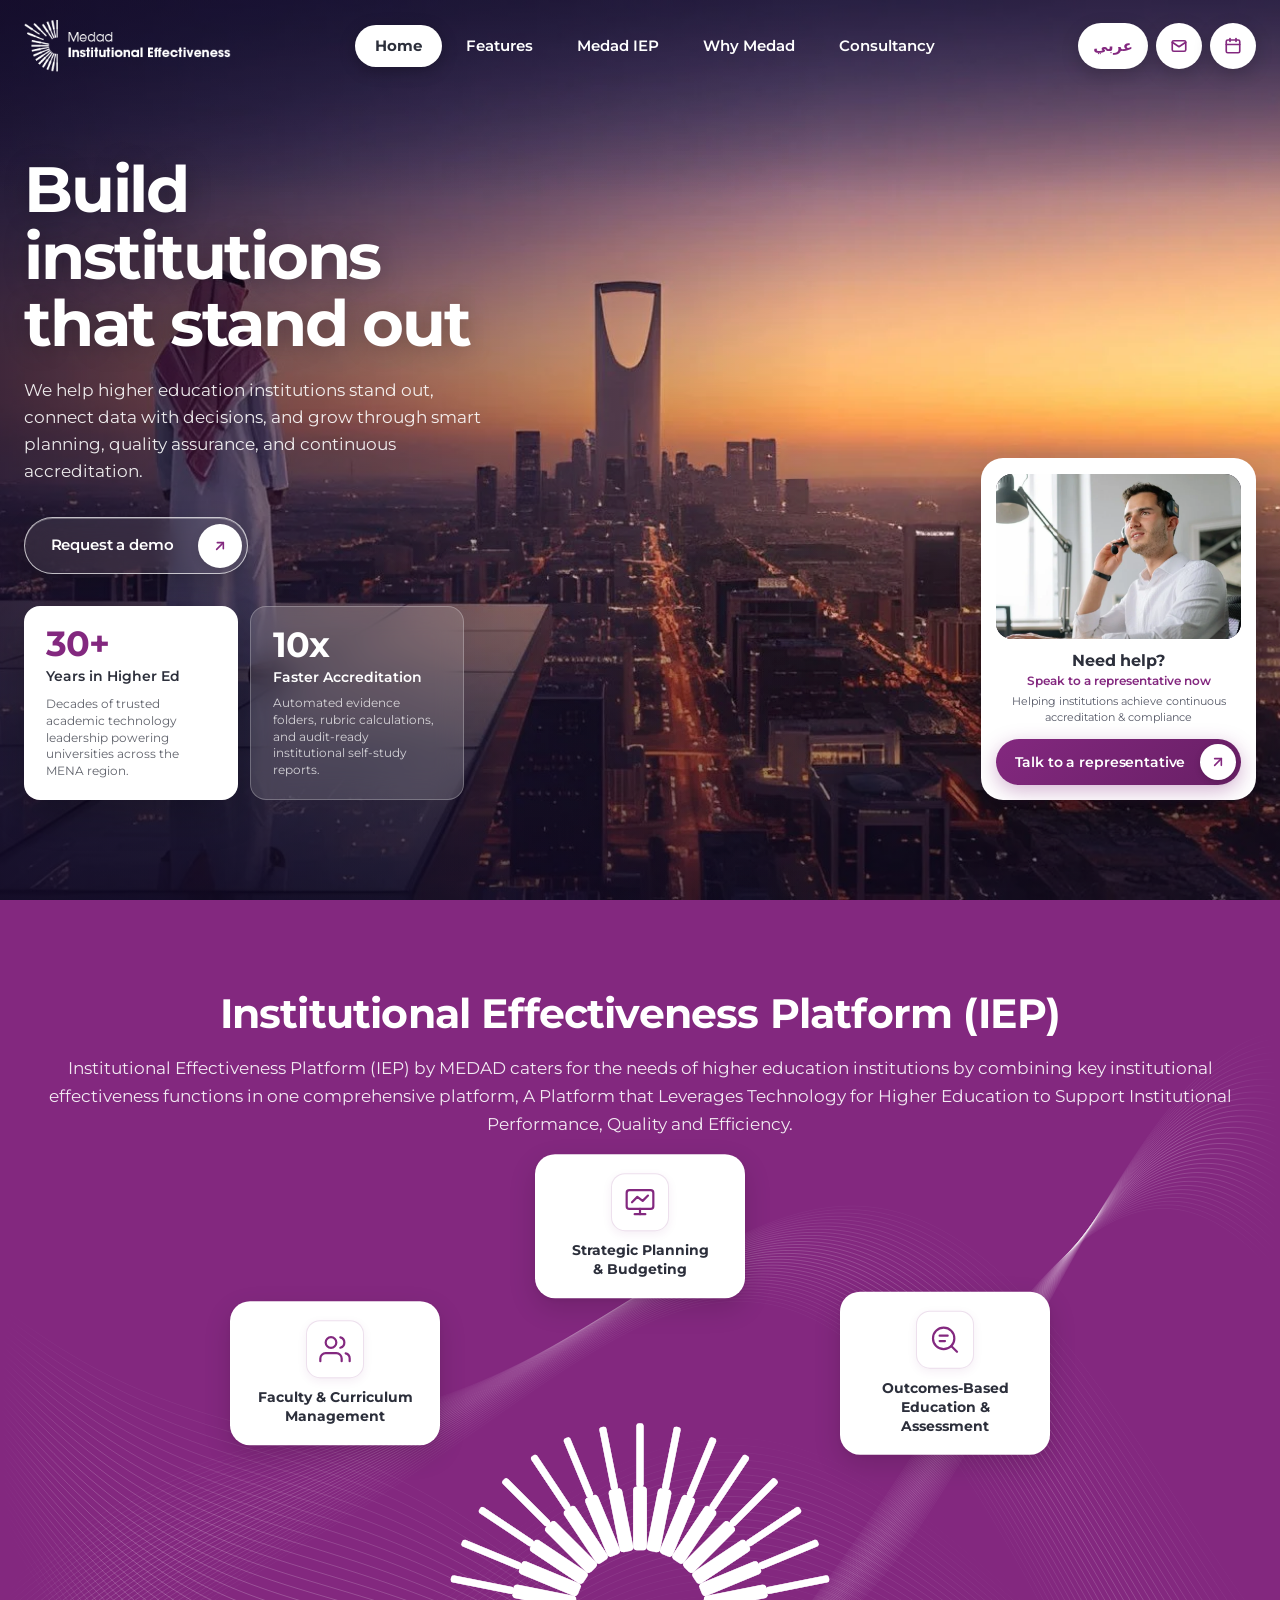
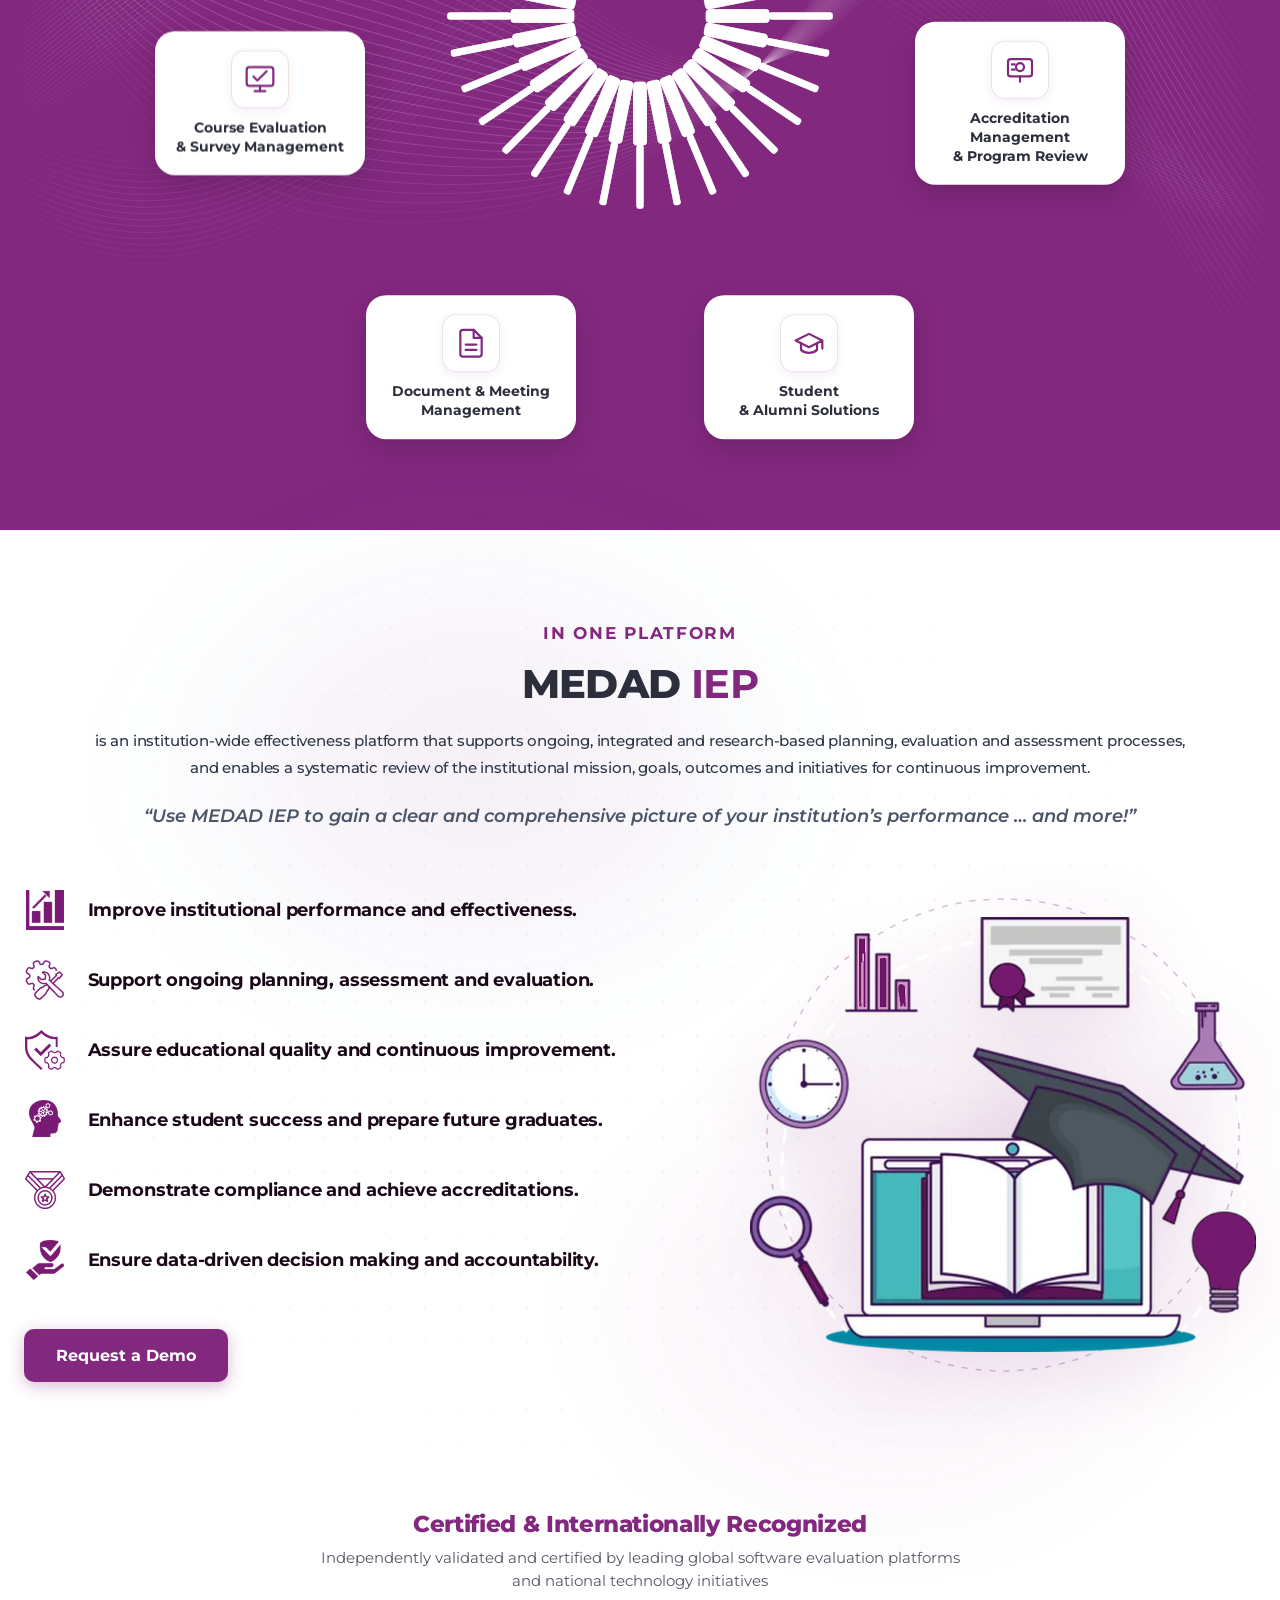
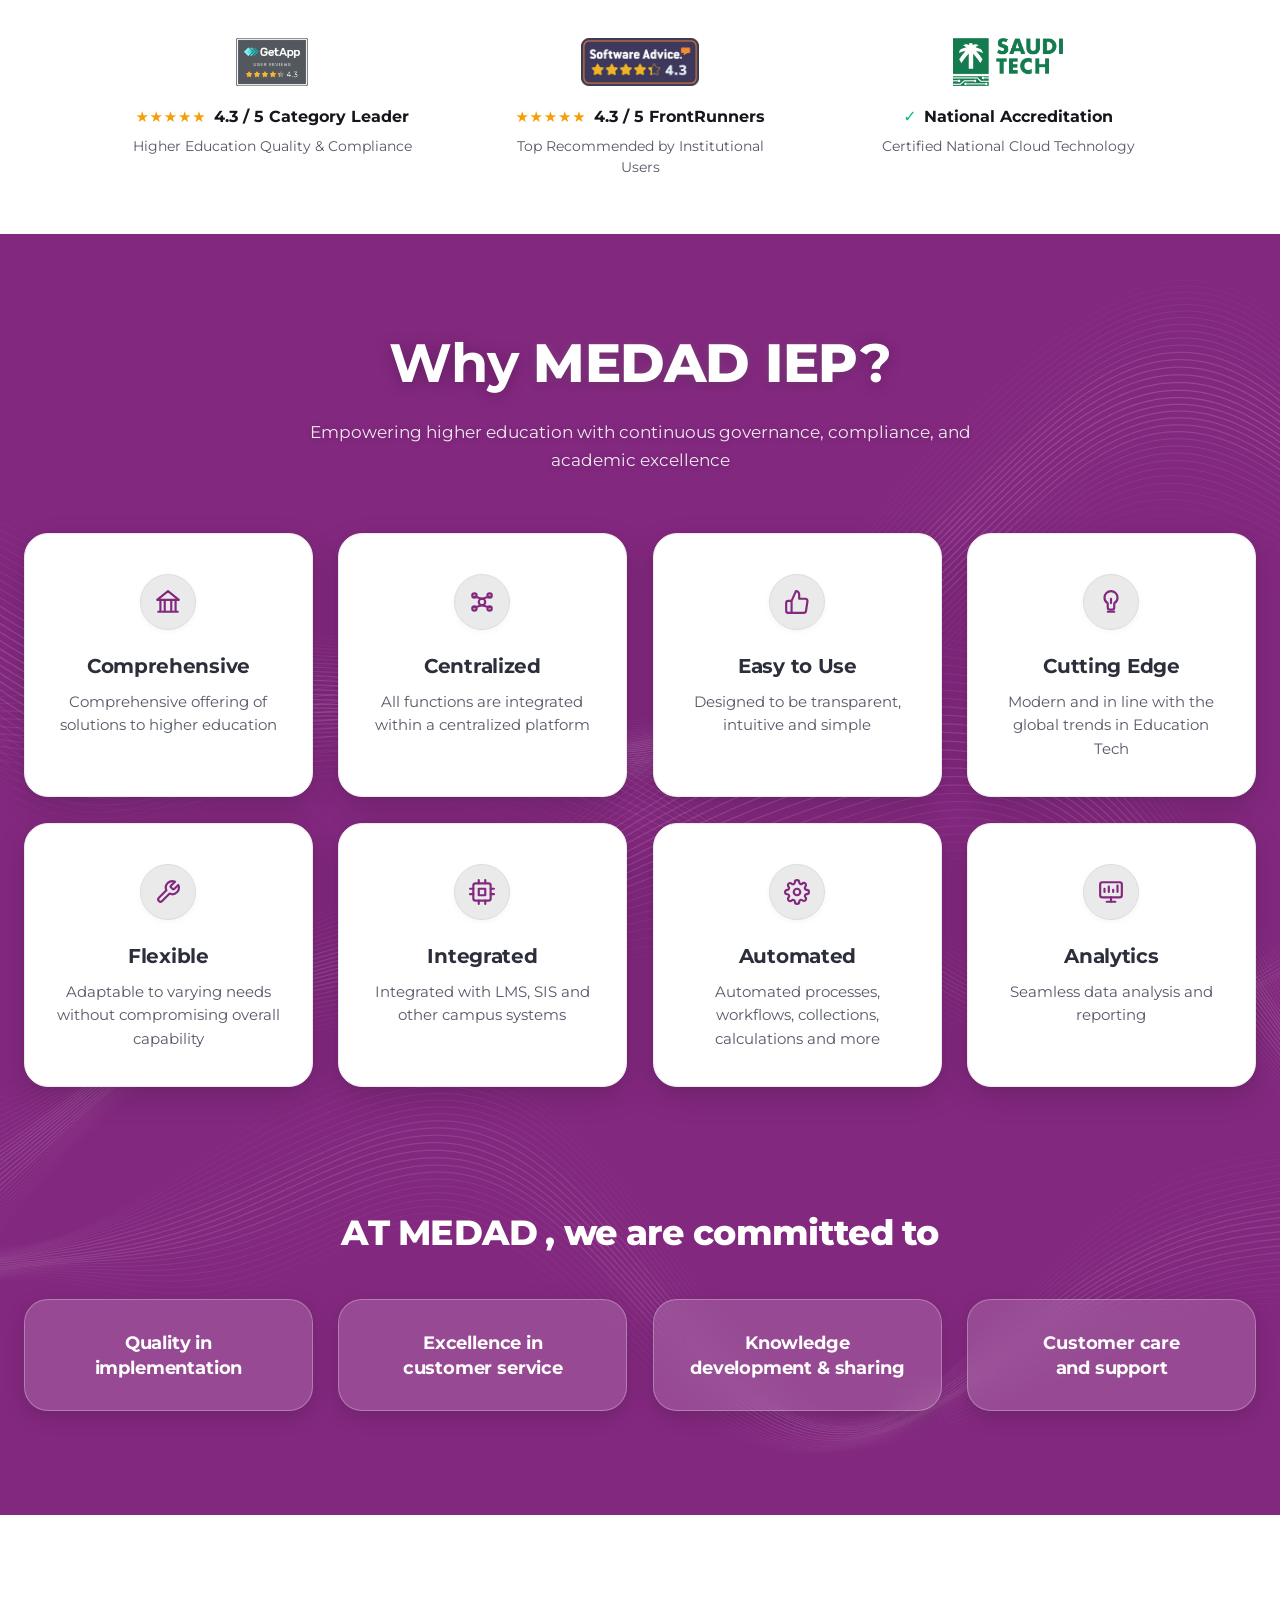
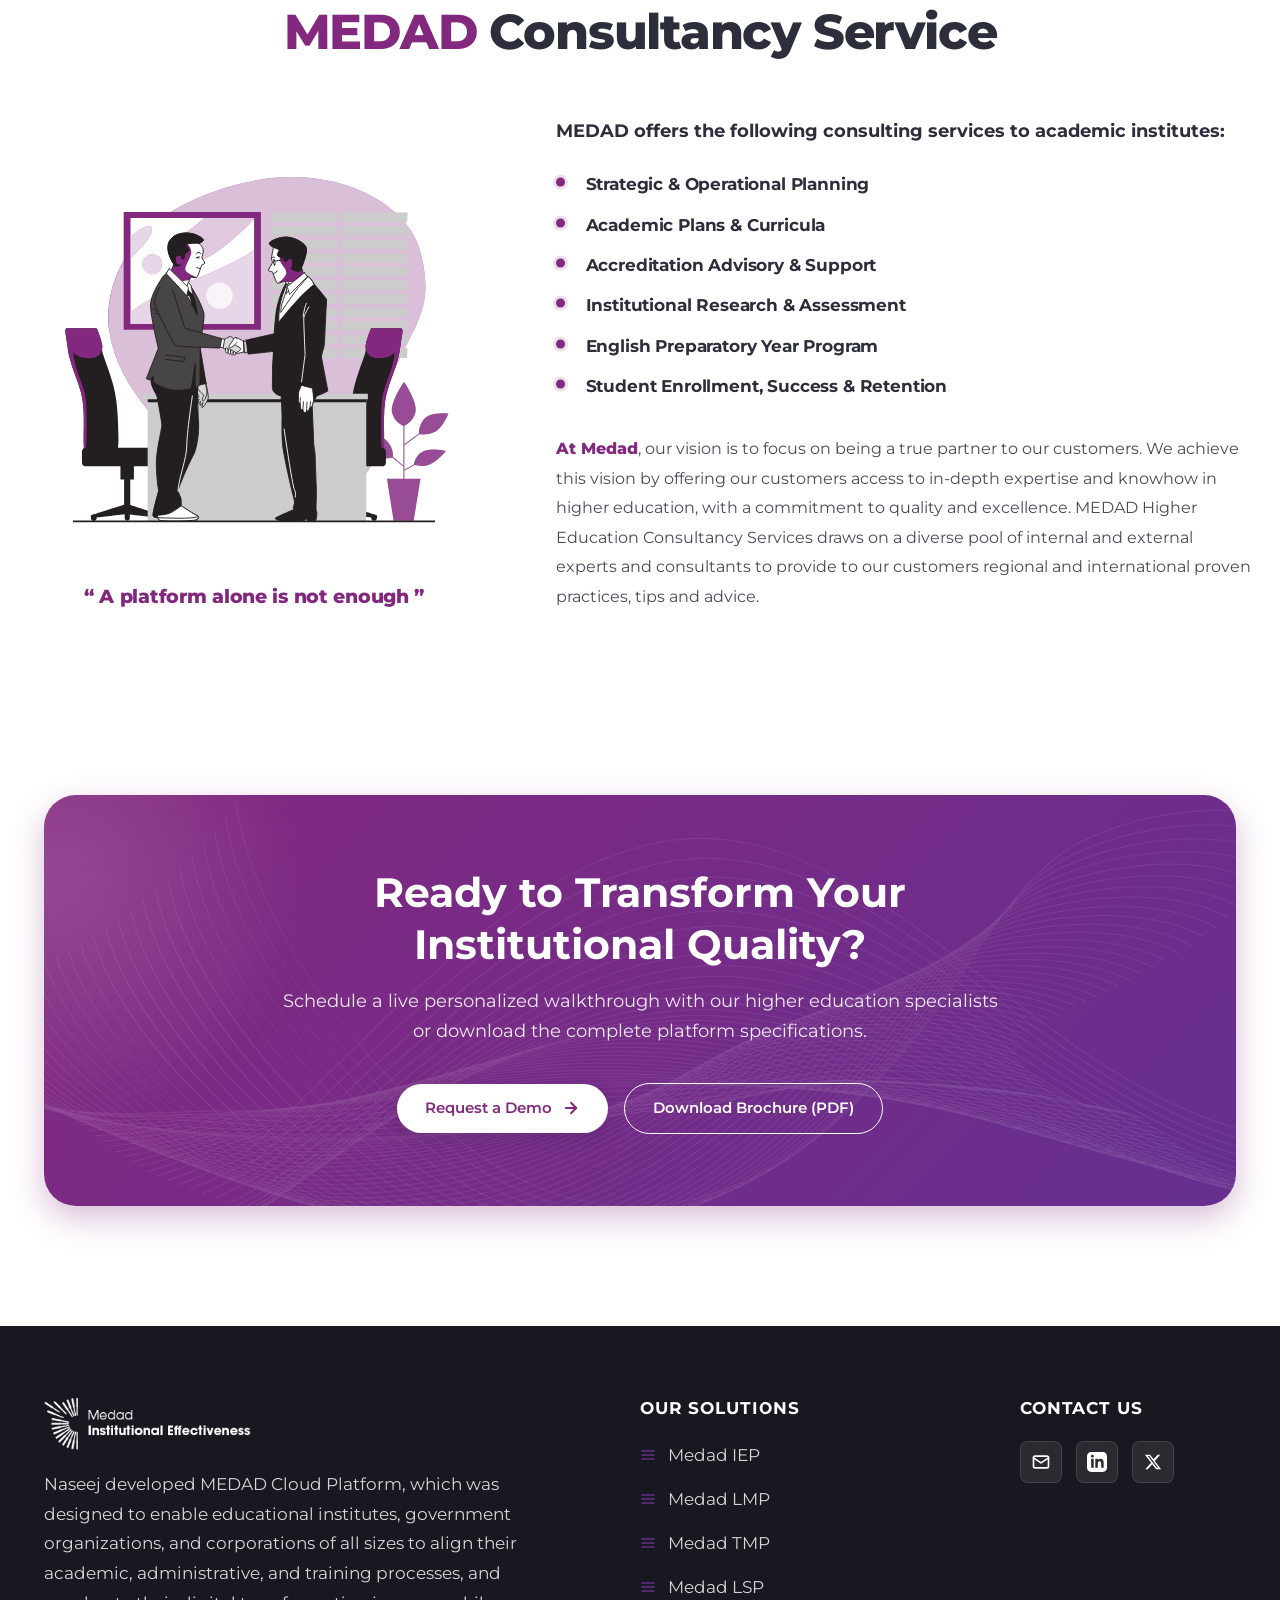
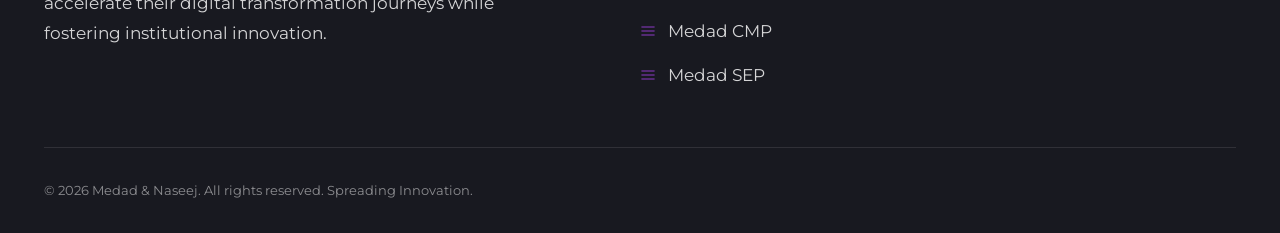
<file: index.html>
<!DOCTYPE html>
<html lang="en" dir="ltr">
<head>
  <meta charset="UTF-8">
  <meta name="viewport" content="width=device-width, initial-scale=1.0">
  <title>Institutional Effectiveness | Medad Cloud Platform</title>
  <meta name="description" content="MEDAD Institutional Effectiveness Platform (IEP) empowers higher education with integrated planning, outcomes assessment, and accreditation management.">
  <meta name="robots" content="index, follow">

  <!-- Canonical & Multilingual Links -->
  <link rel="canonical" href="https://products.medad.com/institutional-effectiveness-platform/">
  <link rel="alternate" hreflang="en" href="https://products.medad.com/institutional-effectiveness-platform/">
  <link rel="alternate" hreflang="ar" href="https://products.medad.com/ar/institutional-effectiveness-platform/">
  <link rel="alternate" hreflang="x-default" href="https://products.medad.com/institutional-effectiveness-platform/">

  <!-- Open Graph -->
  <meta property="og:type" content="website">
  <meta property="og:title" content="Institutional Effectiveness | Medad Cloud Platform">
  <meta property="og:description" content="Institutional Effectiveness Platform (IEP) by MEDAD caters for the needs of higher education institutions by combining key institutional functions.">
  <meta property="og:image" content="assets/images/iep-hero-bg.webp">
  <meta property="og:url" content="https://products.medad.com/institutional-effectiveness-platform/">

  <!-- Google Fonts: Montserrat (Spec: Regular 400, SemiBold 600, Bold 700) -->
  <link rel="preconnect" href="https://fonts.googleapis.com">
  <link rel="preconnect" href="https://fonts.gstatic.com" crossorigin>
  <link href="https://fonts.googleapis.com/css2?family=Montserrat:wght@400;600;700&display=swap" rel="stylesheet">

  <link rel="stylesheet" href="css/style.css?v=3.0">
  <link rel="icon" type="image/webp" href="assets/images/medad-iep-logo-en.webp">

  <style>
    /* Critical Cache-Proof Modal Positioning: locked in dead-center, zero overflow */
    html, body {
      overflow-x: hidden !important;
      max-width: 100vw !important;
      width: 100% !important;
    }
    .modal-overlay {
      position: fixed !important;
      inset: 0 !important;
      width: 100% !important;
      width: 100vw !important;
      height: 100% !important;
      height: 100vh !important;
      height: 100dvh !important;
      background: rgba(20, 22, 28, 0.78) !important;
      backdrop-filter: blur(8px) !important;
      -webkit-backdrop-filter: blur(8px) !important;
      z-index: 99999 !important;
      display: flex !important;
      align-items: center !important;
      justify-content: center !important;
      padding: clamp(0.75rem, 3vw, 1.25rem) !important;
      box-sizing: border-box !important;
      overflow-x: hidden !important;
      overflow-y: auto !important;
    }
    .modal-dialog {
      position: relative !important;
      background: #FFFFFF !important;
      border-radius: clamp(16px, 3.5vw, 24px) !important;
      width: min(480px, calc(100vw - 2rem)) !important;
      max-width: min(480px, calc(100vw - 2rem)) !important;
      min-width: 0 !important;
      padding: clamp(1.25rem, 4vw, 2rem) !important;
      box-sizing: border-box !important;
      box-shadow: 0 25px 60px rgba(0, 0, 0, 0.4) !important;
      max-height: calc(100vh - 2rem) !important;
      max-height: calc(100dvh - 2rem) !important;
      overflow-y: auto !important;
      overflow-x: hidden !important;
      margin: auto !important;
    }
    .modal-close {
      position: absolute !important;
      top: 0.85rem !important;
      right: 0.85rem !important;
      width: 36px !important;
      height: 36px !important;
      min-width: 36px !important;
      min-height: 36px !important;
      border-radius: 50% !important;
      display: flex !important;
      align-items: center !important;
      justify-content: center !important;
      background: rgba(131, 40, 127, 0.08) !important;
      border: none !important;
      cursor: pointer !important;
      color: #83287F !important;
      z-index: 10 !important;
    }
    .modal-close svg {
      width: 20px !important;
      height: 20px !important;
      stroke: #83287F !important;
      stroke-width: 2.5 !important;
    }
    .modal-heading {
      font-size: clamp(1.2rem, 4.5vw, 1.5rem) !important;
      font-weight: 700 !important;
      color: #83287F !important;
      line-height: 1.25 !important;
      margin-bottom: 0.4rem !important;
      padding-right: 2.5rem !important;
      word-break: break-word !important;
      overflow-wrap: break-word !important;
    }
    .modal-sub {
      font-size: clamp(0.8rem, 2.5vw, 0.9rem) !important;
      color: #555866 !important;
      line-height: 1.45 !important;
      margin-bottom: 1.25rem !important;
      word-break: break-word !important;
      overflow-wrap: break-word !important;
    }
    #demoForm, .form-group {
      width: 100% !important;
      max-width: 100% !important;
      min-width: 0 !important;
      box-sizing: border-box !important;
    }
    .form-input, .form-select {
      display: block !important;
      width: 100% !important;
      max-width: 100% !important;
      min-width: 0 !important;
      box-sizing: border-box !important;
      padding: 0.7rem 0.85rem !important;
      font-size: 16px !important;
      border-radius: 10px !important;
    }
    .form-select {
      text-overflow: ellipsis !important;
      overflow: hidden !important;
      white-space: nowrap !important;
    }
    .form-btn {
      display: block !important;
      width: 100% !important;
      max-width: 100% !important;
      min-width: 0 !important;
      box-sizing: border-box !important;
      padding: 0.8rem 1.25rem !important;
      border-radius: 12px !important;
    }
  </style>
</head>
<body>

  <!-- Floating Frosted Header Navigation (Document Level - Stays Forward) -->
  <header class="hero-header" id="mainHeader" role="banner">
    <a href="index.html" class="hero-brand" aria-label="Medad IEP Home">
      <img src="assets/images/medad-iep-logo-en.webp" alt="Medad Institutional Effectiveness Platform" width="272" height="68">
    </a>

    <nav class="hero-pill-nav" role="navigation" aria-label="Main Navigation">
      <span class="hero-pill-indicator" aria-hidden="true"></span>
      <a href="#overview" class="hero-pill-link active">Home</a>
      <a href="#features" class="hero-pill-link">Features</a>
      <a href="#medad-iep" class="hero-pill-link">Medad IEP</a>
      <a href="#why-medad" class="hero-pill-link">Why Medad</a>
      <a href="#consultancy" class="hero-pill-link">Consultancy</a>
    </nav>

    <div class="hero-header-actions">
      <a href="ar/index.html" class="hero-round-btn" id="hero-lang-btn" hreflang="ar" aria-label="Switch language to Arabic" title="العربية">
        <span>عربي</span>
      </a>
      <a href="mailto:info@medad.com" class="hero-round-btn" id="hero-mail-btn" aria-label="Email Medad" title="info@medad.com">
        <svg width="18" height="18" viewBox="0 0 24 24" fill="none" stroke="currentColor" stroke-width="2.2" stroke-linecap="round" stroke-linejoin="round" aria-hidden="true"><rect x="3" y="5" width="18" height="14" rx="2"></rect><polyline points="3 7 12 13 21 7"></polyline></svg>
      </a>
      <a href="#demo" class="hero-round-btn" id="hero-demo-icon-btn" data-open-demo aria-label="Request a Demo" title="Request a Demo">
        <svg width="18" height="18" viewBox="0 0 24 24" fill="none" stroke="currentColor" stroke-width="2.2" stroke-linecap="round" stroke-linejoin="round" aria-hidden="true"><rect x="3" y="4" width="18" height="17" rx="2"></rect><line x1="16" y1="2" x2="16" y2="6"></line><line x1="8" y1="2" x2="8" y2="6"></line><line x1="3" y1="10" x2="21" y2="10"></line></svg>
      </a>
    </div>
  </header>

  <!-- Page Wrapper with Formix-Style Editorial Hero -->
  <div class="page-wrapper">
    <section class="hero-editorial" id="overview">
      <!-- Hero Body Grid (Overlaid on Centered Portrait) -->
      <div class="hero-body-grid">
        <!-- Left Copy Column -->
        <div class="hero-copy-col">
          <h1 class="hero-headline">Build institutions<br>that stand out</h1>
          <p class="hero-description">
            We help higher education institutions stand out, connect data with decisions, and grow through smart planning, quality assurance, and continuous accreditation.
          </p>

          <div class="hero-cta-group">
            <a href="#demo" class="btn btn--hero" id="hero-request-demo-btn" data-open-demo>
              <span>Request a demo</span>
              <span class="btn-arrow-icon" aria-hidden="true">
                <svg width="16" height="16" viewBox="0 0 24 24" fill="none" stroke="currentColor" stroke-width="2.4" stroke-linecap="round" stroke-linejoin="round"><line x1="7" y1="17" x2="17" y2="7"></line><polyline points="8 7 17 7 17 16"></polyline></svg>
              </span>
            </a>
          </div>

          <!-- Bottom Left Stat Cards -->
          <div class="hero-stat-cards">
            <div class="hero-stat-card hero-stat-card--solid">
              <div>
                <div class="hero-stat-number">30+</div>
                <div class="hero-stat-label">Years in Higher Ed</div>
              </div>
              <p class="hero-stat-desc">Decades of trusted academic technology leadership powering universities across the MENA region.</p>
            </div>
            <div class="hero-stat-card hero-stat-card--glass">
              <div>
                <div class="hero-stat-number">10x</div>
                <div class="hero-stat-label">Faster Accreditation</div>
              </div>
              <p class="hero-stat-desc">Automated evidence folders, rubric calculations, and audit-ready institutional self-study reports.</p>
            </div>
          </div>
        </div>

        <!-- Center Spacer for Portrait -->
        <div class="hero-center-spacer" aria-hidden="true"></div>

        <!-- Right Aside Column -->
        <div class="hero-aside-col">
          <!-- Floating White Live Preview Card (Tall Formix Widget) -->
          <aside class="hero-live-card" aria-label="Interactive Preview">
            <div class="live-card-thumb">
              <img src="assets/images/support-rep.webp" alt="Medad support representative on a headset call" width="800" height="960" loading="lazy">
            </div>

            <div class="live-card-body">
              <div class="live-card-name">Need help?</div>
              <div class="live-card-role">Speak to a representative now</div>
              <p class="live-card-desc">Helping institutions achieve continuous accreditation &amp; compliance</p>
            </div>

            <a href="#demo" class="live-card-btn" id="hero-card-demo-btn" data-open-demo>
              <span>Talk to a representative</span>
              <span class="btn-arrow-icon" aria-hidden="true">
                <svg width="16" height="16" viewBox="0 0 24 24" fill="none" stroke="currentColor" stroke-width="2.4" stroke-linecap="round" stroke-linejoin="round"><line x1="7" y1="17" x2="17" y2="7"></line><polyline points="7 7 17 7 17 17"></polyline></svg>
              </span>
            </a>
          </aside>
        </div>
      </div>
    </section>
  </div>

  <!-- Main Landmark -->
  <main id="main-content">

    <!-- Section: A Platform Created for the Entire Institution (Interactive Medad Burst Logo) -->
    <section class="section medad-circle-section" id="features" aria-labelledby="pillars-title">
      <!-- Dynamic Flowing Wave Ribbon Background Elements (Seamless Continuous Wave Mesh - Zero Edges) -->
      <div class="medad-waves-bg" aria-hidden="true">
        <canvas class="medad-waves-canvas" id="medadWavesCanvas"></canvas>
      </div>

      <div class="container">
        <header class="section-head">
          <h2 id="pillars-title" class="section-title">Institutional Effectiveness Platform (IEP)</h2>
          <p class="section-subtitle">
            Institutional Effectiveness Platform (IEP) by MEDAD caters for the needs of higher education institutions by combining key institutional effectiveness functions in one comprehensive platform, A Platform that Leverages Technology for Higher Education to Support Institutional Performance, Quality and Efficiency.
          </p>
        </header>
      </div>

      <!-- Interactive Showcase Stage: Full Page Width -->
      <div class="medad-showcase-stage" id="medadShowcaseStage">
          <!-- Left Column: Burst Logo & Satellite Nodes -->
          <div class="medad-stage-left" id="medadStageLeft">
            <!-- Interactive Circular Medad Logo Hub -->
            <div class="medad-burst-hub" id="medadBurstHub">
              <!-- Central Medad Emblem Circle (Exact brand logo constructed as individual interactive vector shapes) -->
              <div class="medad-logo-core">
            <div class="medad-circle-disc" id="medadCircleDisc">
              <svg xmlns="http://www.w3.org/2000/svg" viewBox="0 0 800 800" width="100%" height="100%" class="medad-interactive-vector-emblem" id="medadInteractiveSvg" aria-label="Medad Institutional Effectiveness Platform Symbol" shape-rendering="geometricPrecision" text-rendering="geometricPrecision" image-rendering="optimizeQuality">
                <!-- All 32 Complete Vector Rectangular Rods in Pure White (#FFFFFF) arranged in circle directly over purple section background -->
                <!-- In rest state, all rods stay completely inside the circle (radius 120 to 350 <= 392) -->
                <!-- Thick parts look inwards toward the circle, thin parts point outwards -->
                <g class="medad-vec-rods-container" id="medadVecRodsContainer">
                  <!-- Rod  0:   0.0 deg -->
                  <g class="medad-vec-rod-pivot" data-rod-index="0" transform="rotate(0.0, 400, 400)">
                    <g class="medad-vec-rod" data-rod="0" data-feature="2" shape-rendering="geometricPrecision">
                      <rect x="510" y="378" width="250" height="44" fill="transparent" class="medad-rod-hitbox" />
                      <rect x="520" y="388" width="115" height="24" rx="6" fill="#FFFFFF" stroke="#FFFFFF" stroke-width="0.75" stroke-linejoin="round" vector-effect="non-scaling-stroke" shape-rendering="geometricPrecision" class="medad-rod-head" />
                      <rect x="635" y="394" width="115" height="12" rx="4" fill="#FFFFFF" stroke="#FFFFFF" stroke-width="0.75" stroke-linejoin="round" vector-effect="non-scaling-stroke" shape-rendering="geometricPrecision" class="medad-rod-stem" />
                    </g>
                  </g>

                  <!-- Rod  1:  11.2 deg -->
                  <g class="medad-vec-rod-pivot" data-rod-index="1" transform="rotate(11.25, 400, 400)">
                    <g class="medad-vec-rod" data-rod="1" data-feature="2" shape-rendering="geometricPrecision">
                      <rect x="510" y="378" width="250" height="44" fill="transparent" class="medad-rod-hitbox" />
                      <rect x="520" y="388" width="115" height="24" rx="6" fill="#FFFFFF" stroke="#FFFFFF" stroke-width="0.75" stroke-linejoin="round" vector-effect="non-scaling-stroke" shape-rendering="geometricPrecision" class="medad-rod-head" />
                      <rect x="635" y="394" width="115" height="12" rx="4" fill="#FFFFFF" stroke="#FFFFFF" stroke-width="0.75" stroke-linejoin="round" vector-effect="non-scaling-stroke" shape-rendering="geometricPrecision" class="medad-rod-stem" />
                    </g>
                  </g>

                  <!-- Rod  2:  22.5 deg -->
                  <g class="medad-vec-rod-pivot" data-rod-index="2" transform="rotate(22.5, 400, 400)">
                    <g class="medad-vec-rod" data-rod="2" data-feature="2" shape-rendering="geometricPrecision">
                      <rect x="510" y="378" width="250" height="44" fill="transparent" class="medad-rod-hitbox" />
                      <rect x="520" y="388" width="115" height="24" rx="6" fill="#FFFFFF" stroke="#FFFFFF" stroke-width="0.75" stroke-linejoin="round" vector-effect="non-scaling-stroke" shape-rendering="geometricPrecision" class="medad-rod-head" />
                      <rect x="635" y="394" width="115" height="12" rx="4" fill="#FFFFFF" stroke="#FFFFFF" stroke-width="0.75" stroke-linejoin="round" vector-effect="non-scaling-stroke" shape-rendering="geometricPrecision" class="medad-rod-stem" />
                    </g>
                  </g>

                  <!-- Rod  3:  33.8 deg -->
                  <g class="medad-vec-rod-pivot" data-rod-index="3" transform="rotate(33.75, 400, 400)">
                    <g class="medad-vec-rod" data-rod="3" data-feature="3" shape-rendering="geometricPrecision">
                      <rect x="510" y="378" width="250" height="44" fill="transparent" class="medad-rod-hitbox" />
                      <rect x="520" y="388" width="115" height="24" rx="6" fill="#FFFFFF" stroke="#FFFFFF" stroke-width="0.75" stroke-linejoin="round" vector-effect="non-scaling-stroke" shape-rendering="geometricPrecision" class="medad-rod-head" />
                      <rect x="635" y="394" width="115" height="12" rx="4" fill="#FFFFFF" stroke="#FFFFFF" stroke-width="0.75" stroke-linejoin="round" vector-effect="non-scaling-stroke" shape-rendering="geometricPrecision" class="medad-rod-stem" />
                    </g>
                  </g>

                  <!-- Rod  4:  45.0 deg -->
                  <g class="medad-vec-rod-pivot" data-rod-index="4" transform="rotate(45.0, 400, 400)">
                    <g class="medad-vec-rod" data-rod="4" data-feature="3" shape-rendering="geometricPrecision">
                      <rect x="510" y="378" width="250" height="44" fill="transparent" class="medad-rod-hitbox" />
                      <rect x="520" y="388" width="115" height="24" rx="6" fill="#FFFFFF" stroke="#FFFFFF" stroke-width="0.75" stroke-linejoin="round" vector-effect="non-scaling-stroke" shape-rendering="geometricPrecision" class="medad-rod-head" />
                      <rect x="635" y="394" width="115" height="12" rx="4" fill="#FFFFFF" stroke="#FFFFFF" stroke-width="0.75" stroke-linejoin="round" vector-effect="non-scaling-stroke" shape-rendering="geometricPrecision" class="medad-rod-stem" />
                    </g>
                  </g>

                  <!-- Rod  5:  56.2 deg -->
                  <g class="medad-vec-rod-pivot" data-rod-index="5" transform="rotate(56.25, 400, 400)">
                    <g class="medad-vec-rod" data-rod="5" data-feature="3" shape-rendering="geometricPrecision">
                      <rect x="510" y="378" width="250" height="44" fill="transparent" class="medad-rod-hitbox" />
                      <rect x="520" y="388" width="115" height="24" rx="6" fill="#FFFFFF" stroke="#FFFFFF" stroke-width="0.75" stroke-linejoin="round" vector-effect="non-scaling-stroke" shape-rendering="geometricPrecision" class="medad-rod-head" />
                      <rect x="635" y="394" width="115" height="12" rx="4" fill="#FFFFFF" stroke="#FFFFFF" stroke-width="0.75" stroke-linejoin="round" vector-effect="non-scaling-stroke" shape-rendering="geometricPrecision" class="medad-rod-stem" />
                    </g>
                  </g>

                  <!-- Rod  6:  67.5 deg -->
                  <g class="medad-vec-rod-pivot" data-rod-index="6" transform="rotate(67.5, 400, 400)">
                    <g class="medad-vec-rod" data-rod="6" data-feature="3" shape-rendering="geometricPrecision">
                      <rect x="510" y="378" width="250" height="44" fill="transparent" class="medad-rod-hitbox" />
                      <rect x="520" y="388" width="115" height="24" rx="6" fill="#FFFFFF" stroke="#FFFFFF" stroke-width="0.75" stroke-linejoin="round" vector-effect="non-scaling-stroke" shape-rendering="geometricPrecision" class="medad-rod-head" />
                      <rect x="635" y="394" width="115" height="12" rx="4" fill="#FFFFFF" stroke="#FFFFFF" stroke-width="0.75" stroke-linejoin="round" vector-effect="non-scaling-stroke" shape-rendering="geometricPrecision" class="medad-rod-stem" />
                    </g>
                  </g>

                  <!-- Rod  7:  78.8 deg -->
                  <g class="medad-vec-rod-pivot" data-rod-index="7" transform="rotate(78.75, 400, 400)">
                    <g class="medad-vec-rod" data-rod="7" data-feature="4" shape-rendering="geometricPrecision">
                      <rect x="510" y="378" width="250" height="44" fill="transparent" class="medad-rod-hitbox" />
                      <rect x="520" y="388" width="115" height="24" rx="6" fill="#FFFFFF" stroke="#FFFFFF" stroke-width="0.75" stroke-linejoin="round" vector-effect="non-scaling-stroke" shape-rendering="geometricPrecision" class="medad-rod-head" />
                      <rect x="635" y="394" width="115" height="12" rx="4" fill="#FFFFFF" stroke="#FFFFFF" stroke-width="0.75" stroke-linejoin="round" vector-effect="non-scaling-stroke" shape-rendering="geometricPrecision" class="medad-rod-stem" />
                    </g>
                  </g>

                  <!-- Rod  8:  90.0 deg -->
                  <g class="medad-vec-rod-pivot" data-rod-index="8" transform="rotate(90.0, 400, 400)">
                    <g class="medad-vec-rod" data-rod="8" data-feature="4" shape-rendering="geometricPrecision">
                      <rect x="510" y="378" width="250" height="44" fill="transparent" class="medad-rod-hitbox" />
                      <rect x="520" y="388" width="115" height="24" rx="6" fill="#FFFFFF" stroke="#FFFFFF" stroke-width="0.75" stroke-linejoin="round" vector-effect="non-scaling-stroke" shape-rendering="geometricPrecision" class="medad-rod-head" />
                      <rect x="635" y="394" width="115" height="12" rx="4" fill="#FFFFFF" stroke="#FFFFFF" stroke-width="0.75" stroke-linejoin="round" vector-effect="non-scaling-stroke" shape-rendering="geometricPrecision" class="medad-rod-stem" />
                    </g>
                  </g>

                  <!-- Rod  9: 101.2 deg -->
                  <g class="medad-vec-rod-pivot" data-rod-index="9" transform="rotate(101.25, 400, 400)">
                    <g class="medad-vec-rod" data-rod="9" data-feature="4" shape-rendering="geometricPrecision">
                      <rect x="510" y="378" width="250" height="44" fill="transparent" class="medad-rod-hitbox" />
                      <rect x="520" y="388" width="115" height="24" rx="6" fill="#FFFFFF" stroke="#FFFFFF" stroke-width="0.75" stroke-linejoin="round" vector-effect="non-scaling-stroke" shape-rendering="geometricPrecision" class="medad-rod-head" />
                      <rect x="635" y="394" width="115" height="12" rx="4" fill="#FFFFFF" stroke="#FFFFFF" stroke-width="0.75" stroke-linejoin="round" vector-effect="non-scaling-stroke" shape-rendering="geometricPrecision" class="medad-rod-stem" />
                    </g>
                  </g>

                  <!-- Rod 10: 112.5 deg -->
                  <g class="medad-vec-rod-pivot" data-rod-index="10" transform="rotate(112.5, 400, 400)">
                    <g class="medad-vec-rod" data-rod="10" data-feature="4" shape-rendering="geometricPrecision">
                      <rect x="510" y="378" width="250" height="44" fill="transparent" class="medad-rod-hitbox" />
                      <rect x="520" y="388" width="115" height="24" rx="6" fill="#FFFFFF" stroke="#FFFFFF" stroke-width="0.75" stroke-linejoin="round" vector-effect="non-scaling-stroke" shape-rendering="geometricPrecision" class="medad-rod-head" />
                      <rect x="635" y="394" width="115" height="12" rx="4" fill="#FFFFFF" stroke="#FFFFFF" stroke-width="0.75" stroke-linejoin="round" vector-effect="non-scaling-stroke" shape-rendering="geometricPrecision" class="medad-rod-stem" />
                    </g>
                  </g>

                  <!-- Rod 11: 123.8 deg -->
                  <g class="medad-vec-rod-pivot" data-rod-index="11" transform="rotate(123.75, 400, 400)">
                    <g class="medad-vec-rod" data-rod="11" data-feature="4" shape-rendering="geometricPrecision">
                      <rect x="510" y="378" width="250" height="44" fill="transparent" class="medad-rod-hitbox" />
                      <rect x="520" y="388" width="115" height="24" rx="6" fill="#FFFFFF" stroke="#FFFFFF" stroke-width="0.75" stroke-linejoin="round" vector-effect="non-scaling-stroke" shape-rendering="geometricPrecision" class="medad-rod-head" />
                      <rect x="635" y="394" width="115" height="12" rx="4" fill="#FFFFFF" stroke="#FFFFFF" stroke-width="0.75" stroke-linejoin="round" vector-effect="non-scaling-stroke" shape-rendering="geometricPrecision" class="medad-rod-stem" />
                    </g>
                  </g>

                  <!-- Rod 12: 135.0 deg -->
                  <g class="medad-vec-rod-pivot" data-rod-index="12" transform="rotate(135.0, 400, 400)">
                    <g class="medad-vec-rod" data-rod="12" data-feature="5" shape-rendering="geometricPrecision">
                      <rect x="510" y="378" width="250" height="44" fill="transparent" class="medad-rod-hitbox" />
                      <rect x="520" y="388" width="115" height="24" rx="6" fill="#FFFFFF" stroke="#FFFFFF" stroke-width="0.75" stroke-linejoin="round" vector-effect="non-scaling-stroke" shape-rendering="geometricPrecision" class="medad-rod-head" />
                      <rect x="635" y="394" width="115" height="12" rx="4" fill="#FFFFFF" stroke="#FFFFFF" stroke-width="0.75" stroke-linejoin="round" vector-effect="non-scaling-stroke" shape-rendering="geometricPrecision" class="medad-rod-stem" />
                    </g>
                  </g>

                  <!-- Rod 13: 146.2 deg -->
                  <g class="medad-vec-rod-pivot" data-rod-index="13" transform="rotate(146.25, 400, 400)">
                    <g class="medad-vec-rod" data-rod="13" data-feature="5" shape-rendering="geometricPrecision">
                      <rect x="510" y="378" width="250" height="44" fill="transparent" class="medad-rod-hitbox" />
                      <rect x="520" y="388" width="115" height="24" rx="6" fill="#FFFFFF" stroke="#FFFFFF" stroke-width="0.75" stroke-linejoin="round" vector-effect="non-scaling-stroke" shape-rendering="geometricPrecision" class="medad-rod-head" />
                      <rect x="635" y="394" width="115" height="12" rx="4" fill="#FFFFFF" stroke="#FFFFFF" stroke-width="0.75" stroke-linejoin="round" vector-effect="non-scaling-stroke" shape-rendering="geometricPrecision" class="medad-rod-stem" />
                    </g>
                  </g>

                  <!-- Rod 14: 157.5 deg -->
                  <g class="medad-vec-rod-pivot" data-rod-index="14" transform="rotate(157.5, 400, 400)">
                    <g class="medad-vec-rod" data-rod="14" data-feature="5" shape-rendering="geometricPrecision">
                      <rect x="510" y="378" width="250" height="44" fill="transparent" class="medad-rod-hitbox" />
                      <rect x="520" y="388" width="115" height="24" rx="6" fill="#FFFFFF" stroke="#FFFFFF" stroke-width="0.75" stroke-linejoin="round" vector-effect="non-scaling-stroke" shape-rendering="geometricPrecision" class="medad-rod-head" />
                      <rect x="635" y="394" width="115" height="12" rx="4" fill="#FFFFFF" stroke="#FFFFFF" stroke-width="0.75" stroke-linejoin="round" vector-effect="non-scaling-stroke" shape-rendering="geometricPrecision" class="medad-rod-stem" />
                    </g>
                  </g>

                  <!-- Rod 15: 168.8 deg -->
                  <g class="medad-vec-rod-pivot" data-rod-index="15" transform="rotate(168.75, 400, 400)">
                    <g class="medad-vec-rod" data-rod="15" data-feature="5" shape-rendering="geometricPrecision">
                      <rect x="510" y="378" width="250" height="44" fill="transparent" class="medad-rod-hitbox" />
                      <rect x="520" y="388" width="115" height="24" rx="6" fill="#FFFFFF" stroke="#FFFFFF" stroke-width="0.75" stroke-linejoin="round" vector-effect="non-scaling-stroke" shape-rendering="geometricPrecision" class="medad-rod-head" />
                      <rect x="635" y="394" width="115" height="12" rx="4" fill="#FFFFFF" stroke="#FFFFFF" stroke-width="0.75" stroke-linejoin="round" vector-effect="non-scaling-stroke" shape-rendering="geometricPrecision" class="medad-rod-stem" />
                    </g>
                  </g>

                  <!-- Rod 16: 180.0 deg -->
                  <g class="medad-vec-rod-pivot" data-rod-index="16" transform="rotate(180.0, 400, 400)">
                    <g class="medad-vec-rod" data-rod="16" data-feature="6" shape-rendering="geometricPrecision">
                      <rect x="510" y="378" width="250" height="44" fill="transparent" class="medad-rod-hitbox" />
                      <rect x="520" y="388" width="115" height="24" rx="6" fill="#FFFFFF" stroke="#FFFFFF" stroke-width="0.75" stroke-linejoin="round" vector-effect="non-scaling-stroke" shape-rendering="geometricPrecision" class="medad-rod-head" />
                      <rect x="635" y="394" width="115" height="12" rx="4" fill="#FFFFFF" stroke="#FFFFFF" stroke-width="0.75" stroke-linejoin="round" vector-effect="non-scaling-stroke" shape-rendering="geometricPrecision" class="medad-rod-stem" />
                    </g>
                  </g>

                  <!-- Rod 17: 191.2 deg -->
                  <g class="medad-vec-rod-pivot" data-rod-index="17" transform="rotate(191.25, 400, 400)">
                    <g class="medad-vec-rod" data-rod="17" data-feature="6" shape-rendering="geometricPrecision">
                      <rect x="510" y="378" width="250" height="44" fill="transparent" class="medad-rod-hitbox" />
                      <rect x="520" y="388" width="115" height="24" rx="6" fill="#FFFFFF" stroke="#FFFFFF" stroke-width="0.75" stroke-linejoin="round" vector-effect="non-scaling-stroke" shape-rendering="geometricPrecision" class="medad-rod-head" />
                      <rect x="635" y="394" width="115" height="12" rx="4" fill="#FFFFFF" stroke="#FFFFFF" stroke-width="0.75" stroke-linejoin="round" vector-effect="non-scaling-stroke" shape-rendering="geometricPrecision" class="medad-rod-stem" />
                    </g>
                  </g>

                  <!-- Rod 18: 202.5 deg -->
                  <g class="medad-vec-rod-pivot" data-rod-index="18" transform="rotate(202.5, 400, 400)">
                    <g class="medad-vec-rod" data-rod="18" data-feature="6" shape-rendering="geometricPrecision">
                      <rect x="510" y="378" width="250" height="44" fill="transparent" class="medad-rod-hitbox" />
                      <rect x="520" y="388" width="115" height="24" rx="6" fill="#FFFFFF" stroke="#FFFFFF" stroke-width="0.75" stroke-linejoin="round" vector-effect="non-scaling-stroke" shape-rendering="geometricPrecision" class="medad-rod-head" />
                      <rect x="635" y="394" width="115" height="12" rx="4" fill="#FFFFFF" stroke="#FFFFFF" stroke-width="0.75" stroke-linejoin="round" vector-effect="non-scaling-stroke" shape-rendering="geometricPrecision" class="medad-rod-stem" />
                    </g>
                  </g>

                  <!-- Rod 19: 213.8 deg -->
                  <g class="medad-vec-rod-pivot" data-rod-index="19" transform="rotate(213.75, 400, 400)">
                    <g class="medad-vec-rod" data-rod="19" data-feature="6" shape-rendering="geometricPrecision">
                      <rect x="510" y="378" width="250" height="44" fill="transparent" class="medad-rod-hitbox" />
                      <rect x="520" y="388" width="115" height="24" rx="6" fill="#FFFFFF" stroke="#FFFFFF" stroke-width="0.75" stroke-linejoin="round" vector-effect="non-scaling-stroke" shape-rendering="geometricPrecision" class="medad-rod-head" />
                      <rect x="635" y="394" width="115" height="12" rx="4" fill="#FFFFFF" stroke="#FFFFFF" stroke-width="0.75" stroke-linejoin="round" vector-effect="non-scaling-stroke" shape-rendering="geometricPrecision" class="medad-rod-stem" />
                    </g>
                  </g>

                  <!-- Rod 20: 225.0 deg -->
                  <g class="medad-vec-rod-pivot" data-rod-index="20" transform="rotate(225.0, 400, 400)">
                    <g class="medad-vec-rod" data-rod="20" data-feature="6" shape-rendering="geometricPrecision">
                      <rect x="510" y="378" width="250" height="44" fill="transparent" class="medad-rod-hitbox" />
                      <rect x="520" y="388" width="115" height="24" rx="6" fill="#FFFFFF" stroke="#FFFFFF" stroke-width="0.75" stroke-linejoin="round" vector-effect="non-scaling-stroke" shape-rendering="geometricPrecision" class="medad-rod-head" />
                      <rect x="635" y="394" width="115" height="12" rx="4" fill="#FFFFFF" stroke="#FFFFFF" stroke-width="0.75" stroke-linejoin="round" vector-effect="non-scaling-stroke" shape-rendering="geometricPrecision" class="medad-rod-stem" />
                    </g>
                  </g>

                  <!-- Rod 21: 236.2 deg -->
                  <g class="medad-vec-rod-pivot" data-rod-index="21" transform="rotate(236.25, 400, 400)">
                    <g class="medad-vec-rod" data-rod="21" data-feature="0" shape-rendering="geometricPrecision">
                      <rect x="510" y="378" width="250" height="44" fill="transparent" class="medad-rod-hitbox" />
                      <rect x="520" y="388" width="115" height="24" rx="6" fill="#FFFFFF" stroke="#FFFFFF" stroke-width="0.75" stroke-linejoin="round" vector-effect="non-scaling-stroke" shape-rendering="geometricPrecision" class="medad-rod-head" />
                      <rect x="635" y="394" width="115" height="12" rx="4" fill="#FFFFFF" stroke="#FFFFFF" stroke-width="0.75" stroke-linejoin="round" vector-effect="non-scaling-stroke" shape-rendering="geometricPrecision" class="medad-rod-stem" />
                    </g>
                  </g>

                  <!-- Rod 22: 247.5 deg -->
                  <g class="medad-vec-rod-pivot" data-rod-index="22" transform="rotate(247.5, 400, 400)">
                    <g class="medad-vec-rod" data-rod="22" data-feature="0" shape-rendering="geometricPrecision">
                      <rect x="510" y="378" width="250" height="44" fill="transparent" class="medad-rod-hitbox" />
                      <rect x="520" y="388" width="115" height="24" rx="6" fill="#FFFFFF" stroke="#FFFFFF" stroke-width="0.75" stroke-linejoin="round" vector-effect="non-scaling-stroke" shape-rendering="geometricPrecision" class="medad-rod-head" />
                      <rect x="635" y="394" width="115" height="12" rx="4" fill="#FFFFFF" stroke="#FFFFFF" stroke-width="0.75" stroke-linejoin="round" vector-effect="non-scaling-stroke" shape-rendering="geometricPrecision" class="medad-rod-stem" />
                    </g>
                  </g>

                  <!-- Rod 23: 258.8 deg -->
                  <g class="medad-vec-rod-pivot" data-rod-index="23" transform="rotate(258.75, 400, 400)">
                    <g class="medad-vec-rod" data-rod="23" data-feature="0" shape-rendering="geometricPrecision">
                      <rect x="510" y="378" width="250" height="44" fill="transparent" class="medad-rod-hitbox" />
                      <rect x="520" y="388" width="115" height="24" rx="6" fill="#FFFFFF" stroke="#FFFFFF" stroke-width="0.75" stroke-linejoin="round" vector-effect="non-scaling-stroke" shape-rendering="geometricPrecision" class="medad-rod-head" />
                      <rect x="635" y="394" width="115" height="12" rx="4" fill="#FFFFFF" stroke="#FFFFFF" stroke-width="0.75" stroke-linejoin="round" vector-effect="non-scaling-stroke" shape-rendering="geometricPrecision" class="medad-rod-stem" />
                    </g>
                  </g>

                  <!-- Rod 24: 270.0 deg -->
                  <g class="medad-vec-rod-pivot" data-rod-index="24" transform="rotate(270.0, 400, 400)">
                    <g class="medad-vec-rod" data-rod="24" data-feature="0" shape-rendering="geometricPrecision">
                      <rect x="510" y="378" width="250" height="44" fill="transparent" class="medad-rod-hitbox" />
                      <rect x="520" y="388" width="115" height="24" rx="6" fill="#FFFFFF" stroke="#FFFFFF" stroke-width="0.75" stroke-linejoin="round" vector-effect="non-scaling-stroke" shape-rendering="geometricPrecision" class="medad-rod-head" />
                      <rect x="635" y="394" width="115" height="12" rx="4" fill="#FFFFFF" stroke="#FFFFFF" stroke-width="0.75" stroke-linejoin="round" vector-effect="non-scaling-stroke" shape-rendering="geometricPrecision" class="medad-rod-stem" />
                    </g>
                  </g>

                  <!-- Rod 25: 281.2 deg -->
                  <g class="medad-vec-rod-pivot" data-rod-index="25" transform="rotate(281.25, 400, 400)">
                    <g class="medad-vec-rod" data-rod="25" data-feature="1" shape-rendering="geometricPrecision">
                      <rect x="510" y="378" width="250" height="44" fill="transparent" class="medad-rod-hitbox" />
                      <rect x="520" y="388" width="115" height="24" rx="6" fill="#FFFFFF" stroke="#FFFFFF" stroke-width="0.75" stroke-linejoin="round" vector-effect="non-scaling-stroke" shape-rendering="geometricPrecision" class="medad-rod-head" />
                      <rect x="635" y="394" width="115" height="12" rx="4" fill="#FFFFFF" stroke="#FFFFFF" stroke-width="0.75" stroke-linejoin="round" vector-effect="non-scaling-stroke" shape-rendering="geometricPrecision" class="medad-rod-stem" />
                    </g>
                  </g>

                  <!-- Rod 26: 292.5 deg -->
                  <g class="medad-vec-rod-pivot" data-rod-index="26" transform="rotate(292.5, 400, 400)">
                    <g class="medad-vec-rod" data-rod="26" data-feature="1" shape-rendering="geometricPrecision">
                      <rect x="510" y="378" width="250" height="44" fill="transparent" class="medad-rod-hitbox" />
                      <rect x="520" y="388" width="115" height="24" rx="6" fill="#FFFFFF" stroke="#FFFFFF" stroke-width="0.75" stroke-linejoin="round" vector-effect="non-scaling-stroke" shape-rendering="geometricPrecision" class="medad-rod-head" />
                      <rect x="635" y="394" width="115" height="12" rx="4" fill="#FFFFFF" stroke="#FFFFFF" stroke-width="0.75" stroke-linejoin="round" vector-effect="non-scaling-stroke" shape-rendering="geometricPrecision" class="medad-rod-stem" />
                    </g>
                  </g>

                  <!-- Rod 27: 303.8 deg -->
                  <g class="medad-vec-rod-pivot" data-rod-index="27" transform="rotate(303.75, 400, 400)">
                    <g class="medad-vec-rod" data-rod="27" data-feature="1" shape-rendering="geometricPrecision">
                      <rect x="510" y="378" width="250" height="44" fill="transparent" class="medad-rod-hitbox" />
                      <rect x="520" y="388" width="115" height="24" rx="6" fill="#FFFFFF" stroke="#FFFFFF" stroke-width="0.75" stroke-linejoin="round" vector-effect="non-scaling-stroke" shape-rendering="geometricPrecision" class="medad-rod-head" />
                      <rect x="635" y="394" width="115" height="12" rx="4" fill="#FFFFFF" stroke="#FFFFFF" stroke-width="0.75" stroke-linejoin="round" vector-effect="non-scaling-stroke" shape-rendering="geometricPrecision" class="medad-rod-stem" />
                    </g>
                  </g>

                  <!-- Rod 28: 315.0 deg -->
                  <g class="medad-vec-rod-pivot" data-rod-index="28" transform="rotate(315.0, 400, 400)">
                    <g class="medad-vec-rod" data-rod="28" data-feature="1" shape-rendering="geometricPrecision">
                      <rect x="510" y="378" width="250" height="44" fill="transparent" class="medad-rod-hitbox" />
                      <rect x="520" y="388" width="115" height="24" rx="6" fill="#FFFFFF" stroke="#FFFFFF" stroke-width="0.75" stroke-linejoin="round" vector-effect="non-scaling-stroke" shape-rendering="geometricPrecision" class="medad-rod-head" />
                      <rect x="635" y="394" width="115" height="12" rx="4" fill="#FFFFFF" stroke="#FFFFFF" stroke-width="0.75" stroke-linejoin="round" vector-effect="non-scaling-stroke" shape-rendering="geometricPrecision" class="medad-rod-stem" />
                    </g>
                  </g>

                  <!-- Rod 29: 326.2 deg -->
                  <g class="medad-vec-rod-pivot" data-rod-index="29" transform="rotate(326.25, 400, 400)">
                    <g class="medad-vec-rod" data-rod="29" data-feature="1" shape-rendering="geometricPrecision">
                      <rect x="510" y="378" width="250" height="44" fill="transparent" class="medad-rod-hitbox" />
                      <rect x="520" y="388" width="115" height="24" rx="6" fill="#FFFFFF" stroke="#FFFFFF" stroke-width="0.75" stroke-linejoin="round" vector-effect="non-scaling-stroke" shape-rendering="geometricPrecision" class="medad-rod-head" />
                      <rect x="635" y="394" width="115" height="12" rx="4" fill="#FFFFFF" stroke="#FFFFFF" stroke-width="0.75" stroke-linejoin="round" vector-effect="non-scaling-stroke" shape-rendering="geometricPrecision" class="medad-rod-stem" />
                    </g>
                  </g>

                  <!-- Rod 30: 337.5 deg -->
                  <g class="medad-vec-rod-pivot" data-rod-index="30" transform="rotate(337.5, 400, 400)">
                    <g class="medad-vec-rod" data-rod="30" data-feature="2" shape-rendering="geometricPrecision">
                      <rect x="510" y="378" width="250" height="44" fill="transparent" class="medad-rod-hitbox" />
                      <rect x="520" y="388" width="115" height="24" rx="6" fill="#FFFFFF" stroke="#FFFFFF" stroke-width="0.75" stroke-linejoin="round" vector-effect="non-scaling-stroke" shape-rendering="geometricPrecision" class="medad-rod-head" />
                      <rect x="635" y="394" width="115" height="12" rx="4" fill="#FFFFFF" stroke="#FFFFFF" stroke-width="0.75" stroke-linejoin="round" vector-effect="non-scaling-stroke" shape-rendering="geometricPrecision" class="medad-rod-stem" />
                    </g>
                  </g>

                  <!-- Rod 31: 348.8 deg -->
                  <g class="medad-vec-rod-pivot" data-rod-index="31" transform="rotate(348.75, 400, 400)">
                    <g class="medad-vec-rod" data-rod="31" data-feature="2" shape-rendering="geometricPrecision">
                      <rect x="510" y="378" width="250" height="44" fill="transparent" class="medad-rod-hitbox" />
                      <rect x="520" y="388" width="115" height="24" rx="6" fill="#FFFFFF" stroke="#FFFFFF" stroke-width="0.75" stroke-linejoin="round" vector-effect="non-scaling-stroke" shape-rendering="geometricPrecision" class="medad-rod-head" />
                      <rect x="635" y="394" width="115" height="12" rx="4" fill="#FFFFFF" stroke="#FFFFFF" stroke-width="0.75" stroke-linejoin="round" vector-effect="non-scaling-stroke" shape-rendering="geometricPrecision" class="medad-rod-stem" />
                    </g>
                  </g>
                </g>
              </svg>
            </div>
          </div>



          <!-- The 7 Satellite Feature Nodes Arranged Around the Circle (Equidistant 51.43° Uniform Distribution with Vertical Bilateral Symmetry) -->
          <div class="medad-nodes-orbit">
            <!-- 1. Strategic Planning & Budgeting (-90deg / 12 o'clock apex) -->
            <button class="medad-node" data-index="0" style="--node-x: 0px; --node-y: -390px; --node-angle: -90deg;" role="button" aria-pressed="false">
              <div class="medad-node-card">
                <div class="medad-node-icon">
                  <svg width="32" height="32" viewBox="0 0 24 24" fill="none" stroke="currentColor" stroke-width="2.2" stroke-linecap="round" stroke-linejoin="round" shape-rendering="geometricPrecision" text-rendering="geometricPrecision">
                    <rect x="2" y="3" width="20" height="14" rx="2" ry="2" vector-effect="non-scaling-stroke"></rect>
                    <line x1="8" y1="21" x2="16" y2="21" vector-effect="non-scaling-stroke"></line>
                    <line x1="12" y1="17" x2="12" y2="21" vector-effect="non-scaling-stroke"></line>
                    <polyline points="6 12 10 8 14 11 18 7" vector-effect="non-scaling-stroke"></polyline>
                  </svg>
                </div>
                <h3 class="medad-node-title">Strategic Planning<br>&amp; Budgeting</h3>
              </div>
            </button>

            <!-- 2. Outcomes-Based Education & Assessment (-38.57deg / upper-right) -->
            <button class="medad-node" data-index="1" style="--node-x: 305px; --node-y: -243px; --node-angle: -38.57deg;" role="button" aria-pressed="false">
              <div class="medad-node-card">
                <div class="medad-node-icon">
                  <svg width="32" height="32" viewBox="0 0 24 24" fill="none" stroke="currentColor" stroke-width="2.2" stroke-linecap="round" stroke-linejoin="round" shape-rendering="geometricPrecision" text-rendering="geometricPrecision">
                    <circle cx="11" cy="11" r="8" vector-effect="non-scaling-stroke"></circle>
                    <line x1="21" y1="21" x2="16.65" y2="16.65" vector-effect="non-scaling-stroke"></line>
                    <line x1="8" y1="9" x2="14" y2="9" vector-effect="non-scaling-stroke"></line>
                    <line x1="8" y1="13" x2="12" y2="13" vector-effect="non-scaling-stroke"></line>
                  </svg>
                </div>
                <h3 class="medad-node-title">Outcomes-Based<br>Education &amp; Assessment</h3>
              </div>
            </button>

            <!-- 3. Accreditation Management & Program Review (+12.86deg / middle-right) -->
            <button class="medad-node" data-index="2" style="--node-x: 380px; --node-y: 87px; --node-angle: 12.86deg;" role="button" aria-pressed="false">
              <div class="medad-node-card">
                <div class="medad-node-icon">
                  <svg width="32" height="32" viewBox="0 0 24 24" fill="none" stroke="currentColor" stroke-width="2.2" stroke-linecap="round" stroke-linejoin="round" shape-rendering="geometricPrecision" text-rendering="geometricPrecision">
                    <rect x="3" y="4" width="18" height="13" rx="2" vector-effect="non-scaling-stroke"></rect>
                    <path d="M12 17v4" vector-effect="non-scaling-stroke"></path>
                    <circle cx="12" cy="10" r="3" vector-effect="non-scaling-stroke"></circle>
                    <line x1="6" y1="8" x2="8" y2="8" vector-effect="non-scaling-stroke"></line>
                    <line x1="6" y1="12" x2="8" y2="12" vector-effect="non-scaling-stroke"></line>
                  </svg>
                </div>
                <h3 class="medad-node-title">Accreditation Management<br>&amp; Program Review</h3>
              </div>
            </button>

            <!-- 4. Student & Alumni Solutions (+64.29deg / lower-right) -->
            <button class="medad-node" data-index="3" style="--node-x: 169px; --node-y: 351px; --node-angle: 64.29deg;" role="button" aria-pressed="false">
              <div class="medad-node-card">
                <div class="medad-node-icon">
                  <svg width="32" height="32" viewBox="0 0 24 24" fill="none" stroke="currentColor" stroke-width="2.2" stroke-linecap="round" stroke-linejoin="round" shape-rendering="geometricPrecision" text-rendering="geometricPrecision">
                    <path d="M22 10v6M2 10l10-5 10 5-10 5z" vector-effect="non-scaling-stroke"></path>
                    <path d="M6 12v5c3 3 9 3 12 0v-5" vector-effect="non-scaling-stroke"></path>
                  </svg>
                </div>
                <h3 class="medad-node-title">Student<br>&amp; Alumni Solutions</h3>
              </div>
            </button>

            <!-- 5. Document & Meeting Management (+115.71deg / lower-left) -->
            <button class="medad-node" data-index="4" style="--node-x: -169px; --node-y: 351px; --node-angle: 115.71deg;" role="button" aria-pressed="false">
              <div class="medad-node-card">
                <div class="medad-node-icon">
                  <svg width="32" height="32" viewBox="0 0 24 24" fill="none" stroke="currentColor" stroke-width="2.2" stroke-linecap="round" stroke-linejoin="round" shape-rendering="geometricPrecision" text-rendering="geometricPrecision">
                    <path d="M14 2H6a2 2 0 0 0-2 2v16a2 2 0 0 0 2 2h12a2 2 0 0 0 2-2V8z" vector-effect="non-scaling-stroke"></path>
                    <polyline points="14 2 14 8 20 8" vector-effect="non-scaling-stroke"></polyline>
                    <line x1="16" y1="13" x2="8" y2="13" vector-effect="non-scaling-stroke"></line>
                    <line x1="16" y1="17" x2="8" y2="17" vector-effect="non-scaling-stroke"></line>
                  </svg>
                </div>
                <h3 class="medad-node-title">Document &amp; Meeting<br>Management</h3>
              </div>
            </button>

            <!-- 6. Course Evaluation & Survey Management (+167.14deg / middle-left) -->
            <button class="medad-node" data-index="5" style="--node-x: -380px; --node-y: 87px; --node-angle: 167.14deg;" role="button" aria-pressed="false">
              <div class="medad-node-card">
                <div class="medad-node-icon">
                  <svg width="32" height="32" viewBox="0 0 24 24" fill="none" stroke="currentColor" stroke-width="2.2" stroke-linecap="round" stroke-linejoin="round" shape-rendering="geometricPrecision" text-rendering="geometricPrecision">
                    <rect x="2" y="3" width="20" height="14" rx="2" vector-effect="non-scaling-stroke"></rect>
                    <line x1="8" y1="21" x2="16" y2="21" vector-effect="non-scaling-stroke"></line>
                    <line x1="12" y1="17" x2="12" y2="21" vector-effect="non-scaling-stroke"></line>
                    <path d="M7 10l3 3 7-7" vector-effect="non-scaling-stroke"></path>
                  </svg>
                </div>
                <h3 class="medad-node-title">Course Evaluation<br>&amp; Survey Management</h3>
              </div>
            </button>

            <!-- 7. Faculty & Curriculum Management (+218.57deg / upper-left) -->
            <button class="medad-node" data-index="6" style="--node-x: -305px; --node-y: -243px; --node-angle: 218.57deg;" role="button" aria-pressed="false">
              <div class="medad-node-card">
                <div class="medad-node-icon">
                  <svg width="32" height="32" viewBox="0 0 24 24" fill="none" stroke="currentColor" stroke-width="2.2" stroke-linecap="round" stroke-linejoin="round" shape-rendering="geometricPrecision" text-rendering="geometricPrecision">
                    <path d="M17 21v-2a4 4 0 0 0-4-4H5a4 4 0 0 0-4 4v2" vector-effect="non-scaling-stroke"></path>
                    <circle cx="9" cy="7" r="4" vector-effect="non-scaling-stroke"></circle>
                    <path d="M23 21v-2a4 4 0 0 0-3-3.87" vector-effect="non-scaling-stroke"></path>
                    <path d="M16 3.13a4 4 0 0 1 0 7.75" vector-effect="non-scaling-stroke"></path>
                  </svg>
                </div>
                <h3 class="medad-node-title">Faculty &amp; Curriculum<br>Management</h3>
              </div>
            </button>
          </div>
        </div>
      </div>

      <!-- Right Column: Rich Feature Detail Panel (Reveals on Right When Feature is Clicked) -->
      <div class="medad-stage-right" id="medadStageRight" aria-live="polite">
        <div class="medad-detail-card" id="medadDetailCard">
          <div class="detail-top-bar">
            <button class="detail-close-btn" id="detailCloseBtn" type="button" aria-label="Close detail view" title="Close">
              <svg width="28" height="28" viewBox="0 0 24 24" fill="none" stroke="currentColor" stroke-width="2.4" stroke-linecap="round" stroke-linejoin="round" aria-hidden="true">
                <line x1="18" y1="6" x2="6" y2="18"></line>
                <line x1="6" y1="6" x2="18" y2="18"></line>
              </svg>
            </button>
          </div>

          <!-- Centered Feature Block: Icon, Title, Short Description -->
          <div class="detail-hero-block">
            <div class="detail-icon" id="detailIcon"></div>
            <h3 class="detail-title" id="detailTitle">Strategic Planning &amp; Budgeting</h3>
            <p class="detail-desc" id="detailDesc">Align institutional vision and multi-year goals with quantifiable departmental initiatives, operational projects, budgets, and automated milestone tracking.</p>
          </div>

          <!-- Key Capabilities List (Clean, Minimalist, Cardless) -->
          <div class="detail-section">
            <span class="detail-section-label">Key Capabilities</span>
            <ul class="detail-caps-list" id="detailCapsList"></ul>
          </div>

          <!-- Module Quick Navigation (Real Corporate Buttons) -->
          <div class="detail-nav-footer">
            <button class="detail-nav-btn prev" id="detailPrevBtn" type="button" aria-label="Previous module">
              <svg width="15" height="15" viewBox="0 0 24 24" fill="none" stroke="currentColor" stroke-width="2.4" stroke-linecap="round" stroke-linejoin="round"><line x1="19" y1="12" x2="5" y2="12"></line><polyline points="12 19 5 12 12 5"></polyline></svg>
              <span>Previous</span>
            </button>
            <div class="detail-nav-dots" id="detailNavDots"></div>
            <button class="detail-nav-btn next" id="detailNextBtn" type="button" aria-label="Next module">
              <span>Next</span>
              <svg width="15" height="15" viewBox="0 0 24 24" fill="none" stroke="currentColor" stroke-width="2.4" stroke-linecap="round" stroke-linejoin="round"><line x1="5" y1="12" x2="19" y2="12"></line><polyline points="12 5 19 12 12 19"></polyline></svg>
            </button>
          </div>
        </div>
      </div>
    </div>
  </section>


    <!-- Section: IN ONE PLATFORM (MEDAD IEP Capabilities & Animated Vector Art) -->
    <section class="section iep-platform-section" id="medad-iep" aria-labelledby="one-platform-title">
      <!-- Subtle Tech Gradient Background with Scroll Animation -->
      <div class="iep-tech-bg" id="iepTechBg" aria-hidden="true">
        <div class="iep-tech-grid"></div>
        <div class="iep-tech-gradient-orb iep-orb-primary"></div>
        <div class="iep-tech-gradient-orb iep-orb-secondary"></div>
      </div>

      <div class="container">
        <!-- Centered Header -->
        <header class="iep-platform-header">
          <span class="section-tag">IN ONE PLATFORM</span>
          <h2 id="one-platform-title" class="iep-platform-title">MEDAD <strong class="text-purple">IEP</strong></h2>
          <p class="iep-platform-desc"><span class="iep-desc-line">is an institution-wide effectiveness platform that supports ongoing, integrated and research-based planning, evaluation and assessment processes,</span><span class="iep-desc-line">and enables a systematic review of the institutional mission, goals, outcomes and initiatives for continuous improvement.</span></p>
          <p class="iep-quote-callout">“Use MEDAD IEP to gain a clear and comprehensive picture of your institution’s performance … and more!”</p>
        </header>

        <!-- Two-column: Left = 6 Core Features & CTA, Right = Vector Illustration -->
        <div class="iep-platform-grid">
          <!-- Left Column: 6 Capabilities / Value Points -->
          <div class="iep-list-column">
            <div class="iep-benefits-list">
              <!-- Point 1 -->
              <div class="iep-benefit-item">
                <div class="iep-benefit-icon">
                  <img src="assets/images/iep-icons/icon-1.webp" alt="Institutional performance icon" width="34" height="34" loading="lazy">
                </div>
                <p class="iep-benefit-text">Improve institutional performance and effectiveness.</p>
              </div>

              <!-- Point 2 -->
              <div class="iep-benefit-item">
                <div class="iep-benefit-icon">
                  <img src="assets/images/iep-icons/icon-2.webp" alt="Continuous planning and evaluation icon" width="34" height="34" loading="lazy">
                </div>
                <p class="iep-benefit-text">Support ongoing planning, assessment and evaluation.</p>
              </div>

              <!-- Point 3 -->
              <div class="iep-benefit-item">
                <div class="iep-benefit-icon">
                  <img src="assets/images/iep-icons/icon-3.webp" alt="Educational quality assurance icon" width="34" height="34" loading="lazy">
                </div>
                <p class="iep-benefit-text">Assure educational quality and continuous improvement.</p>
              </div>

              <!-- Point 4 -->
              <div class="iep-benefit-item">
                <div class="iep-benefit-icon">
                  <img src="assets/images/iep-icons/icon-4.webp" alt="Student success and graduation icon" width="34" height="34" loading="lazy">
                </div>
                <p class="iep-benefit-text">Enhance student success and prepare future graduates.</p>
              </div>

              <!-- Point 5 -->
              <div class="iep-benefit-item">
                <div class="iep-benefit-icon">
                  <img src="assets/images/iep-icons/icon-5.webp" alt="Institutional accreditation compliance icon" width="34" height="34" loading="lazy">
                </div>
                <p class="iep-benefit-text">Demonstrate compliance and achieve accreditations.</p>
              </div>

              <!-- Point 6 -->
              <div class="iep-benefit-item">
                <div class="iep-benefit-icon">
                  <img src="assets/images/iep-icons/icon-6.webp" alt="Data-driven decisions and accountability icon" width="34" height="34" loading="lazy">
                </div>
                <p class="iep-benefit-text">Ensure data-driven decision making and accountability.</p>
              </div>
            </div>

            <!-- CTA Button -->
            <div class="iep-action-row">
              <button class="iep-demo-btn" data-open-demo type="button">Request a Demo</button>
            </div>
          </div>

          <!-- Right Column: Vector Art Illustration (Moves with Mouse) -->
          <div class="iep-art-column">
            <div class="iep-art-stage" id="iepArtStage">
              <div class="iep-art-backdrop"></div>

              <!-- Rotating Orbit Circle Ring around Graphical Element -->
              <div class="iep-orbit-ring" aria-hidden="true">
                <svg viewBox="0 0 500 500" width="500" height="500" class="iep-orbit-svg">
                  <!-- Dashed circular orbit line -->
                  <circle cx="250" cy="250" r="236" fill="none" stroke="rgba(122, 26, 116, 0.28)" stroke-width="1.5" stroke-dasharray="6 8" />
                </svg>
              </div>

              <div class="iep-art-card">
                <img src="assets/images/iep-laptop-vector.webp" alt="MEDAD IEP Vector Illustration" class="iep-art-img" width="520" height="447" loading="lazy">
              </div>
            </div>
          </div>
        </div>
      </div>
    </section>

    <!-- Section: Accreditations & Trust (Detailed Cards Grid) -->
    <section class="trust-strip-section" aria-labelledby="trust-title">
      <div class="container">
        <div class="trust-strip-head">
          <h2 id="trust-title" class="trust-strip-title">Certified &amp; Internationally Recognized</h2>
          <p class="trust-strip-subtitle">Independently validated and certified by leading global software evaluation platforms and national technology initiatives</p>
        </div>

        <div class="trust-cards-grid">
          <!-- Card 1: GetApp -->
          <div class="trust-card">
            <div class="trust-card-logo">
              <img src="assets/images/getapp-badge.webp" alt="GetApp Category Leader" width="160" height="46" loading="lazy">
            </div>
            <div class="trust-card-caption">
              <span class="trust-card-stars" aria-label="4.3 out of 5 stars">★★★★★</span>
              <span>4.3 / 5 Category Leader</span>
            </div>
            <div class="trust-card-sub">Higher Education Quality &amp; Compliance</div>
          </div>

          <!-- Card 2: Software Advice -->
          <div class="trust-card">
            <div class="trust-card-logo">
              <img src="assets/images/software-advice-badge.webp" alt="Software Advice FrontRunners" width="160" height="46" loading="lazy">
            </div>
            <div class="trust-card-caption">
              <span class="trust-card-stars" aria-label="4.3 out of 5 stars">★★★★★</span>
              <span>4.3 / 5 FrontRunners</span>
            </div>
            <div class="trust-card-sub">Top Recommended by Institutional Users</div>
          </div>

          <!-- Card 3: Saudi Tech -->
          <div class="trust-card">
            <div class="trust-card-logo">
              <img src="assets/images/saudi-tech.webp" alt="Saudi Made Technology - Certified" width="135" height="46" loading="lazy">
            </div>
            <div class="trust-card-caption">
              <span class="trust-card-check" aria-hidden="true">✓</span>
              <span>National Accreditation</span>
            </div>
            <div class="trust-card-sub">Certified National Cloud Technology</div>
          </div>
        </div>
      </div>
    </section>

    <!-- Section: Why MEDAD IEP? (8 Core Value Differentiators) -->
    <section class="section why-medad-section" id="why-medad" aria-labelledby="why-title">
      <!-- Dynamic Flowing Waves Background (Pure Vector Canvas) -->
      <div class="why-waves-bg" aria-hidden="true">
        <canvas class="why-waves-canvas" id="whyWavesCanvas"></canvas>
      </div>

      <div class="container text-center">
        <header class="section-head why-head">
          <h2 id="why-title" class="section-title why-main-title">
            Why <span class="why-title-highlight">MEDAD IEP</span>?
          </h2>
          <p class="why-main-subtitle">Empowering higher education with continuous governance, compliance, and academic excellence</p>
        </header>

        <div class="why-grid">
          <!-- 1. Comprehensive -->
          <div class="why-card">
            <div class="why-icon-wrap">
              <svg width="44" height="44" viewBox="0 0 24 24" fill="none" stroke="currentColor" stroke-width="2" stroke-linecap="round" stroke-linejoin="round" aria-hidden="true">
                <path d="M3 21h18M3 10h18M5 10v11M9 10v11M15 10v11M19 10v11M12 2l10 8H2l10-8z"/>
              </svg>
            </div>
            <h3 class="why-title">Comprehensive</h3>
            <p class="why-desc">Comprehensive offering of solutions to higher education</p>
          </div>

          <!-- 2. Centralized -->
          <div class="why-card">
            <div class="why-icon-wrap">
              <svg width="44" height="44" viewBox="0 0 24 24" fill="none" stroke="currentColor" stroke-width="2" stroke-linecap="round" stroke-linejoin="round" aria-hidden="true">
                <circle cx="12" cy="12" r="3"/><circle cx="19" cy="6" r="2"/><circle cx="5" cy="6" r="2"/><circle cx="5" cy="18" r="2"/><circle cx="19" cy="18" r="2"/>
                <line x1="12" y1="9" x2="19" y2="7"/><line x1="12" y1="9" x2="5" y2="7"/><line x1="12" y1="15" x2="5" y2="17"/><line x1="12" y1="15" x2="19" y2="17"/>
              </svg>
            </div>
            <h3 class="why-title">Centralized</h3>
            <p class="why-desc">All functions are integrated within a centralized platform</p>
          </div>

          <!-- 3. Easy to Use -->
          <div class="why-card">
            <div class="why-icon-wrap">
              <svg width="44" height="44" viewBox="0 0 24 24" fill="none" stroke="currentColor" stroke-width="2" stroke-linecap="round" stroke-linejoin="round" aria-hidden="true">
                <path d="M14 9V5a3 3 0 0 0-3-3l-4 9v11h11.28a2 2 0 0 0 2-1.7l1.38-9a2 2 0 0 0-2-2.3zM7 22H4a2 2 0 0 1-2-2v-7a2 2 0 0 1 2-2h3"/>
              </svg>
            </div>
            <h3 class="why-title">Easy to Use</h3>
            <p class="why-desc">Designed to be transparent, intuitive and simple</p>
          </div>

          <!-- 4. Cutting Edge -->
          <div class="why-card">
            <div class="why-icon-wrap">
              <svg width="44" height="44" viewBox="0 0 24 24" fill="none" stroke="currentColor" stroke-width="2" stroke-linecap="round" stroke-linejoin="round" aria-hidden="true">
                <path d="M12 2a6 6 0 0 0-6 6c0 2.22 1.21 4.16 3 5.2V17a2 2 0 0 0 2 2h2a2 2 0 0 0 2-2v-3.8c1.79-1.04 3-2.98 3-5.2a6 6 0 0 0-6-6z"/>
                <line x1="9" y1="21" x2="15" y2="21"/><line x1="12" y1="9" x2="12" y2="13"/>
              </svg>
            </div>
            <h3 class="why-title">Cutting Edge</h3>
            <p class="why-desc">Modern and in line with the global trends in Education Tech</p>
          </div>

          <!-- 5. Flexible -->
          <div class="why-card">
            <div class="why-icon-wrap">
              <svg width="44" height="44" viewBox="0 0 24 24" fill="none" stroke="currentColor" stroke-width="2" stroke-linecap="round" stroke-linejoin="round" aria-hidden="true">
                <path d="M14.7 6.3a1 1 0 0 0 0 1.4l1.6 1.6a1 1 0 0 0 1.4 0l3.77-3.77a6 6 0 0 1-7.94 7.94l-6.91 6.91a2.12 2.12 0 0 1-3-3l6.91-6.91a6 6 0 0 1 7.94-7.94l-3.76 3.76z"/>
              </svg>
            </div>
            <h3 class="why-title">Flexible</h3>
            <p class="why-desc">Adaptable to varying needs without compromising overall capability</p>
          </div>

          <!-- 6. Integrated -->
          <div class="why-card">
            <div class="why-icon-wrap">
              <svg width="44" height="44" viewBox="0 0 24 24" fill="none" stroke="currentColor" stroke-width="2" stroke-linecap="round" stroke-linejoin="round" aria-hidden="true">
                <rect x="4" y="4" width="16" height="16" rx="2"/><rect x="9" y="9" width="6" height="6"/><line x1="9" y1="1" x2="9" y2="4"/><line x1="15" y1="1" x2="15" y2="4"/><line x1="9" y1="20" x2="9" y2="23"/><line x1="15" y1="20" x2="15" y2="23"/><line x1="20" y1="9" x2="23" y2="9"/><line x1="20" y1="14" x2="23" y2="14"/><line x1="1" y1="9" x2="4" y2="9"/><line x1="1" y1="14" x2="4" y2="14"/>
              </svg>
            </div>
            <h3 class="why-title">Integrated</h3>
            <p class="why-desc">Integrated with LMS, SIS and other campus systems</p>
          </div>

          <!-- 7. Automated -->
          <div class="why-card">
            <div class="why-icon-wrap">
              <svg width="44" height="44" viewBox="0 0 24 24" fill="none" stroke="currentColor" stroke-width="2" stroke-linecap="round" stroke-linejoin="round" aria-hidden="true">
                <circle cx="12" cy="12" r="3"/>
                <path d="M19.4 15a1.65 1.65 0 0 0 .33 1.82l.06.06a2 2 0 0 1 0 2.83 2 2 0 0 1-2.83 0l-.06-.06a1.65 1.65 0 0 0-1.82-.33 1.65 1.65 0 0 0-1 1.51V21a2 2 0 0 1-2 2 2 2 0 0 1-2-2v-.09A1.65 1.65 0 0 0 9 19.4a1.65 1.65 0 0 0-1.82.33l-.06.06a2 2 0 0 1-2.83 0 2 2 0 0 1 0-2.83l.06-.06a1.65 1.65 0 0 0 .33-1.82 1.65 1.65 0 0 0-1.51-1H3a2 2 0 0 1-2-2 2 2 0 0 1 2-2h.09A1.65 1.65 0 0 0 4.6 9a1.65 1.65 0 0 0-.33-1.82l-.06-.06a2 2 0 0 1 0-2.83 2 2 0 0 1 2.83 0l.06.06a1.65 1.65 0 0 0 1.82.33H9a1.65 1.65 0 0 0 1-1.51V3a2 2 0 0 1 2-2 2 2 0 0 1 2 2v.09a1.65 1.65 0 0 0 1 1.51 1.65 1.65 0 0 0 1.82-.33l.06-.06a2 2 0 0 1 2.83 0 2 2 0 0 1 0 2.83l-.06.06a1.65 1.65 0 0 0-.33 1.82V9a1.65 1.65 0 0 0 1.51 1H21a2 2 0 0 1 2 2 2 2 0 0 1-2 2h-.09a1.65 1.65 0 0 0-1.51 1z"/>
              </svg>
            </div>
            <h3 class="why-title">Automated</h3>
            <p class="why-desc">Automated processes, workflows, collections, calculations and more</p>
          </div>

          <!-- 8. Analytics -->
          <div class="why-card">
            <div class="why-icon-wrap">
              <svg width="44" height="44" viewBox="0 0 24 24" fill="none" stroke="currentColor" stroke-width="2" stroke-linecap="round" stroke-linejoin="round" aria-hidden="true">
                <rect x="2" y="3" width="20" height="14" rx="2"/><line x1="8" y1="21" x2="16" y2="21"/><line x1="12" y1="17" x2="12" y2="21"/>
                <line x1="6" y1="12" x2="6" y2="9"/><line x1="10" y1="12" x2="10" y2="7"/><line x1="14" y1="12" x2="14" y2="10"/><line x1="18" y1="12" x2="18" y2="6"/>
              </svg>
            </div>
            <h3 class="why-title">Analytics</h3>
            <p class="why-desc">Seamless data analysis and reporting</p>
          </div>
        </div>

        <!-- Commitment Block ("AT MEDAD, we are committed to") -->
        <div class="why-commitment-block">
          <h3 class="why-commitment-title"><span class="text-purple">AT MEDAD</span>, we are committed to</h3>
          <div class="why-commitment-grid">
            <div class="why-commitment-card">
              <span>Quality in<br>implementation</span>
            </div>
            <div class="why-commitment-card">
              <span>Excellence in<br>customer service</span>
            </div>
            <div class="why-commitment-card">
              <span>Knowledge<br>development &amp; sharing</span>
            </div>
            <div class="why-commitment-card">
              <span>Customer care<br>and support</span>
            </div>
          </div>
        </div>
      </div>
    </section>

    <!-- Section: MEDAD Consultancy Service -->
    <section class="section consultancy-section" id="consultancy" aria-labelledby="consultancy-title">
      <div class="container">
        <header class="section-head consultancy-head">
          <h2 id="consultancy-title" class="section-title consultancy-title">
            <span class="text-purple">MEDAD</span> Consultancy Service
          </h2>
        </header>

        <div class="consultancy-grid">
          <!-- Left Column: Visual & Quote -->
          <div class="consultancy-visual-col">
            <div class="consultancy-img-wrap">
              <div id="consultancy-lottie" class="consultancy-lottie-player" aria-label="MEDAD Academic Consultancy Partnership Animation"></div>
            </div>
            <blockquote class="consultancy-quote">“ A platform alone is not enough ”</blockquote>
          </div>

          <!-- Right Column: Services List & Narrative -->
          <div class="consultancy-content-col">
            <p class="consultancy-subtitle">MEDAD offers the following consulting services to academic institutes:</p>
            <ul class="consultancy-list">
              <li>Strategic &amp; Operational Planning</li>
              <li>Academic Plans &amp; Curricula</li>
              <li>Accreditation Advisory &amp; Support</li>
              <li>Institutional Research &amp; Assessment</li>
              <li>English Preparatory Year Program</li>
              <li>Student Enrollment, Success &amp; Retention</li>
            </ul>

            <p class="consultancy-narrative">
              <strong class="text-purple">At Medad</strong>, our vision is to focus on being a true partner to our customers. We achieve this vision by offering our customers access to in-depth expertise and knowhow in higher education, with a commitment to quality and excellence. MEDAD Higher Education Consultancy Services draws on a diverse pool of internal and external experts and consultants to provide to our customers regional and international proven practices, tips and advice.
            </p>
          </div>
        </div>
      </div>
    </section>

    <!-- Call to Action Banner -->
    <section class="section" id="demo" aria-labelledby="cta-title">
      <div class="container">
        <div class="cta-box">
          <div class="cta-box-content">
            <h2 id="cta-title" class="cta-title">Ready to Transform Your Institutional Quality?</h2>
            <p class="cta-desc">Schedule a live personalized walkthrough with our higher education specialists or download the complete platform specifications.</p>
            <div class="cta-actions">
              <button class="btn btn--white" data-open-demo>
                <span>Request a Demo</span>
                <svg width="18" height="18" viewBox="0 0 24 24" fill="none" stroke="currentColor" stroke-width="2.5" stroke-linecap="round" stroke-linejoin="round" aria-hidden="true"><line x1="5" y1="12" x2="19" y2="12"></line><polyline points="12 5 19 12 12 19"></polyline></svg>
              </button>
              <a href="assets/docs/medad-iep-brochure-en.pdf" class="btn btn--outline" style="border-color: #FFFFFF; color: #FFFFFF;" download target="_blank" rel="noopener">
                <span>Download Brochure (PDF)</span>
              </a>
            </div>
          </div>
        </div>
      </div>
    </section>

  </main>

  <!-- Site Footer -->
  <footer class="site-footer" role="contentinfo">
    <div class="container">
      <div class="footer-top">
        <div class="footer-brand">
          <a href="index.html" aria-label="Medad IEP Home">
            <img src="assets/images/medad-iep-logo-en.webp" alt="Medad Institutional Effectiveness Platform" width="220" height="55" loading="lazy">
          </a>
          <p>
            Naseej developed MEDAD Cloud Platform, which was designed to enable educational institutes, government organizations, and corporations of all sizes to align their academic, administrative, and training processes, and accelerate their digital transformation journeys while fostering institutional innovation.
          </p>
        </div>

        <div>
          <h3 class="footer-col-title">OUR SOLUTIONS</h3>
          <ul class="footer-solutions-list">
            <li>
              <a href="index.html">
                <svg class="footer-sol-icon" width="16" height="16" viewBox="0 0 24 24" fill="none" stroke="currentColor" stroke-width="2.5" stroke-linecap="round" aria-hidden="true">
                  <line x1="3" y1="6" x2="21" y2="6"></line>
                  <line x1="3" y1="12" x2="21" y2="12"></line>
                  <line x1="3" y1="18" x2="21" y2="18"></line>
                </svg>
                <span>Medad IEP</span>
              </a>
            </li>
            <li>
              <a href="https://products.medad.com" target="_blank" rel="noopener">
                <svg class="footer-sol-icon" width="16" height="16" viewBox="0 0 24 24" fill="none" stroke="currentColor" stroke-width="2.5" stroke-linecap="round" aria-hidden="true">
                  <line x1="3" y1="6" x2="21" y2="6"></line>
                  <line x1="3" y1="12" x2="21" y2="12"></line>
                  <line x1="3" y1="18" x2="21" y2="18"></line>
                </svg>
                <span>Medad LMP</span>
              </a>
            </li>
            <li>
              <a href="https://products.medad.com" target="_blank" rel="noopener">
                <svg class="footer-sol-icon" width="16" height="16" viewBox="0 0 24 24" fill="none" stroke="currentColor" stroke-width="2.5" stroke-linecap="round" aria-hidden="true">
                  <line x1="3" y1="6" x2="21" y2="6"></line>
                  <line x1="3" y1="12" x2="21" y2="12"></line>
                  <line x1="3" y1="18" x2="21" y2="18"></line>
                </svg>
                <span>Medad TMP</span>
              </a>
            </li>
            <li>
              <a href="https://products.medad.com" target="_blank" rel="noopener">
                <svg class="footer-sol-icon" width="16" height="16" viewBox="0 0 24 24" fill="none" stroke="currentColor" stroke-width="2.5" stroke-linecap="round" aria-hidden="true">
                  <line x1="3" y1="6" x2="21" y2="6"></line>
                  <line x1="3" y1="12" x2="21" y2="12"></line>
                  <line x1="3" y1="18" x2="21" y2="18"></line>
                </svg>
                <span>Medad LSP</span>
              </a>
            </li>
            <li>
              <a href="https://products.medad.com" target="_blank" rel="noopener">
                <svg class="footer-sol-icon" width="16" height="16" viewBox="0 0 24 24" fill="none" stroke="currentColor" stroke-width="2.5" stroke-linecap="round" aria-hidden="true">
                  <line x1="3" y1="6" x2="21" y2="6"></line>
                  <line x1="3" y1="12" x2="21" y2="12"></line>
                  <line x1="3" y1="18" x2="21" y2="18"></line>
                </svg>
                <span>Medad CMP</span>
              </a>
            </li>
            <li>
              <a href="https://products.medad.com" target="_blank" rel="noopener">
                <svg class="footer-sol-icon" width="16" height="16" viewBox="0 0 24 24" fill="none" stroke="currentColor" stroke-width="2.5" stroke-linecap="round" aria-hidden="true">
                  <line x1="3" y1="6" x2="21" y2="6"></line>
                  <line x1="3" y1="12" x2="21" y2="12"></line>
                  <line x1="3" y1="18" x2="21" y2="18"></line>
                </svg>
                <span>Medad SEP</span>
              </a>
            </li>
          </ul>
        </div>

        <div>
          <h3 class="footer-col-title">CONTACT US</h3>
          <div class="footer-social-links">
            <a href="mailto:info@medad.com" aria-label="Email info@medad.com" title="info@medad.com" class="footer-social-icon email">
              <svg width="20" height="20" viewBox="0 0 24 24" fill="none" stroke="currentColor" stroke-width="2" stroke-linecap="round" stroke-linejoin="round" aria-hidden="true"><rect x="3" y="5" width="18" height="14" rx="2"></rect><polyline points="3 7 12 13 21 7"></polyline></svg>
            </a>
            <a href="https://www.linkedin.com/company/naseej" target="_blank" rel="noopener" aria-label="LinkedIn" class="footer-social-icon linkedin">
              <svg width="20" height="20" viewBox="0 0 24 24" fill="currentColor" aria-hidden="true">
                <path d="M19 0h-14c-2.761 0-5 2.239-5 5v14c0 2.761 2.239 5 5 5h14c2.762 0 5-2.239 5-5v-14c0-2.761-2.238-5-5-5zm-11 19h-3v-11h3v11zm-1.5-12.268c-.966 0-1.75-.79-1.75-1.764s.784-1.764 1.75-1.764 1.75.79 1.75 1.764-.783 1.764-1.75 1.764zm13.5 12.268h-3v-5.604c0-3.368-4-3.113-4 0v5.604h-3v-11h3v1.765c1.396-2.586 7-2.777 7 2.476v6.759z"/>
              </svg>
            </a>
            <a href="https://twitter.com/Naseej" target="_blank" rel="noopener" aria-label="X (Twitter)" class="footer-social-icon x-twitter">
              <svg width="18" height="18" viewBox="0 0 24 24" fill="currentColor" aria-hidden="true">
                <path d="M18.244 2.25h3.308l-7.227 8.26 8.502 11.24H16.17l-5.214-6.817L4.99 21.75H1.68l7.73-8.835L1.254 2.25H8.08l4.713 6.231zm-1.161 17.52h1.833L7.084 4.126H5.117z"/>
              </svg>
            </a>
          </div>
        </div>
      </div>

      <div class="footer-bottom">
        <p>&copy; <span data-year>2026</span> Medad &amp; Naseej. All rights reserved. Spreading Innovation.</p>
      </div>
    </div>
  </footer>

  <!-- Modal Dialog -->
  <div class="modal-overlay" id="demoModal" role="dialog" aria-modal="true" aria-labelledby="modal-heading">
    <div class="modal-dialog">
      <button class="modal-close" data-close-demo aria-label="Close dialog">
        <svg width="28" height="28" viewBox="0 0 24 24" fill="none" stroke="currentColor" stroke-width="2.5" stroke-linecap="round" stroke-linejoin="round" aria-hidden="true">
          <line x1="18" y1="6" x2="6" y2="18"></line>
          <line x1="6" y1="6" x2="18" y2="18"></line>
        </svg>
      </button>
      <h2 id="modal-heading" class="modal-heading">Request a Live Demonstration</h2>
      <p class="modal-sub">See how Medad IEP automates accreditation, outcomes assessment, and institutional planning for your university.</p>

      <form id="demoForm">
        <div class="form-group">
          <label for="fullName" class="form-label">Full Name *</label>
          <input type="text" id="fullName" class="form-input" required placeholder="Dr. / Dean / Director Name">
        </div>

        <div class="form-group">
          <label for="workEmail" class="form-label">Official University Email *</label>
          <input type="email" id="workEmail" class="form-input" required placeholder="name@university.edu">
        </div>

        <div class="form-group">
          <label for="institutionName" class="form-label">Higher Education Institution *</label>
          <input type="text" id="institutionName" class="form-input" required placeholder="University or College Name">
        </div>

        <div class="form-group">
          <label for="roleTitle" class="form-label">Primary Role</label>
          <select id="roleTitle" class="form-select">
            <option value="rector">Rector / President / Provost</option>
            <option value="dean">Dean / Vice Dean of Academic Affairs</option>
            <option value="qa_director">Director of Quality Assurance / Accreditation</option>
            <option value="it_director">Chief Information Officer (CIO) / IT Director</option>
            <option value="other">Faculty Member / Other</option>
          </select>
        </div>

        <button type="submit" class="btn btn--primary form-btn">Submit Demo Request</button>
      </form>
    </div>
  </div>

  <script src="js/lottie.min.js"></script>
  <script src="js/consultancy-animation-data.js"></script>
  <script src="js/main.js"></script>
</body>
</html>
</file>
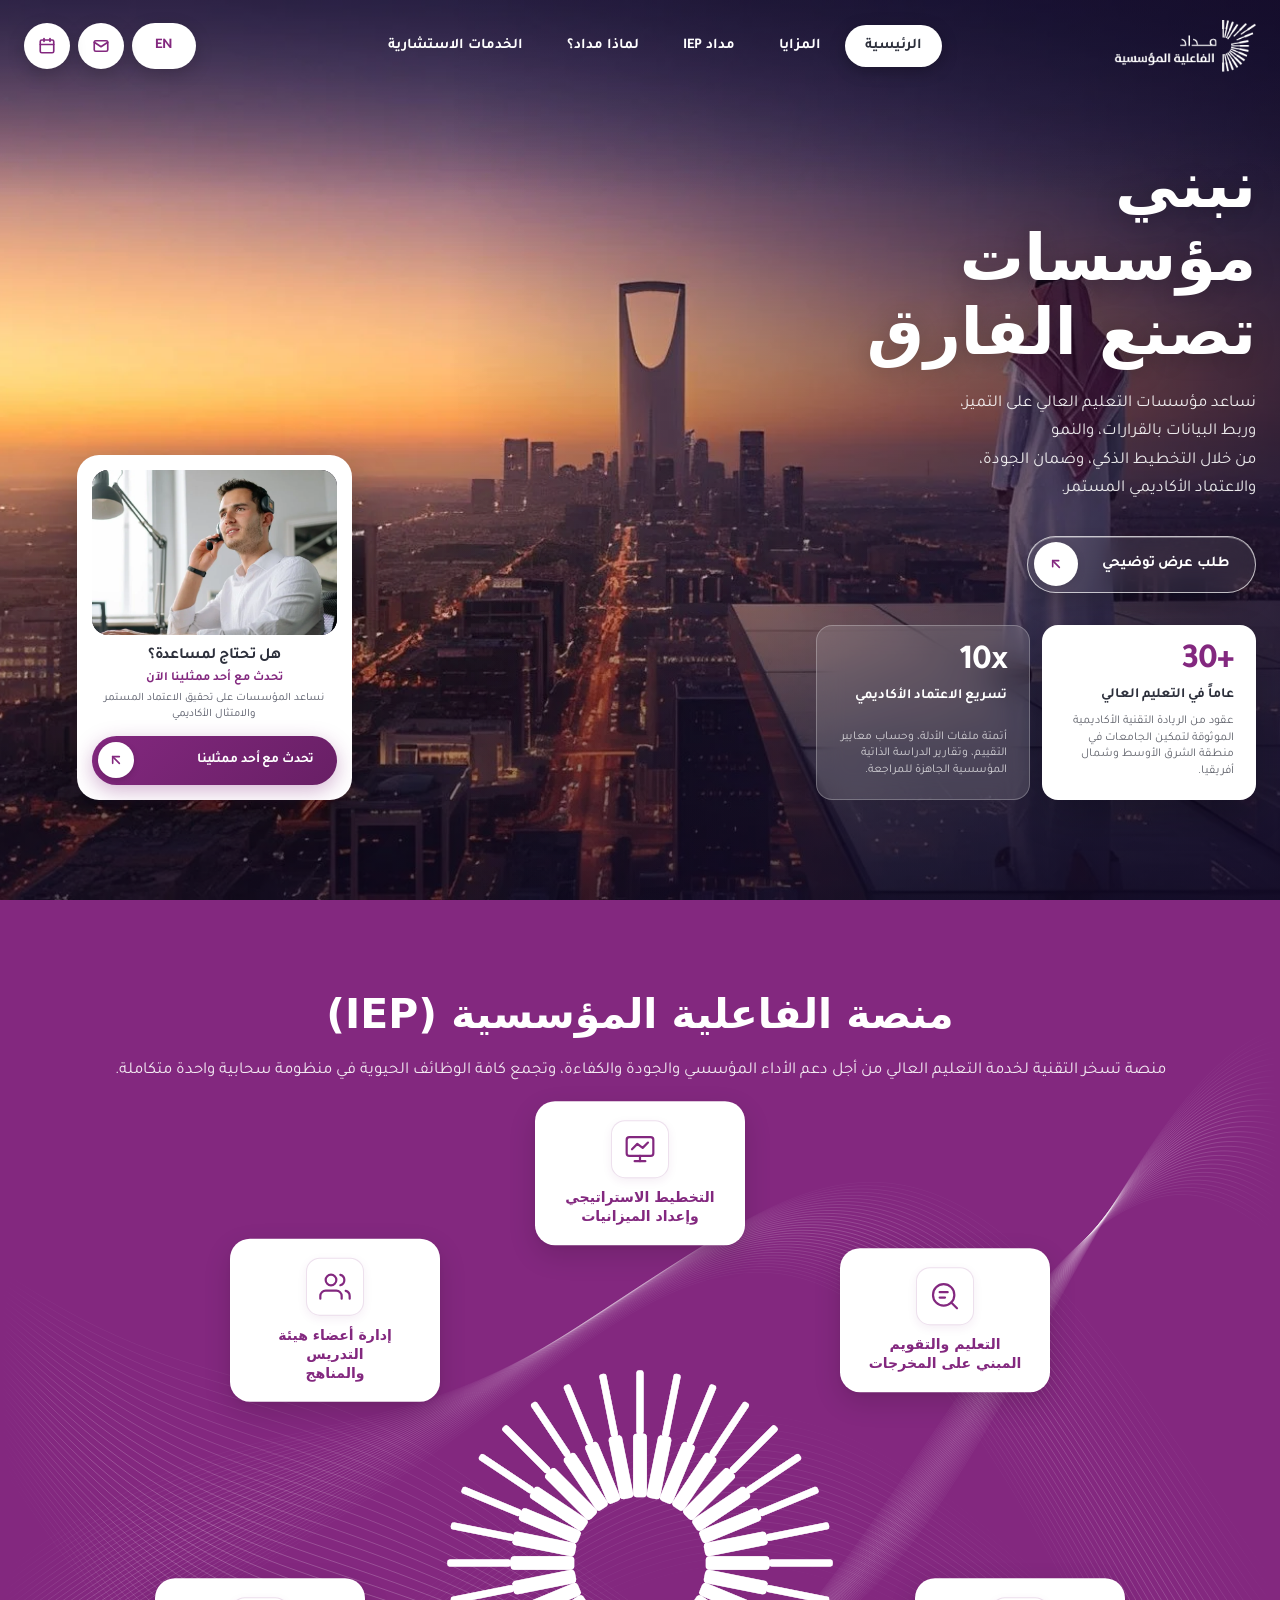
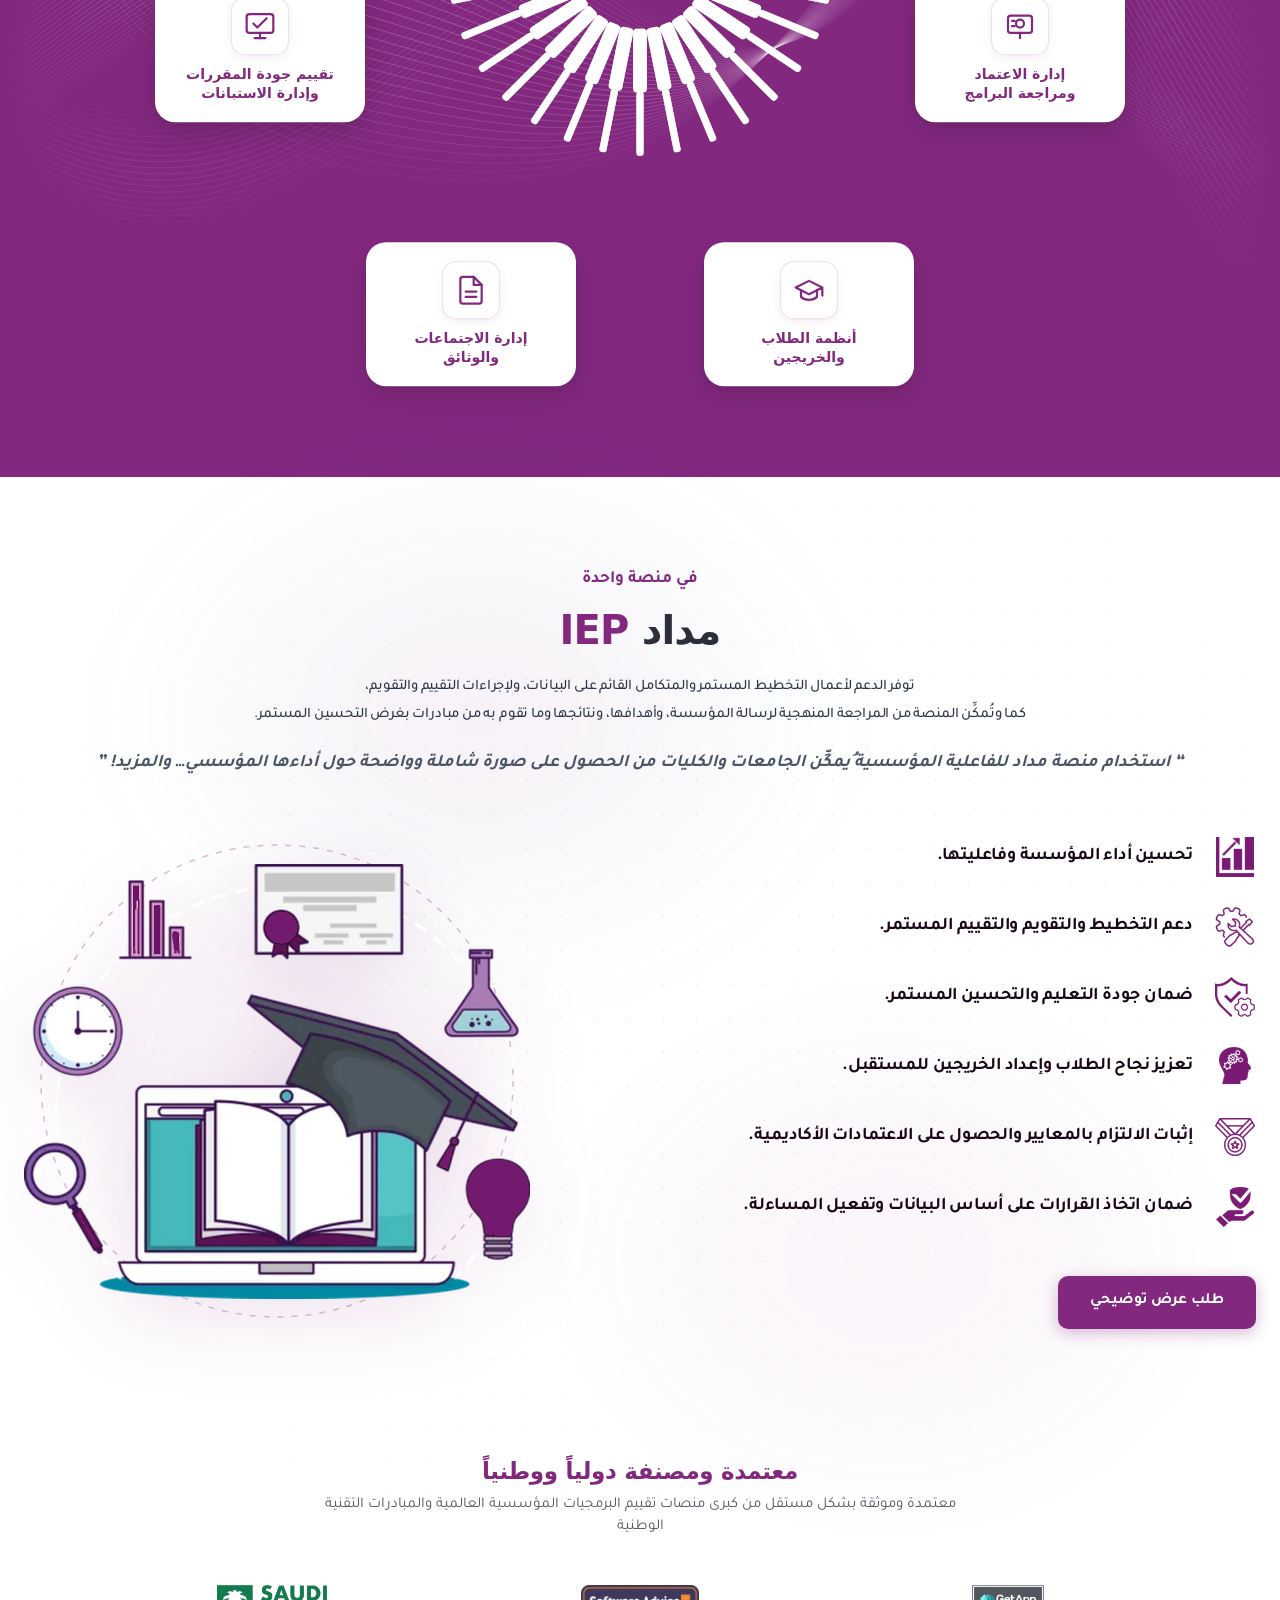
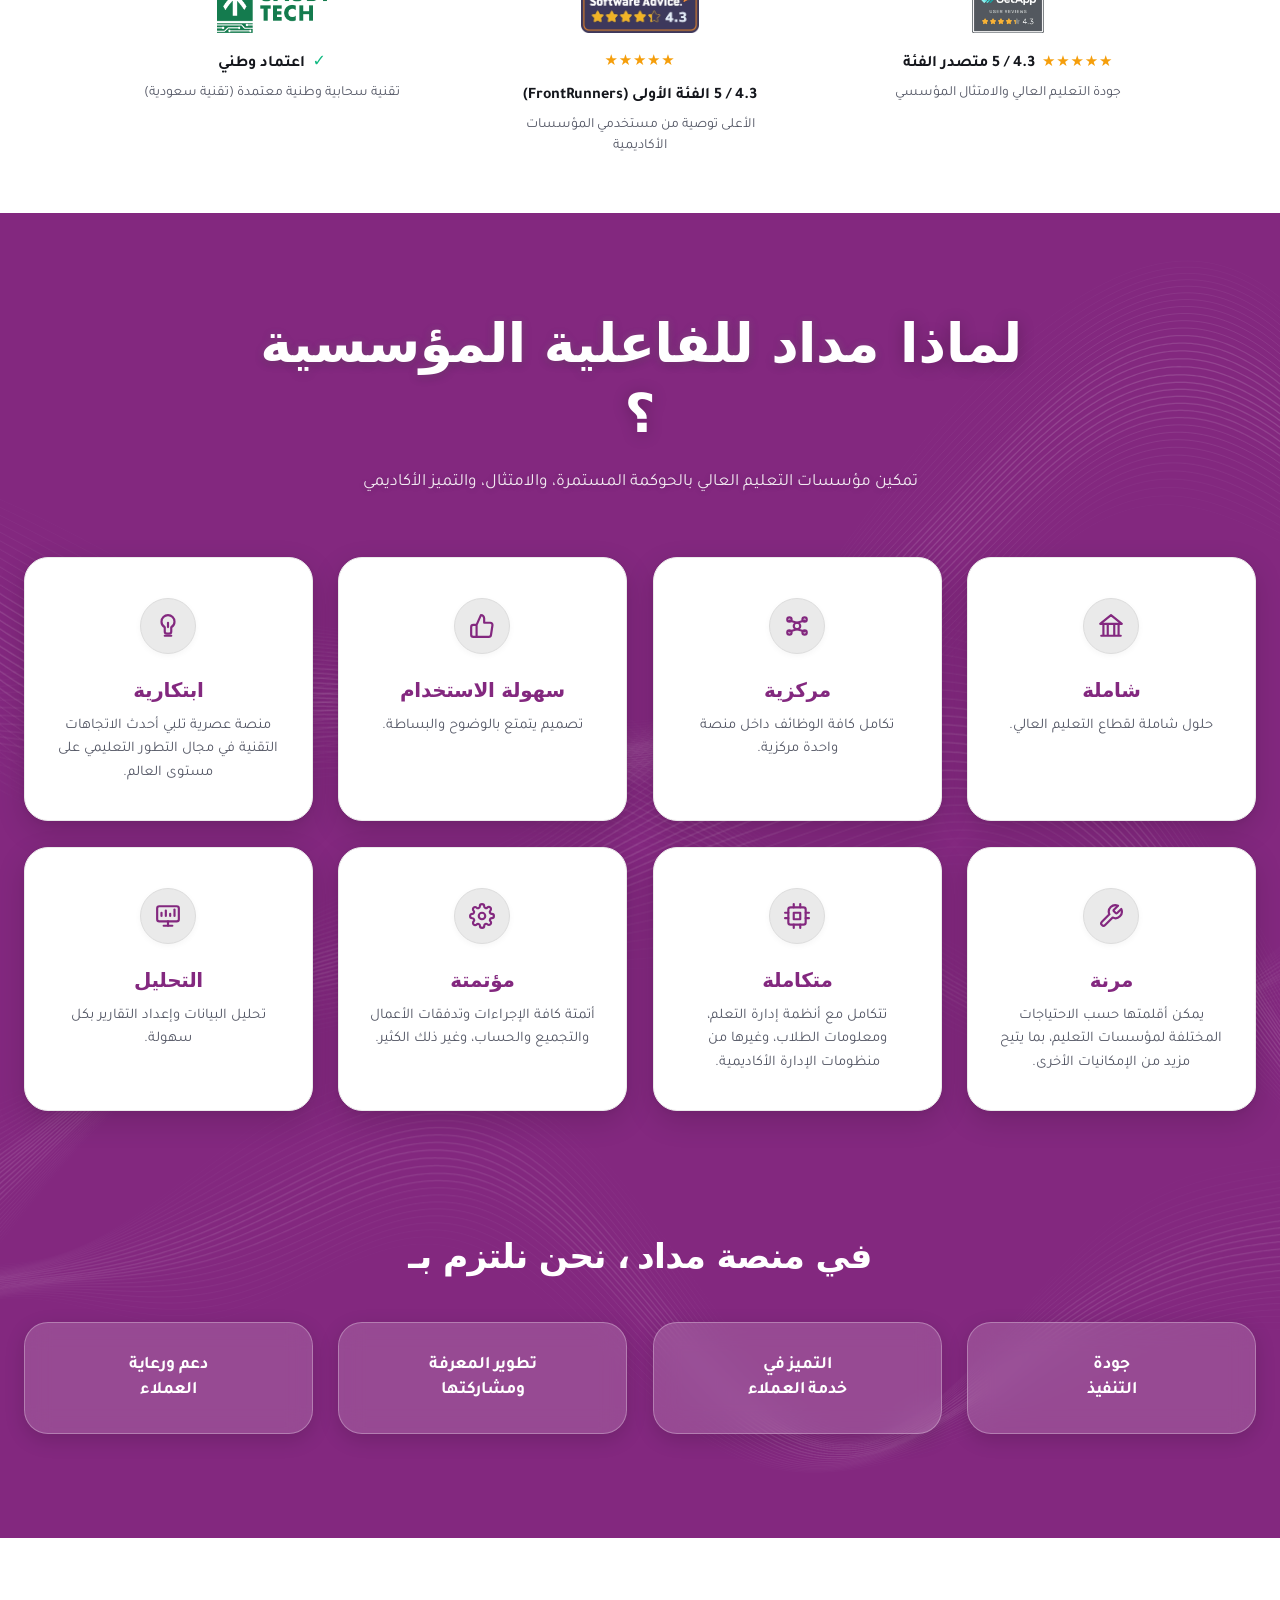
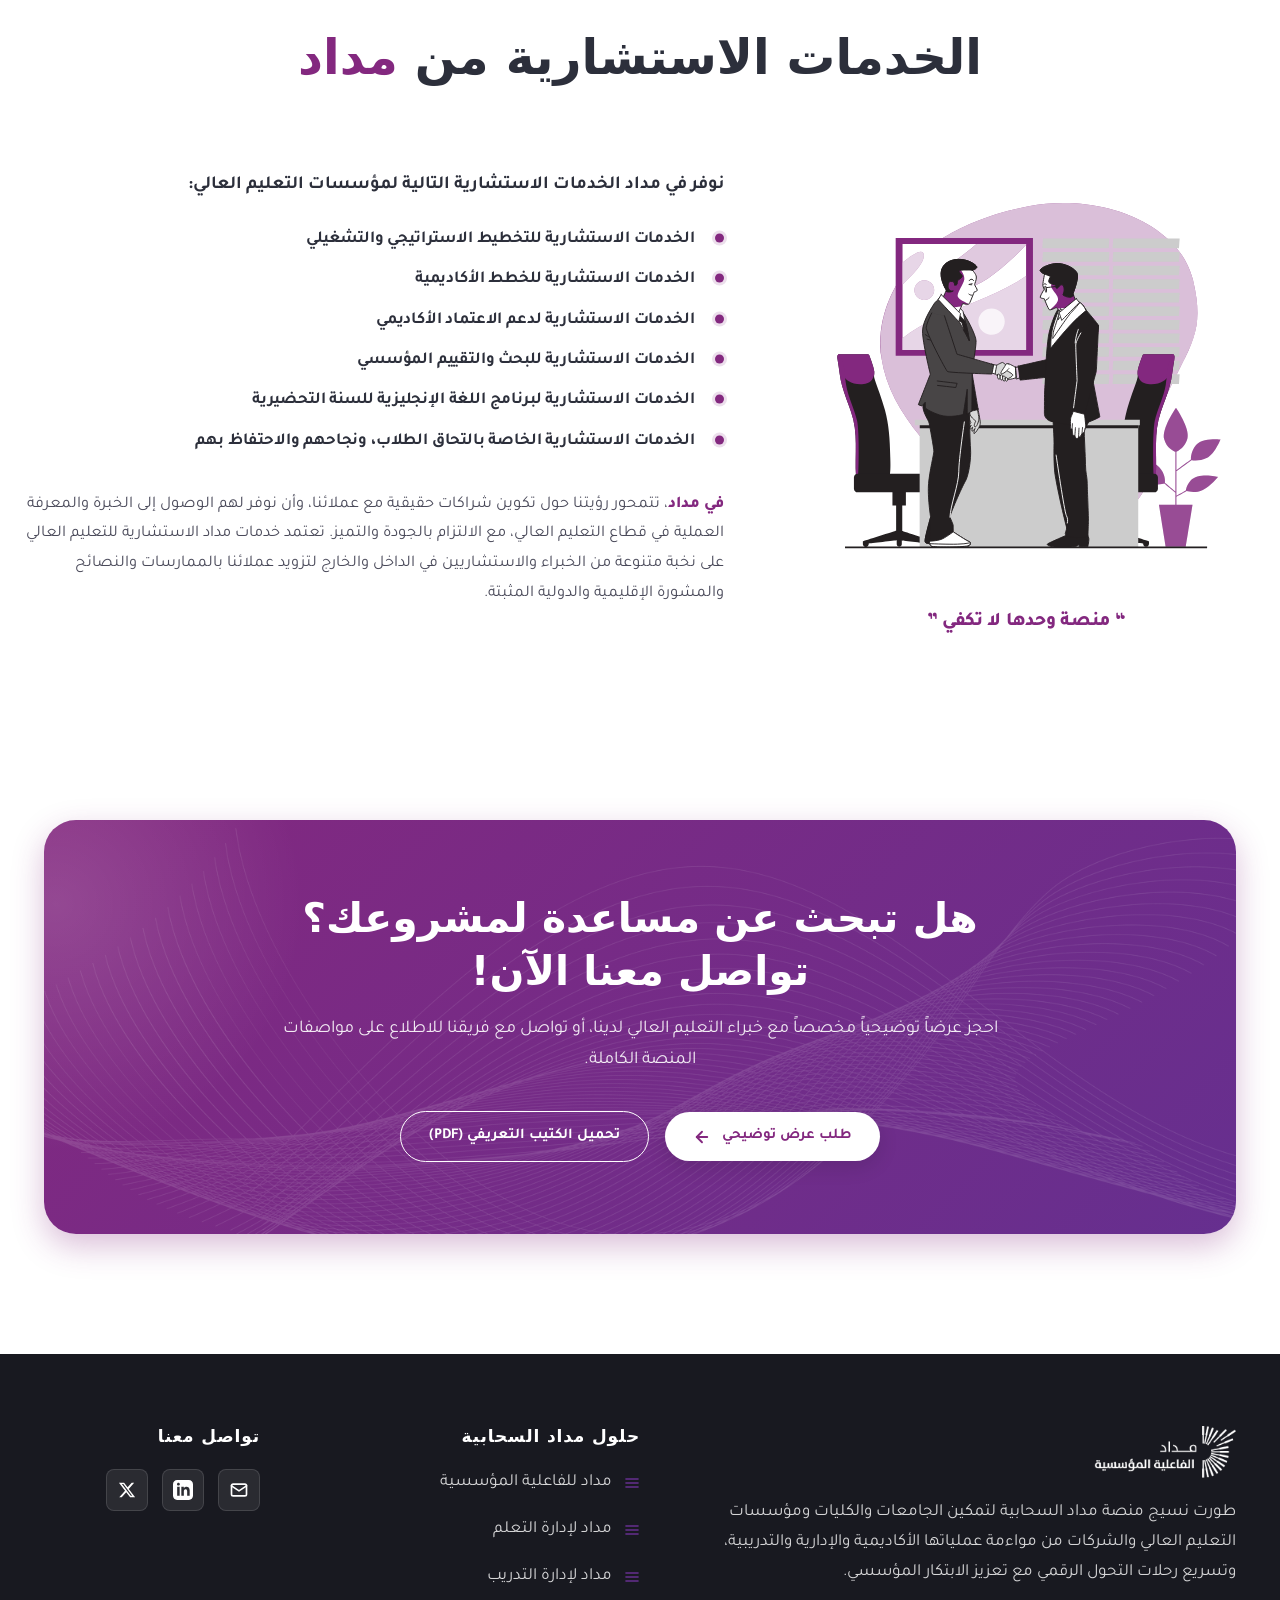
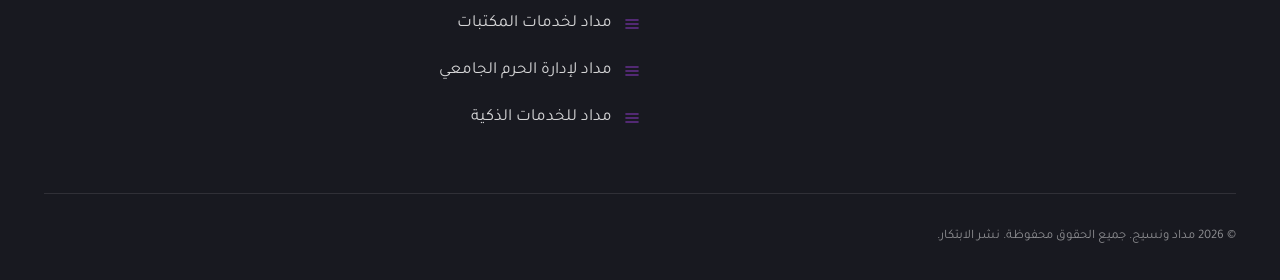
<file: ar/index.html>
<!DOCTYPE html>
<html lang="ar" dir="rtl">
<head>
  <meta charset="UTF-8">
  <meta name="viewport" content="width=device-width, initial-scale=1.0">
  <title>الفاعلية المؤسسية | منصة مداد السحابية</title>
  <meta name="description" content="منصة الفاعلية المؤسسية (IEP) من مداد تلبي احتياجات مؤسسات التعليم العالي من خلال دمج التخطيط الاستراتيجي وتقويم مخرجات التعلم والاعتماد الأكاديمي.">
  <meta name="robots" content="index, follow">

  <!-- Canonical & Multilingual Links -->
  <link rel="canonical" href="https://products.medad.com/ar/institutional-effectiveness-platform/">
  <link rel="alternate" hreflang="ar" href="https://products.medad.com/ar/institutional-effectiveness-platform/">
  <link rel="alternate" hreflang="en" href="https://products.medad.com/institutional-effectiveness-platform/">
  <link rel="alternate" hreflang="x-default" href="https://products.medad.com/institutional-effectiveness-platform/">

  <!-- Open Graph -->
  <meta property="og:type" content="website">
  <meta property="og:title" content="الفاعلية المؤسسية | منصة مداد السحابية">
  <meta property="og:description" content="منصة تسخر التقنية لخدمة التعليم العالي من أجل دعم الأداء المؤسسي والجودة والكفاءة.">
  <meta property="og:image" content="../assets/images/iep-hero-bg.webp">
  <meta property="og:url" content="https://products.medad.com/ar/institutional-effectiveness-platform/">

  <!-- Google Fonts: Tajawal (Spec: Regular 400, Bold 700, ExtraBold 800) -->
  <link rel="preconnect" href="https://fonts.googleapis.com">
  <link rel="preconnect" href="https://fonts.gstatic.com" crossorigin>
  <link href="https://fonts.googleapis.com/css2?family=Tajawal:wght@400;700;800&display=swap" rel="stylesheet">

  <link rel="stylesheet" href="../css/style.css?v=3.0">
  <link rel="stylesheet" href="../css/rtl.css?v=3.0">
  <link rel="icon" type="image/webp" href="../assets/images/medad-iep-logo-ar.webp">

  <style>
    /* Critical Cache-Proof Modal Positioning: locked in dead-center, zero overflow */
    html, body {
      overflow-x: hidden !important;
      max-width: 100vw !important;
      width: 100% !important;
    }
    .modal-overlay {
      position: fixed !important;
      inset: 0 !important;
      width: 100% !important;
      width: 100vw !important;
      height: 100% !important;
      height: 100vh !important;
      height: 100dvh !important;
      background: rgba(20, 22, 28, 0.78) !important;
      backdrop-filter: blur(8px) !important;
      -webkit-backdrop-filter: blur(8px) !important;
      z-index: 99999 !important;
      display: flex !important;
      align-items: center !important;
      justify-content: center !important;
      padding: clamp(0.75rem, 3vw, 1.25rem) !important;
      box-sizing: border-box !important;
      overflow-x: hidden !important;
      overflow-y: auto !important;
    }
    .modal-dialog {
      position: relative !important;
      background: #FFFFFF !important;
      border-radius: clamp(16px, 3.5vw, 24px) !important;
      width: min(480px, calc(100vw - 2rem)) !important;
      max-width: min(480px, calc(100vw - 2rem)) !important;
      min-width: 0 !important;
      padding: clamp(1.25rem, 4vw, 2rem) !important;
      box-sizing: border-box !important;
      box-shadow: 0 25px 60px rgba(0, 0, 0, 0.4) !important;
      max-height: calc(100vh - 2rem) !important;
      max-height: calc(100dvh - 2rem) !important;
      overflow-y: auto !important;
      overflow-x: hidden !important;
      margin: auto !important;
    }
    .modal-close {
      position: absolute !important;
      top: 0.85rem !important;
      left: 0.85rem !important;
      right: auto !important;
      width: 36px !important;
      height: 36px !important;
      min-width: 36px !important;
      min-height: 36px !important;
      border-radius: 50% !important;
      display: flex !important;
      align-items: center !important;
      justify-content: center !important;
      background: rgba(131, 40, 127, 0.08) !important;
      border: none !important;
      cursor: pointer !important;
      color: #83287F !important;
      z-index: 10 !important;
    }
    .modal-close svg {
      width: 20px !important;
      height: 20px !important;
      stroke: #83287F !important;
      stroke-width: 2.5 !important;
    }
    .modal-heading {
      font-size: clamp(1.2rem, 4.5vw, 1.5rem) !important;
      font-weight: 700 !important;
      color: #83287F !important;
      line-height: 1.25 !important;
      margin-bottom: 0.4rem !important;
      padding-left: 2.5rem !important;
      padding-right: 0 !important;
      word-break: break-word !important;
      overflow-wrap: break-word !important;
    }
    .modal-sub {
      font-size: clamp(0.8rem, 2.5vw, 0.9rem) !important;
      color: #555866 !important;
      line-height: 1.45 !important;
      margin-bottom: 1.25rem !important;
      word-break: break-word !important;
      overflow-wrap: break-word !important;
    }
    #demoForm, .form-group {
      width: 100% !important;
      max-width: 100% !important;
      min-width: 0 !important;
      box-sizing: border-box !important;
    }
    .form-input, .form-select {
      display: block !important;
      width: 100% !important;
      max-width: 100% !important;
      min-width: 0 !important;
      box-sizing: border-box !important;
      padding: 0.7rem 0.85rem !important;
      font-size: 16px !important;
      border-radius: 10px !important;
    }
    .form-select {
      text-overflow: ellipsis !important;
      overflow: hidden !important;
      white-space: nowrap !important;
    }
    .form-btn {
      display: block !important;
      width: 100% !important;
      max-width: 100% !important;
      min-width: 0 !important;
      box-sizing: border-box !important;
      padding: 0.8rem 1.25rem !important;
      border-radius: 12px !important;
    }
  </style>
</head>
<body class="rtl">

  <!-- Floating Frosted Header Navigation -->
  <header class="hero-header" id="mainHeader" role="banner">
    <a href="index.html" class="hero-brand" aria-label="الصفحة الرئيسية لمنصة مداد للفاعلية المؤسسية">
      <img src="../assets/images/medad-iep-logo-ar.webp" alt="منصة مداد للفاعلية المؤسسية" width="272" height="68">
    </a>

    <nav class="hero-pill-nav" role="navigation" aria-label="القائمة الرئيسية">
      <span class="hero-pill-indicator" aria-hidden="true"></span>
      <a href="#overview" class="hero-pill-link active">الرئيسية</a>
      <a href="#features" class="hero-pill-link">المزايا</a>
      <a href="#medad-iep" class="hero-pill-link">مداد IEP</a>
      <a href="#why-medad" class="hero-pill-link">لماذا مداد؟</a>
      <a href="#consultancy" class="hero-pill-link">الخدمات الاستشارية</a>
    </nav>

    <div class="hero-header-actions">
      <a href="../index.html" class="hero-round-btn" id="hero-lang-btn" hreflang="en" aria-label="Switch language to English" title="English">
        <span>EN</span>
      </a>
      <a href="mailto:info@medad.com" class="hero-round-btn" id="hero-mail-btn" aria-label="البريد الإلكتروني لمداد" title="info@medad.com">
        <svg width="18" height="18" viewBox="0 0 24 24" fill="none" stroke="currentColor" stroke-width="2.2" stroke-linecap="round" stroke-linejoin="round" aria-hidden="true"><rect x="3" y="5" width="18" height="14" rx="2"></rect><polyline points="3 7 12 13 21 7"></polyline></svg>
      </a>
      <a href="#demo" class="hero-round-btn" id="hero-demo-icon-btn" data-open-demo aria-label="طلب عرض توضيحي" title="طلب عرض توضيحي">
        <svg width="18" height="18" viewBox="0 0 24 24" fill="none" stroke="currentColor" stroke-width="2.2" stroke-linecap="round" stroke-linejoin="round" aria-hidden="true"><rect x="3" y="4" width="18" height="17" rx="2"></rect><line x1="16" y1="2" x2="16" y2="6"></line><line x1="8" y1="2" x2="8" y2="6"></line><line x1="3" y1="10" x2="21" y2="10"></line></svg>
      </a>
    </div>
  </header>

  <!-- Page Wrapper with Formix-Style Editorial Hero -->
  <div class="page-wrapper">
    <section class="hero-editorial" id="overview">
      <!-- Hero Body Grid (Overlaid on Centered Portrait) -->
      <div class="hero-body-grid">
        <!-- Copy Column -->
        <div class="hero-copy-col">
          <h1 class="hero-headline">نبني<br>مؤسسات<br>تصنع الفارق</h1>
          <p class="hero-description">
            نساعد مؤسسات التعليم العالي على التميز،<br>
            وربط البيانات بالقرارات، والنمو<br>
            من خلال التخطيط الذكي، وضمان الجودة،<br>
            والاعتماد الأكاديمي المستمر.
          </p>

          <div class="hero-cta-group">
            <a href="#demo" class="btn btn--hero" id="hero-request-demo-btn" data-open-demo>
              <span>طلب عرض توضيحي</span>
              <span class="btn-arrow-icon" aria-hidden="true">
                <svg width="16" height="16" viewBox="0 0 24 24" fill="none" stroke="currentColor" stroke-width="2.4" stroke-linecap="round" stroke-linejoin="round"><line x1="7" y1="17" x2="17" y2="7"></line><polyline points="8 7 17 7 17 16"></polyline></svg>
              </span>
            </a>
          </div>

          <!-- Bottom Left Stat Cards -->
          <div class="hero-stat-cards">
            <div class="hero-stat-card hero-stat-card--solid">
              <div>
                <div class="hero-stat-number">+30</div>
                <div class="hero-stat-label">عاماً في التعليم العالي</div>
              </div>
              <p class="hero-stat-desc">عقود من الريادة التقنية الأكاديمية الموثوقة لتمكين الجامعات في منطقة الشرق الأوسط وشمال أفريقيا.</p>
            </div>
            <div class="hero-stat-card hero-stat-card--glass">
              <div>
                <div class="hero-stat-number">10x</div>
                <div class="hero-stat-label">تسريع الاعتماد الأكاديمي</div>
              </div>
              <p class="hero-stat-desc">أتمتة ملفات الأدلة، وحساب معايير التقييم، وتقارير الدراسة الذاتية المؤسسية الجاهزة للمراجعة.</p>
            </div>
          </div>
        </div>

        <!-- Center Spacer for Portrait -->
        <div class="hero-center-spacer" aria-hidden="true"></div>

        <!-- Right Aside Column -->
        <div class="hero-aside-col">
          <!-- Floating White Live Preview Card -->
          <aside class="hero-live-card" aria-label="معاينة تفاعلية">
            <div class="live-card-thumb">
              <img src="../assets/images/support-rep.webp" alt="أحد ممثلي دعم منصة مداد" width="800" height="960" loading="lazy">
            </div>

            <div class="live-card-body">
              <div class="live-card-name">هل تحتاج لمساعدة؟</div>
              <div class="live-card-role">تحدث مع أحد ممثلينا الآن</div>
              <p class="live-card-desc">نساعد المؤسسات على تحقيق الاعتماد المستمر والامتثال الأكاديمي</p>
            </div>

            <a href="#demo" class="live-card-btn" id="hero-card-demo-btn" data-open-demo>
              <span>تحدث مع أحد ممثلينا</span>
              <span class="btn-arrow-icon" aria-hidden="true">
                <svg width="16" height="16" viewBox="0 0 24 24" fill="none" stroke="currentColor" stroke-width="2.4" stroke-linecap="round" stroke-linejoin="round"><line x1="7" y1="17" x2="17" y2="7"></line><polyline points="7 7 17 7 17 17"></polyline></svg>
              </span>
            </a>
          </aside>
        </div>
      </div>
    </section>
  </div>

  <!-- Main Landmark -->
  <main id="main-content">

    <!-- Section: A Platform Created for the Entire Institution (Interactive Medad Burst Logo) -->
    <section class="section medad-circle-section" id="features" aria-labelledby="pillars-title">
      <!-- Dynamic Flowing Wave Ribbon Background Elements -->
      <div class="medad-waves-bg" aria-hidden="true">
        <canvas class="medad-waves-canvas" id="medadWavesCanvas"></canvas>
      </div>

      <div class="container">
        <header class="section-head">
          <h2 id="pillars-title" class="section-title">منصة الفاعلية المؤسسية (IEP)</h2>
          <p class="section-subtitle">
            منصة تسخر التقنية لخدمة التعليم العالي من أجل دعم الأداء المؤسسي والجودة والكفاءة، وتجمع كافة الوظائف الحيوية في منظومة سحابية واحدة متكاملة.
          </p>
        </header>
      </div>

      <!-- Interactive Showcase Stage: Full Page Width -->
      <div class="medad-showcase-stage" id="medadShowcaseStage">
          <!-- Left Column: Burst Logo & Satellite Nodes -->
          <div class="medad-stage-left" id="medadStageLeft">
            <!-- Interactive Circular Medad Logo Hub -->
            <div class="medad-burst-hub" id="medadBurstHub">
              <!-- Central Medad Emblem Circle -->
              <div class="medad-logo-core">
            <div class="medad-circle-disc" id="medadCircleDisc">
              <svg xmlns="http://www.w3.org/2000/svg" viewBox="0 0 800 800" width="100%" height="100%" class="medad-interactive-vector-emblem" id="medadInteractiveSvg" aria-label="شعار منصة مداد للفاعلية المؤسسية التفاعلي" shape-rendering="geometricPrecision" text-rendering="geometricPrecision" image-rendering="optimizeQuality">
                <g class="medad-vec-rods-container" id="medadVecRodsContainer">
                  <!-- Rod  0:   0.0 deg -->
                  <g class="medad-vec-rod-pivot" data-rod-index="0" transform="rotate(0.0, 400, 400)">
                    <g class="medad-vec-rod" data-rod="0" data-feature="2" shape-rendering="geometricPrecision">
                      <rect x="510" y="378" width="250" height="44" fill="transparent" class="medad-rod-hitbox" />
                      <rect x="520" y="388" width="115" height="24" rx="6" fill="#FFFFFF" stroke="#FFFFFF" stroke-width="0.75" stroke-linejoin="round" vector-effect="non-scaling-stroke" shape-rendering="geometricPrecision" class="medad-rod-head" />
                      <rect x="635" y="394" width="115" height="12" rx="4" fill="#FFFFFF" stroke="#FFFFFF" stroke-width="0.75" stroke-linejoin="round" vector-effect="non-scaling-stroke" shape-rendering="geometricPrecision" class="medad-rod-stem" />
                    </g>
                  </g>

                  <!-- Rod  1:  11.2 deg -->
                  <g class="medad-vec-rod-pivot" data-rod-index="1" transform="rotate(11.25, 400, 400)">
                    <g class="medad-vec-rod" data-rod="1" data-feature="2" shape-rendering="geometricPrecision">
                      <rect x="510" y="378" width="250" height="44" fill="transparent" class="medad-rod-hitbox" />
                      <rect x="520" y="388" width="115" height="24" rx="6" fill="#FFFFFF" stroke="#FFFFFF" stroke-width="0.75" stroke-linejoin="round" vector-effect="non-scaling-stroke" shape-rendering="geometricPrecision" class="medad-rod-head" />
                      <rect x="635" y="394" width="115" height="12" rx="4" fill="#FFFFFF" stroke="#FFFFFF" stroke-width="0.75" stroke-linejoin="round" vector-effect="non-scaling-stroke" shape-rendering="geometricPrecision" class="medad-rod-stem" />
                    </g>
                  </g>

                  <!-- Rod  2:  22.5 deg -->
                  <g class="medad-vec-rod-pivot" data-rod-index="2" transform="rotate(22.5, 400, 400)">
                    <g class="medad-vec-rod" data-rod="2" data-feature="2" shape-rendering="geometricPrecision">
                      <rect x="510" y="378" width="250" height="44" fill="transparent" class="medad-rod-hitbox" />
                      <rect x="520" y="388" width="115" height="24" rx="6" fill="#FFFFFF" stroke="#FFFFFF" stroke-width="0.75" stroke-linejoin="round" vector-effect="non-scaling-stroke" shape-rendering="geometricPrecision" class="medad-rod-head" />
                      <rect x="635" y="394" width="115" height="12" rx="4" fill="#FFFFFF" stroke="#FFFFFF" stroke-width="0.75" stroke-linejoin="round" vector-effect="non-scaling-stroke" shape-rendering="geometricPrecision" class="medad-rod-stem" />
                    </g>
                  </g>

                  <!-- Rod  3:  33.8 deg -->
                  <g class="medad-vec-rod-pivot" data-rod-index="3" transform="rotate(33.75, 400, 400)">
                    <g class="medad-vec-rod" data-rod="3" data-feature="3" shape-rendering="geometricPrecision">
                      <rect x="510" y="378" width="250" height="44" fill="transparent" class="medad-rod-hitbox" />
                      <rect x="520" y="388" width="115" height="24" rx="6" fill="#FFFFFF" stroke="#FFFFFF" stroke-width="0.75" stroke-linejoin="round" vector-effect="non-scaling-stroke" shape-rendering="geometricPrecision" class="medad-rod-head" />
                      <rect x="635" y="394" width="115" height="12" rx="4" fill="#FFFFFF" stroke="#FFFFFF" stroke-width="0.75" stroke-linejoin="round" vector-effect="non-scaling-stroke" shape-rendering="geometricPrecision" class="medad-rod-stem" />
                    </g>
                  </g>

                  <!-- Rod  4:  45.0 deg -->
                  <g class="medad-vec-rod-pivot" data-rod-index="4" transform="rotate(45.0, 400, 400)">
                    <g class="medad-vec-rod" data-rod="4" data-feature="3" shape-rendering="geometricPrecision">
                      <rect x="510" y="378" width="250" height="44" fill="transparent" class="medad-rod-hitbox" />
                      <rect x="520" y="388" width="115" height="24" rx="6" fill="#FFFFFF" stroke="#FFFFFF" stroke-width="0.75" stroke-linejoin="round" vector-effect="non-scaling-stroke" shape-rendering="geometricPrecision" class="medad-rod-head" />
                      <rect x="635" y="394" width="115" height="12" rx="4" fill="#FFFFFF" stroke="#FFFFFF" stroke-width="0.75" stroke-linejoin="round" vector-effect="non-scaling-stroke" shape-rendering="geometricPrecision" class="medad-rod-stem" />
                    </g>
                  </g>

                  <!-- Rod  5:  56.2 deg -->
                  <g class="medad-vec-rod-pivot" data-rod-index="5" transform="rotate(56.25, 400, 400)">
                    <g class="medad-vec-rod" data-rod="5" data-feature="3" shape-rendering="geometricPrecision">
                      <rect x="510" y="378" width="250" height="44" fill="transparent" class="medad-rod-hitbox" />
                      <rect x="520" y="388" width="115" height="24" rx="6" fill="#FFFFFF" stroke="#FFFFFF" stroke-width="0.75" stroke-linejoin="round" vector-effect="non-scaling-stroke" shape-rendering="geometricPrecision" class="medad-rod-head" />
                      <rect x="635" y="394" width="115" height="12" rx="4" fill="#FFFFFF" stroke="#FFFFFF" stroke-width="0.75" stroke-linejoin="round" vector-effect="non-scaling-stroke" shape-rendering="geometricPrecision" class="medad-rod-stem" />
                    </g>
                  </g>

                  <!-- Rod  6:  67.5 deg -->
                  <g class="medad-vec-rod-pivot" data-rod-index="6" transform="rotate(67.5, 400, 400)">
                    <g class="medad-vec-rod" data-rod="6" data-feature="3" shape-rendering="geometricPrecision">
                      <rect x="510" y="378" width="250" height="44" fill="transparent" class="medad-rod-hitbox" />
                      <rect x="520" y="388" width="115" height="24" rx="6" fill="#FFFFFF" stroke="#FFFFFF" stroke-width="0.75" stroke-linejoin="round" vector-effect="non-scaling-stroke" shape-rendering="geometricPrecision" class="medad-rod-head" />
                      <rect x="635" y="394" width="115" height="12" rx="4" fill="#FFFFFF" stroke="#FFFFFF" stroke-width="0.75" stroke-linejoin="round" vector-effect="non-scaling-stroke" shape-rendering="geometricPrecision" class="medad-rod-stem" />
                    </g>
                  </g>

                  <!-- Rod  7:  78.8 deg -->
                  <g class="medad-vec-rod-pivot" data-rod-index="7" transform="rotate(78.75, 400, 400)">
                    <g class="medad-vec-rod" data-rod="7" data-feature="4" shape-rendering="geometricPrecision">
                      <rect x="510" y="378" width="250" height="44" fill="transparent" class="medad-rod-hitbox" />
                      <rect x="520" y="388" width="115" height="24" rx="6" fill="#FFFFFF" stroke="#FFFFFF" stroke-width="0.75" stroke-linejoin="round" vector-effect="non-scaling-stroke" shape-rendering="geometricPrecision" class="medad-rod-head" />
                      <rect x="635" y="394" width="115" height="12" rx="4" fill="#FFFFFF" stroke="#FFFFFF" stroke-width="0.75" stroke-linejoin="round" vector-effect="non-scaling-stroke" shape-rendering="geometricPrecision" class="medad-rod-stem" />
                    </g>
                  </g>

                  <!-- Rod  8:  90.0 deg -->
                  <g class="medad-vec-rod-pivot" data-rod-index="8" transform="rotate(90.0, 400, 400)">
                    <g class="medad-vec-rod" data-rod="8" data-feature="4" shape-rendering="geometricPrecision">
                      <rect x="510" y="378" width="250" height="44" fill="transparent" class="medad-rod-hitbox" />
                      <rect x="520" y="388" width="115" height="24" rx="6" fill="#FFFFFF" stroke="#FFFFFF" stroke-width="0.75" stroke-linejoin="round" vector-effect="non-scaling-stroke" shape-rendering="geometricPrecision" class="medad-rod-head" />
                      <rect x="635" y="394" width="115" height="12" rx="4" fill="#FFFFFF" stroke="#FFFFFF" stroke-width="0.75" stroke-linejoin="round" vector-effect="non-scaling-stroke" shape-rendering="geometricPrecision" class="medad-rod-stem" />
                    </g>
                  </g>

                  <!-- Rod  9: 101.2 deg -->
                  <g class="medad-vec-rod-pivot" data-rod-index="9" transform="rotate(101.25, 400, 400)">
                    <g class="medad-vec-rod" data-rod="9" data-feature="4" shape-rendering="geometricPrecision">
                      <rect x="510" y="378" width="250" height="44" fill="transparent" class="medad-rod-hitbox" />
                      <rect x="520" y="388" width="115" height="24" rx="6" fill="#FFFFFF" stroke="#FFFFFF" stroke-width="0.75" stroke-linejoin="round" vector-effect="non-scaling-stroke" shape-rendering="geometricPrecision" class="medad-rod-head" />
                      <rect x="635" y="394" width="115" height="12" rx="4" fill="#FFFFFF" stroke="#FFFFFF" stroke-width="0.75" stroke-linejoin="round" vector-effect="non-scaling-stroke" shape-rendering="geometricPrecision" class="medad-rod-stem" />
                    </g>
                  </g>

                  <!-- Rod 10: 112.5 deg -->
                  <g class="medad-vec-rod-pivot" data-rod-index="10" transform="rotate(112.5, 400, 400)">
                    <g class="medad-vec-rod" data-rod="10" data-feature="4" shape-rendering="geometricPrecision">
                      <rect x="510" y="378" width="250" height="44" fill="transparent" class="medad-rod-hitbox" />
                      <rect x="520" y="388" width="115" height="24" rx="6" fill="#FFFFFF" stroke="#FFFFFF" stroke-width="0.75" stroke-linejoin="round" vector-effect="non-scaling-stroke" shape-rendering="geometricPrecision" class="medad-rod-head" />
                      <rect x="635" y="394" width="115" height="12" rx="4" fill="#FFFFFF" stroke="#FFFFFF" stroke-width="0.75" stroke-linejoin="round" vector-effect="non-scaling-stroke" shape-rendering="geometricPrecision" class="medad-rod-stem" />
                    </g>
                  </g>

                  <!-- Rod 11: 123.8 deg -->
                  <g class="medad-vec-rod-pivot" data-rod-index="11" transform="rotate(123.75, 400, 400)">
                    <g class="medad-vec-rod" data-rod="11" data-feature="4" shape-rendering="geometricPrecision">
                      <rect x="510" y="378" width="250" height="44" fill="transparent" class="medad-rod-hitbox" />
                      <rect x="520" y="388" width="115" height="24" rx="6" fill="#FFFFFF" stroke="#FFFFFF" stroke-width="0.75" stroke-linejoin="round" vector-effect="non-scaling-stroke" shape-rendering="geometricPrecision" class="medad-rod-head" />
                      <rect x="635" y="394" width="115" height="12" rx="4" fill="#FFFFFF" stroke="#FFFFFF" stroke-width="0.75" stroke-linejoin="round" vector-effect="non-scaling-stroke" shape-rendering="geometricPrecision" class="medad-rod-stem" />
                    </g>
                  </g>

                  <!-- Rod 12: 135.0 deg -->
                  <g class="medad-vec-rod-pivot" data-rod-index="12" transform="rotate(135.0, 400, 400)">
                    <g class="medad-vec-rod" data-rod="12" data-feature="5" shape-rendering="geometricPrecision">
                      <rect x="510" y="378" width="250" height="44" fill="transparent" class="medad-rod-hitbox" />
                      <rect x="520" y="388" width="115" height="24" rx="6" fill="#FFFFFF" stroke="#FFFFFF" stroke-width="0.75" stroke-linejoin="round" vector-effect="non-scaling-stroke" shape-rendering="geometricPrecision" class="medad-rod-head" />
                      <rect x="635" y="394" width="115" height="12" rx="4" fill="#FFFFFF" stroke="#FFFFFF" stroke-width="0.75" stroke-linejoin="round" vector-effect="non-scaling-stroke" shape-rendering="geometricPrecision" class="medad-rod-stem" />
                    </g>
                  </g>

                  <!-- Rod 13: 146.2 deg -->
                  <g class="medad-vec-rod-pivot" data-rod-index="13" transform="rotate(146.25, 400, 400)">
                    <g class="medad-vec-rod" data-rod="13" data-feature="5" shape-rendering="geometricPrecision">
                      <rect x="510" y="378" width="250" height="44" fill="transparent" class="medad-rod-hitbox" />
                      <rect x="520" y="388" width="115" height="24" rx="6" fill="#FFFFFF" stroke="#FFFFFF" stroke-width="0.75" stroke-linejoin="round" vector-effect="non-scaling-stroke" shape-rendering="geometricPrecision" class="medad-rod-head" />
                      <rect x="635" y="394" width="115" height="12" rx="4" fill="#FFFFFF" stroke="#FFFFFF" stroke-width="0.75" stroke-linejoin="round" vector-effect="non-scaling-stroke" shape-rendering="geometricPrecision" class="medad-rod-stem" />
                    </g>
                  </g>

                  <!-- Rod 14: 157.5 deg -->
                  <g class="medad-vec-rod-pivot" data-rod-index="14" transform="rotate(157.5, 400, 400)">
                    <g class="medad-vec-rod" data-rod="14" data-feature="5" shape-rendering="geometricPrecision">
                      <rect x="510" y="378" width="250" height="44" fill="transparent" class="medad-rod-hitbox" />
                      <rect x="520" y="388" width="115" height="24" rx="6" fill="#FFFFFF" stroke="#FFFFFF" stroke-width="0.75" stroke-linejoin="round" vector-effect="non-scaling-stroke" shape-rendering="geometricPrecision" class="medad-rod-head" />
                      <rect x="635" y="394" width="115" height="12" rx="4" fill="#FFFFFF" stroke="#FFFFFF" stroke-width="0.75" stroke-linejoin="round" vector-effect="non-scaling-stroke" shape-rendering="geometricPrecision" class="medad-rod-stem" />
                    </g>
                  </g>

                  <!-- Rod 15: 168.8 deg -->
                  <g class="medad-vec-rod-pivot" data-rod-index="15" transform="rotate(168.75, 400, 400)">
                    <g class="medad-vec-rod" data-rod="15" data-feature="5" shape-rendering="geometricPrecision">
                      <rect x="510" y="378" width="250" height="44" fill="transparent" class="medad-rod-hitbox" />
                      <rect x="520" y="388" width="115" height="24" rx="6" fill="#FFFFFF" stroke="#FFFFFF" stroke-width="0.75" stroke-linejoin="round" vector-effect="non-scaling-stroke" shape-rendering="geometricPrecision" class="medad-rod-head" />
                      <rect x="635" y="394" width="115" height="12" rx="4" fill="#FFFFFF" stroke="#FFFFFF" stroke-width="0.75" stroke-linejoin="round" vector-effect="non-scaling-stroke" shape-rendering="geometricPrecision" class="medad-rod-stem" />
                    </g>
                  </g>

                  <!-- Rod 16: 180.0 deg -->
                  <g class="medad-vec-rod-pivot" data-rod-index="16" transform="rotate(180.0, 400, 400)">
                    <g class="medad-vec-rod" data-rod="16" data-feature="5" shape-rendering="geometricPrecision">
                      <rect x="510" y="378" width="250" height="44" fill="transparent" class="medad-rod-hitbox" />
                      <rect x="520" y="388" width="115" height="24" rx="6" fill="#FFFFFF" stroke="#FFFFFF" stroke-width="0.75" stroke-linejoin="round" vector-effect="non-scaling-stroke" shape-rendering="geometricPrecision" class="medad-rod-head" />
                      <rect x="635" y="394" width="115" height="12" rx="4" fill="#FFFFFF" stroke="#FFFFFF" stroke-width="0.75" stroke-linejoin="round" vector-effect="non-scaling-stroke" shape-rendering="geometricPrecision" class="medad-rod-stem" />
                    </g>
                  </g>

                  <!-- Rod 17: 191.2 deg -->
                  <g class="medad-vec-rod-pivot" data-rod-index="17" transform="rotate(191.25, 400, 400)">
                    <g class="medad-vec-rod" data-rod="17" data-feature="6" shape-rendering="geometricPrecision">
                      <rect x="510" y="378" width="250" height="44" fill="transparent" class="medad-rod-hitbox" />
                      <rect x="520" y="388" width="115" height="24" rx="6" fill="#FFFFFF" stroke="#FFFFFF" stroke-width="0.75" stroke-linejoin="round" vector-effect="non-scaling-stroke" shape-rendering="geometricPrecision" class="medad-rod-head" />
                      <rect x="635" y="394" width="115" height="12" rx="4" fill="#FFFFFF" stroke="#FFFFFF" stroke-width="0.75" stroke-linejoin="round" vector-effect="non-scaling-stroke" shape-rendering="geometricPrecision" class="medad-rod-stem" />
                    </g>
                  </g>

                  <!-- Rod 18: 202.5 deg -->
                  <g class="medad-vec-rod-pivot" data-rod-index="18" transform="rotate(202.5, 400, 400)">
                    <g class="medad-vec-rod" data-rod="18" data-feature="6" shape-rendering="geometricPrecision">
                      <rect x="510" y="378" width="250" height="44" fill="transparent" class="medad-rod-hitbox" />
                      <rect x="520" y="388" width="115" height="24" rx="6" fill="#FFFFFF" stroke="#FFFFFF" stroke-width="0.75" stroke-linejoin="round" vector-effect="non-scaling-stroke" shape-rendering="geometricPrecision" class="medad-rod-head" />
                      <rect x="635" y="394" width="115" height="12" rx="4" fill="#FFFFFF" stroke="#FFFFFF" stroke-width="0.75" stroke-linejoin="round" vector-effect="non-scaling-stroke" shape-rendering="geometricPrecision" class="medad-rod-stem" />
                    </g>
                  </g>

                  <!-- Rod 19: 213.8 deg -->
                  <g class="medad-vec-rod-pivot" data-rod-index="19" transform="rotate(213.75, 400, 400)">
                    <g class="medad-vec-rod" data-rod="19" data-feature="6" shape-rendering="geometricPrecision">
                      <rect x="510" y="378" width="250" height="44" fill="transparent" class="medad-rod-hitbox" />
                      <rect x="520" y="388" width="115" height="24" rx="6" fill="#FFFFFF" stroke="#FFFFFF" stroke-width="0.75" stroke-linejoin="round" vector-effect="non-scaling-stroke" shape-rendering="geometricPrecision" class="medad-rod-head" />
                      <rect x="635" y="394" width="115" height="12" rx="4" fill="#FFFFFF" stroke="#FFFFFF" stroke-width="0.75" stroke-linejoin="round" vector-effect="non-scaling-stroke" shape-rendering="geometricPrecision" class="medad-rod-stem" />
                    </g>
                  </g>

                  <!-- Rod 20: 225.0 deg -->
                  <g class="medad-vec-rod-pivot" data-rod-index="20" transform="rotate(225.0, 400, 400)">
                    <g class="medad-vec-rod" data-rod="20" data-feature="6" shape-rendering="geometricPrecision">
                      <rect x="510" y="378" width="250" height="44" fill="transparent" class="medad-rod-hitbox" />
                      <rect x="520" y="388" width="115" height="24" rx="6" fill="#FFFFFF" stroke="#FFFFFF" stroke-width="0.75" stroke-linejoin="round" vector-effect="non-scaling-stroke" shape-rendering="geometricPrecision" class="medad-rod-head" />
                      <rect x="635" y="394" width="115" height="12" rx="4" fill="#FFFFFF" stroke="#FFFFFF" stroke-width="0.75" stroke-linejoin="round" vector-effect="non-scaling-stroke" shape-rendering="geometricPrecision" class="medad-rod-stem" />
                    </g>
                  </g>

                  <!-- Rod 21: 236.2 deg -->
                  <g class="medad-vec-rod-pivot" data-rod-index="21" transform="rotate(236.25, 400, 400)">
                    <g class="medad-vec-rod" data-rod="21" data-feature="0" shape-rendering="geometricPrecision">
                      <rect x="510" y="378" width="250" height="44" fill="transparent" class="medad-rod-hitbox" />
                      <rect x="520" y="388" width="115" height="24" rx="6" fill="#FFFFFF" stroke="#FFFFFF" stroke-width="0.75" stroke-linejoin="round" vector-effect="non-scaling-stroke" shape-rendering="geometricPrecision" class="medad-rod-head" />
                      <rect x="635" y="394" width="115" height="12" rx="4" fill="#FFFFFF" stroke="#FFFFFF" stroke-width="0.75" stroke-linejoin="round" vector-effect="non-scaling-stroke" shape-rendering="geometricPrecision" class="medad-rod-stem" />
                    </g>
                  </g>

                  <!-- Rod 22: 247.5 deg -->
                  <g class="medad-vec-rod-pivot" data-rod-index="22" transform="rotate(247.5, 400, 400)">
                    <g class="medad-vec-rod" data-rod="22" data-feature="0" shape-rendering="geometricPrecision">
                      <rect x="510" y="378" width="250" height="44" fill="transparent" class="medad-rod-hitbox" />
                      <rect x="520" y="388" width="115" height="24" rx="6" fill="#FFFFFF" stroke="#FFFFFF" stroke-width="0.75" stroke-linejoin="round" vector-effect="non-scaling-stroke" shape-rendering="geometricPrecision" class="medad-rod-head" />
                      <rect x="635" y="394" width="115" height="12" rx="4" fill="#FFFFFF" stroke="#FFFFFF" stroke-width="0.75" stroke-linejoin="round" vector-effect="non-scaling-stroke" shape-rendering="geometricPrecision" class="medad-rod-stem" />
                    </g>
                  </g>

                  <!-- Rod 23: 258.8 deg -->
                  <g class="medad-vec-rod-pivot" data-rod-index="23" transform="rotate(258.75, 400, 400)">
                    <g class="medad-vec-rod" data-rod="23" data-feature="0" shape-rendering="geometricPrecision">
                      <rect x="510" y="378" width="250" height="44" fill="transparent" class="medad-rod-hitbox" />
                      <rect x="520" y="388" width="115" height="24" rx="6" fill="#FFFFFF" stroke="#FFFFFF" stroke-width="0.75" stroke-linejoin="round" vector-effect="non-scaling-stroke" shape-rendering="geometricPrecision" class="medad-rod-head" />
                      <rect x="635" y="394" width="115" height="12" rx="4" fill="#FFFFFF" stroke="#FFFFFF" stroke-width="0.75" stroke-linejoin="round" vector-effect="non-scaling-stroke" shape-rendering="geometricPrecision" class="medad-rod-stem" />
                    </g>
                  </g>

                  <!-- Rod 24: 270.0 deg (Top Center) -->
                  <g class="medad-vec-rod-pivot" data-rod-index="24" transform="rotate(270.0, 400, 400)">
                    <g class="medad-vec-rod" data-rod="24" data-feature="0" shape-rendering="geometricPrecision">
                      <rect x="510" y="378" width="250" height="44" fill="transparent" class="medad-rod-hitbox" />
                      <rect x="520" y="388" width="115" height="24" rx="6" fill="#FFFFFF" stroke="#FFFFFF" stroke-width="0.75" stroke-linejoin="round" vector-effect="non-scaling-stroke" shape-rendering="geometricPrecision" class="medad-rod-head" />
                      <rect x="635" y="394" width="115" height="12" rx="4" fill="#FFFFFF" stroke="#FFFFFF" stroke-width="0.75" stroke-linejoin="round" vector-effect="non-scaling-stroke" shape-rendering="geometricPrecision" class="medad-rod-stem" />
                    </g>
                  </g>

                  <!-- Rod 25: 281.2 deg -->
                  <g class="medad-vec-rod-pivot" data-rod-index="25" transform="rotate(281.25, 400, 400)">
                    <g class="medad-vec-rod" data-rod="25" data-feature="0" shape-rendering="geometricPrecision">
                      <rect x="510" y="378" width="250" height="44" fill="transparent" class="medad-rod-hitbox" />
                      <rect x="520" y="388" width="115" height="24" rx="6" fill="#FFFFFF" stroke="#FFFFFF" stroke-width="0.75" stroke-linejoin="round" vector-effect="non-scaling-stroke" shape-rendering="geometricPrecision" class="medad-rod-head" />
                      <rect x="635" y="394" width="115" height="12" rx="4" fill="#FFFFFF" stroke="#FFFFFF" stroke-width="0.75" stroke-linejoin="round" vector-effect="non-scaling-stroke" shape-rendering="geometricPrecision" class="medad-rod-stem" />
                    </g>
                  </g>

                  <!-- Rod 26: 292.5 deg -->
                  <g class="medad-vec-rod-pivot" data-rod-index="26" transform="rotate(292.5, 400, 400)">
                    <g class="medad-vec-rod" data-rod="26" data-feature="1" shape-rendering="geometricPrecision">
                      <rect x="510" y="378" width="250" height="44" fill="transparent" class="medad-rod-hitbox" />
                      <rect x="520" y="388" width="115" height="24" rx="6" fill="#FFFFFF" stroke="#FFFFFF" stroke-width="0.75" stroke-linejoin="round" vector-effect="non-scaling-stroke" shape-rendering="geometricPrecision" class="medad-rod-head" />
                      <rect x="635" y="394" width="115" height="12" rx="4" fill="#FFFFFF" stroke="#FFFFFF" stroke-width="0.75" stroke-linejoin="round" vector-effect="non-scaling-stroke" shape-rendering="geometricPrecision" class="medad-rod-stem" />
                    </g>
                  </g>

                  <!-- Rod 27: 303.8 deg -->
                  <g class="medad-vec-rod-pivot" data-rod-index="27" transform="rotate(303.75, 400, 400)">
                    <g class="medad-vec-rod" data-rod="27" data-feature="1" shape-rendering="geometricPrecision">
                      <rect x="510" y="378" width="250" height="44" fill="transparent" class="medad-rod-hitbox" />
                      <rect x="520" y="388" width="115" height="24" rx="6" fill="#FFFFFF" stroke="#FFFFFF" stroke-width="0.75" stroke-linejoin="round" vector-effect="non-scaling-stroke" shape-rendering="geometricPrecision" class="medad-rod-head" />
                      <rect x="635" y="394" width="115" height="12" rx="4" fill="#FFFFFF" stroke="#FFFFFF" stroke-width="0.75" stroke-linejoin="round" vector-effect="non-scaling-stroke" shape-rendering="geometricPrecision" class="medad-rod-stem" />
                    </g>
                  </g>

                  <!-- Rod 28: 315.0 deg -->
                  <g class="medad-vec-rod-pivot" data-rod-index="28" transform="rotate(315.0, 400, 400)">
                    <g class="medad-vec-rod" data-rod="28" data-feature="1" shape-rendering="geometricPrecision">
                      <rect x="510" y="378" width="250" height="44" fill="transparent" class="medad-rod-hitbox" />
                      <rect x="520" y="388" width="115" height="24" rx="6" fill="#FFFFFF" stroke="#FFFFFF" stroke-width="0.75" stroke-linejoin="round" vector-effect="non-scaling-stroke" shape-rendering="geometricPrecision" class="medad-rod-head" />
                      <rect x="635" y="394" width="115" height="12" rx="4" fill="#FFFFFF" stroke="#FFFFFF" stroke-width="0.75" stroke-linejoin="round" vector-effect="non-scaling-stroke" shape-rendering="geometricPrecision" class="medad-rod-stem" />
                    </g>
                  </g>

                  <!-- Rod 29: 326.2 deg -->
                  <g class="medad-vec-rod-pivot" data-rod-index="29" transform="rotate(326.25, 400, 400)">
                    <g class="medad-vec-rod" data-rod="29" data-feature="1" shape-rendering="geometricPrecision">
                      <rect x="510" y="378" width="250" height="44" fill="transparent" class="medad-rod-hitbox" />
                      <rect x="520" y="388" width="115" height="24" rx="6" fill="#FFFFFF" stroke="#FFFFFF" stroke-width="0.75" stroke-linejoin="round" vector-effect="non-scaling-stroke" shape-rendering="geometricPrecision" class="medad-rod-head" />
                      <rect x="635" y="394" width="115" height="12" rx="4" fill="#FFFFFF" stroke="#FFFFFF" stroke-width="0.75" stroke-linejoin="round" vector-effect="non-scaling-stroke" shape-rendering="geometricPrecision" class="medad-rod-stem" />
                    </g>
                  </g>

                  <!-- Rod 30: 337.5 deg -->
                  <g class="medad-vec-rod-pivot" data-rod-index="30" transform="rotate(337.5, 400, 400)">
                    <g class="medad-vec-rod" data-rod="30" data-feature="2" shape-rendering="geometricPrecision">
                      <rect x="510" y="378" width="250" height="44" fill="transparent" class="medad-rod-hitbox" />
                      <rect x="520" y="388" width="115" height="24" rx="6" fill="#FFFFFF" stroke="#FFFFFF" stroke-width="0.75" stroke-linejoin="round" vector-effect="non-scaling-stroke" shape-rendering="geometricPrecision" class="medad-rod-head" />
                      <rect x="635" y="394" width="115" height="12" rx="4" fill="#FFFFFF" stroke="#FFFFFF" stroke-width="0.75" stroke-linejoin="round" vector-effect="non-scaling-stroke" shape-rendering="geometricPrecision" class="medad-rod-stem" />
                    </g>
                  </g>

                  <!-- Rod 31: 348.8 deg -->
                  <g class="medad-vec-rod-pivot" data-rod-index="31" transform="rotate(348.75, 400, 400)">
                    <g class="medad-vec-rod" data-rod="31" data-feature="2" shape-rendering="geometricPrecision">
                      <rect x="510" y="378" width="250" height="44" fill="transparent" class="medad-rod-hitbox" />
                      <rect x="520" y="388" width="115" height="24" rx="6" fill="#FFFFFF" stroke="#FFFFFF" stroke-width="0.75" stroke-linejoin="round" vector-effect="non-scaling-stroke" shape-rendering="geometricPrecision" class="medad-rod-head" />
                      <rect x="635" y="394" width="115" height="12" rx="4" fill="#FFFFFF" stroke="#FFFFFF" stroke-width="0.75" stroke-linejoin="round" vector-effect="non-scaling-stroke" shape-rendering="geometricPrecision" class="medad-rod-stem" />
                    </g>
                  </g>
                </g>
              </svg>
            </div>
          </div>

          <!-- The 7 Satellite Feature Nodes Arranged Around the Circle -->
          <div class="medad-nodes-orbit">
            <!-- 1. Strategic Planning & Budgeting -->
            <button class="medad-node" data-index="0" style="--node-x: 0px; --node-y: -390px; --node-angle: -90deg;" role="button" aria-pressed="false">
              <div class="medad-node-card">
                <div class="medad-node-icon">
                  <svg width="32" height="32" viewBox="0 0 24 24" fill="none" stroke="currentColor" stroke-width="2.2" stroke-linecap="round" stroke-linejoin="round" shape-rendering="geometricPrecision" text-rendering="geometricPrecision">
                    <rect x="2" y="3" width="20" height="14" rx="2" ry="2" vector-effect="non-scaling-stroke"></rect>
                    <line x1="8" y1="21" x2="16" y2="21" vector-effect="non-scaling-stroke"></line>
                    <line x1="12" y1="17" x2="12" y2="21" vector-effect="non-scaling-stroke"></line>
                    <polyline points="6 12 10 8 14 11 18 7" vector-effect="non-scaling-stroke"></polyline>
                  </svg>
                </div>
                <h3 class="medad-node-title">التخطيط الاستراتيجي<br>وإعداد الميزانيات</h3>
              </div>
            </button>

            <!-- 2. Outcomes-Based Education & Assessment -->
            <button class="medad-node" data-index="1" style="--node-x: 305px; --node-y: -243px; --node-angle: -38.57deg;" role="button" aria-pressed="false">
              <div class="medad-node-card">
                <div class="medad-node-icon">
                  <svg width="32" height="32" viewBox="0 0 24 24" fill="none" stroke="currentColor" stroke-width="2.2" stroke-linecap="round" stroke-linejoin="round" shape-rendering="geometricPrecision" text-rendering="geometricPrecision">
                    <circle cx="11" cy="11" r="8" vector-effect="non-scaling-stroke"></circle>
                    <line x1="21" y1="21" x2="16.65" y2="16.65" vector-effect="non-scaling-stroke"></line>
                    <line x1="8" y1="9" x2="14" y2="9" vector-effect="non-scaling-stroke"></line>
                    <line x1="8" y1="13" x2="12" y2="13" vector-effect="non-scaling-stroke"></line>
                  </svg>
                </div>
                <h3 class="medad-node-title">التعليم والتقويم<br>المبني على المخرجات</h3>
              </div>
            </button>

            <!-- 3. Accreditation Management & Program Review -->
            <button class="medad-node" data-index="2" style="--node-x: 380px; --node-y: 87px; --node-angle: 12.86deg;" role="button" aria-pressed="false">
              <div class="medad-node-card">
                <div class="medad-node-icon">
                  <svg width="32" height="32" viewBox="0 0 24 24" fill="none" stroke="currentColor" stroke-width="2.2" stroke-linecap="round" stroke-linejoin="round" shape-rendering="geometricPrecision" text-rendering="geometricPrecision">
                    <rect x="3" y="4" width="18" height="13" rx="2" vector-effect="non-scaling-stroke"></rect>
                    <path d="M12 17v4" vector-effect="non-scaling-stroke"></path>
                    <circle cx="12" cy="10" r="3" vector-effect="non-scaling-stroke"></circle>
                    <line x1="6" y1="8" x2="8" y2="8" vector-effect="non-scaling-stroke"></line>
                    <line x1="6" y1="12" x2="8" y2="12" vector-effect="non-scaling-stroke"></line>
                  </svg>
                </div>
                <h3 class="medad-node-title">إدارة الاعتماد<br>ومراجعة البرامج</h3>
              </div>
            </button>

            <!-- 4. Student & Alumni Solutions -->
            <button class="medad-node" data-index="3" style="--node-x: 169px; --node-y: 351px; --node-angle: 64.29deg;" role="button" aria-pressed="false">
              <div class="medad-node-card">
                <div class="medad-node-icon">
                  <svg width="32" height="32" viewBox="0 0 24 24" fill="none" stroke="currentColor" stroke-width="2.2" stroke-linecap="round" stroke-linejoin="round" shape-rendering="geometricPrecision" text-rendering="geometricPrecision">
                    <path d="M22 10v6M2 10l10-5 10 5-10 5z" vector-effect="non-scaling-stroke"></path>
                    <path d="M6 12v5c3 3 9 3 12 0v-5" vector-effect="non-scaling-stroke"></path>
                  </svg>
                </div>
                <h3 class="medad-node-title">أنظمة الطلاب<br>والخريجين</h3>
              </div>
            </button>

            <!-- 5. Document & Meeting Management -->
            <button class="medad-node" data-index="4" style="--node-x: -169px; --node-y: 351px; --node-angle: 115.71deg;" role="button" aria-pressed="false">
              <div class="medad-node-card">
                <div class="medad-node-icon">
                  <svg width="32" height="32" viewBox="0 0 24 24" fill="none" stroke="currentColor" stroke-width="2.2" stroke-linecap="round" stroke-linejoin="round" shape-rendering="geometricPrecision" text-rendering="geometricPrecision">
                    <path d="M14 2H6a2 2 0 0 0-2 2v16a2 2 0 0 0 2 2h12a2 2 0 0 0 2-2V8z" vector-effect="non-scaling-stroke"></path>
                    <polyline points="14 2 14 8 20 8" vector-effect="non-scaling-stroke"></polyline>
                    <line x1="16" y1="13" x2="8" y2="13" vector-effect="non-scaling-stroke"></line>
                    <line x1="16" y1="17" x2="8" y2="17" vector-effect="non-scaling-stroke"></line>
                  </svg>
                </div>
                <h3 class="medad-node-title">إدارة الاجتماعات<br>والوثائق</h3>
              </div>
            </button>

            <!-- 6. Course Evaluation & Survey Management -->
            <button class="medad-node" data-index="5" style="--node-x: -380px; --node-y: 87px; --node-angle: 167.14deg;" role="button" aria-pressed="false">
              <div class="medad-node-card">
                <div class="medad-node-icon">
                  <svg width="32" height="32" viewBox="0 0 24 24" fill="none" stroke="currentColor" stroke-width="2.2" stroke-linecap="round" stroke-linejoin="round" shape-rendering="geometricPrecision" text-rendering="geometricPrecision">
                    <rect x="2" y="3" width="20" height="14" rx="2" vector-effect="non-scaling-stroke"></rect>
                    <line x1="8" y1="21" x2="16" y2="21" vector-effect="non-scaling-stroke"></line>
                    <line x1="12" y1="17" x2="12" y2="21" vector-effect="non-scaling-stroke"></line>
                    <path d="M7 10l3 3 7-7" vector-effect="non-scaling-stroke"></path>
                  </svg>
                </div>
                <h3 class="medad-node-title">تقييم جودة المقررات<br>وإدارة الاستبانات</h3>
              </div>
            </button>

            <!-- 7. Faculty & Curriculum Management -->
            <button class="medad-node" data-index="6" style="--node-x: -305px; --node-y: -243px; --node-angle: 218.57deg;" role="button" aria-pressed="false">
              <div class="medad-node-card">
                <div class="medad-node-icon">
                  <svg width="32" height="32" viewBox="0 0 24 24" fill="none" stroke="currentColor" stroke-width="2.2" stroke-linecap="round" stroke-linejoin="round" shape-rendering="geometricPrecision" text-rendering="geometricPrecision">
                    <path d="M17 21v-2a4 4 0 0 0-4-4H5a4 4 0 0 0-4 4v2" vector-effect="non-scaling-stroke"></path>
                    <circle cx="9" cy="7" r="4" vector-effect="non-scaling-stroke"></circle>
                    <path d="M23 21v-2a4 4 0 0 0-3-3.87" vector-effect="non-scaling-stroke"></path>
                    <path d="M16 3.13a4 4 0 0 1 0 7.75" vector-effect="non-scaling-stroke"></path>
                  </svg>
                </div>
                <h3 class="medad-node-title">إدارة أعضاء هيئة التدريس<br>والمناهج</h3>
              </div>
            </button>
          </div>
        </div>
      </div>

      <!-- Right Column: Rich Feature Detail Panel -->
      <div class="medad-stage-right" id="medadStageRight" aria-live="polite">
        <div class="medad-detail-card" id="medadDetailCard">
          <div class="detail-top-bar">
            <button class="detail-close-btn" id="detailCloseBtn" type="button" aria-label="إغلاق عرض التفاصيل" title="إغلاق">
              <svg width="28" height="28" viewBox="0 0 24 24" fill="none" stroke="currentColor" stroke-width="2.4" stroke-linecap="round" stroke-linejoin="round" aria-hidden="true">
                <line x1="18" y1="6" x2="6" y2="18"></line>
                <line x1="6" y1="6" x2="18" y2="18"></line>
              </svg>
            </button>
          </div>

          <!-- Feature Block: Icon, Title, Short Description -->
          <div class="detail-hero-block">
            <div class="detail-icon" id="detailIcon"></div>
            <h3 class="detail-title" id="detailTitle">التخطيط الاستراتيجي وإعداد الميزانيات</h3>
            <p class="detail-desc" id="detailDesc">مواءمة رؤية الجامعة وأهدافها متعددة السنوات مع مبادرات الأقسام القابلة للقياس، والمشاريع التشغيلية، والميزانيات، وتتبع آلي لتحقيق المستهدفات.</p>
          </div>

          <!-- Key Capabilities List -->
          <div class="detail-section">
            <span class="detail-section-label">أبرز الإمكانيات والوظائف</span>
            <ul class="detail-caps-list" id="detailCapsList"></ul>
          </div>

          <!-- Module Quick Navigation -->
          <div class="detail-nav-footer">
            <button class="detail-nav-btn prev" id="detailPrevBtn" type="button" aria-label="الوحدة السابقة">
              <svg width="15" height="15" viewBox="0 0 24 24" fill="none" stroke="currentColor" stroke-width="2.4" stroke-linecap="round" stroke-linejoin="round"><line x1="19" y1="12" x2="5" y2="12"></line><polyline points="12 19 5 12 12 5"></polyline></svg>
              <span>السابق</span>
            </button>
            <div class="detail-nav-dots" id="detailNavDots"></div>
            <button class="detail-nav-btn next" id="detailNextBtn" type="button" aria-label="الوحدة التالية">
              <span>التالي</span>
              <svg width="15" height="15" viewBox="0 0 24 24" fill="none" stroke="currentColor" stroke-width="2.4" stroke-linecap="round" stroke-linejoin="round"><line x1="5" y1="12" x2="19" y2="12"></line><polyline points="12 5 19 12 12 19"></polyline></svg>
            </button>
          </div>
        </div>
      </div>
    </div>
  </section>

    <!-- Section: IN ONE PLATFORM (MEDAD IEP Capabilities & Animated Vector Art) -->
    <section class="section iep-platform-section" id="medad-iep" aria-labelledby="one-platform-title">
      <!-- Subtle Tech Gradient Background with Scroll Animation -->
      <div class="iep-tech-bg" id="iepTechBg" aria-hidden="true">
        <div class="iep-tech-grid"></div>
        <div class="iep-tech-gradient-orb iep-orb-primary"></div>
        <div class="iep-tech-gradient-orb iep-orb-secondary"></div>
      </div>

      <div class="container">
        <!-- Centered Header -->
        <header class="iep-platform-header">
          <span class="section-tag">في منصة واحدة</span>
          <h2 id="one-platform-title" class="iep-platform-title">مداد <strong class="text-purple">IEP</strong></h2>
          <p class="iep-platform-desc"><span class="iep-desc-line">توفر الدعم لأعمال التخطيط المستمر والمتكامل القائم على البيانات، ولإجراءات التقييم والتقويم،</span><span class="iep-desc-line">كما وتُمكِّن المنصة من المراجعة المنهجية لرسالة المؤسسة، وأهدافها، ونتائجها وما تقوم به من مبادرات بغرض التحسين المستمر.</span></p>
          <p class="iep-quote-callout">“ استخدام منصة مداد للفاعلية المؤسسية ُيمكِّن الجامعات والكليات من الحصول على صورة شاملة وواضحة حول أداءها المؤسسي… والمزيد! ”</p>
        </header>

        <!-- Two-column: Left = 6 Core Features & CTA, Right = Vector Illustration -->
        <div class="iep-platform-grid">
          <!-- Column 1: 6 Capabilities / Value Points -->
          <div class="iep-list-column">
            <div class="iep-benefits-list">
              <!-- Point 1 -->
              <div class="iep-benefit-item">
                <div class="iep-benefit-icon">
                  <img src="../assets/images/iep-icons/icon-1.webp" alt="أيقونة تحسين الأداء المؤسسي" width="34" height="34" loading="lazy">
                </div>
                <p class="iep-benefit-text">تحسين أداء المؤسسة وفاعليتها.</p>
              </div>

              <!-- Point 2 -->
              <div class="iep-benefit-item">
                <div class="iep-benefit-icon">
                  <img src="../assets/images/iep-icons/icon-2.webp" alt="أيقونة التخطيط والتقويم المستمر" width="34" height="34" loading="lazy">
                </div>
                <p class="iep-benefit-text">دعم التخطيط والتقويم والتقييم المستمر.</p>
              </div>

              <!-- Point 3 -->
              <div class="iep-benefit-item">
                <div class="iep-benefit-icon">
                  <img src="../assets/images/iep-icons/icon-3.webp" alt="أيقونة ضمان الجودة التعليمية" width="34" height="34" loading="lazy">
                </div>
                <p class="iep-benefit-text">ضمان جودة التعليم والتحسين المستمر.</p>
              </div>

              <!-- Point 4 -->
              <div class="iep-benefit-item">
                <div class="iep-benefit-icon">
                  <img src="../assets/images/iep-icons/icon-4.webp" alt="أيقونة تعزيز نجاح الطلاب" width="34" height="34" loading="lazy">
                </div>
                <p class="iep-benefit-text">تعزيز نجاح الطلاب وإعداد الخريجين للمستقبل.</p>
              </div>

              <!-- Point 5 -->
              <div class="iep-benefit-item">
                <div class="iep-benefit-icon">
                  <img src="../assets/images/iep-icons/icon-5.webp" alt="أيقونة الاعتماد الأكاديمي والامتثال" width="34" height="34" loading="lazy">
                </div>
                <p class="iep-benefit-text">إثبات الالتزام بالمعايير والحصول على الاعتمادات الأكاديمية.</p>
              </div>

              <!-- Point 6 -->
              <div class="iep-benefit-item">
                <div class="iep-benefit-icon">
                  <img src="../assets/images/iep-icons/icon-6.webp" alt="أيقونة القرارات القائمة على البيانات" width="34" height="34" loading="lazy">
                </div>
                <p class="iep-benefit-text">ضمان اتخاذ القرارات على أساس البيانات وتفعيل المساءلة.</p>
              </div>
            </div>

            <!-- CTA Button -->
            <div class="iep-action-row">
              <button class="iep-demo-btn" data-open-demo type="button">طلب عرض توضيحي</button>
            </div>
          </div>

          <!-- Column 2: Vector Art Illustration (Moves with Mouse) -->
          <div class="iep-art-column">
            <div class="iep-art-stage" id="iepArtStage">
              <div class="iep-art-backdrop"></div>

              <!-- Rotating Orbit Circle Ring around Graphical Element -->
              <div class="iep-orbit-ring" aria-hidden="true">
                <svg viewBox="0 0 500 500" width="500" height="500" class="iep-orbit-svg">
                  <!-- Dashed circular orbit line -->
                  <circle cx="250" cy="250" r="236" fill="none" stroke="rgba(122, 26, 116, 0.28)" stroke-width="1.5" stroke-dasharray="6 8" />
                </svg>
              </div>

              <div class="iep-art-card">
                <img src="../assets/images/iep-laptop-vector.webp" alt="رسم توضيحي لمنصة مداد للفاعلية المؤسسية" class="iep-art-img" width="520" height="447" loading="lazy">
              </div>
            </div>
          </div>
        </div>
      </div>
    </section>

    <!-- Section: Accreditations & Trust (Detailed Cards Grid) -->
    <section class="trust-strip-section" aria-labelledby="trust-title">
      <div class="container">
        <div class="trust-strip-head">
          <h2 id="trust-title" class="trust-strip-title">معتمدة ومصنفة دولياً ووطنياً</h2>
          <p class="trust-strip-subtitle">معتمدة وموثقة بشكل مستقل من كبرى منصات تقييم البرمجيات المؤسسية العالمية والمبادرات التقنية الوطنية</p>
        </div>

        <div class="trust-cards-grid">
          <!-- Card 1: GetApp -->
          <div class="trust-card">
            <div class="trust-card-logo">
              <img src="../assets/images/getapp-badge.webp" alt="GetApp Category Leader" width="160" height="46" loading="lazy">
            </div>
            <div class="trust-card-caption">
              <span class="trust-card-stars" aria-label="4.3 من 5 نجوم">★★★★★</span>
              <span>4.3 / 5 متصدر الفئة</span>
            </div>
            <div class="trust-card-sub">جودة التعليم العالي والامتثال المؤسسي</div>
          </div>

          <!-- Card 2: Software Advice -->
          <div class="trust-card">
            <div class="trust-card-logo">
              <img src="../assets/images/software-advice-badge.webp" alt="Software Advice FrontRunners" width="160" height="46" loading="lazy">
            </div>
            <div class="trust-card-caption">
              <span class="trust-card-stars" aria-label="4.3 من 5 نجوم">★★★★★</span>
              <span>4.3 / 5 الفئة الأولى (FrontRunners)</span>
            </div>
            <div class="trust-card-sub">الأعلى توصية من مستخدمي المؤسسات الأكاديمية</div>
          </div>

          <!-- Card 3: Saudi Tech -->
          <div class="trust-card">
            <div class="trust-card-logo">
              <img src="../assets/images/saudi-tech.webp" alt="تقنية سعودية معتمدة" width="135" height="46" loading="lazy">
            </div>
            <div class="trust-card-caption">
              <span class="trust-card-check" aria-hidden="true">✓</span>
              <span>اعتماد وطني</span>
            </div>
            <div class="trust-card-sub">تقنية سحابية وطنية معتمدة (تقنية سعودية)</div>
          </div>
        </div>
      </div>
    </section>

    <!-- Section: Why MEDAD IEP? (8 Core Value Differentiators) -->
    <section class="section why-medad-section" id="why-medad" aria-labelledby="why-title">
      <!-- Dynamic Flowing Waves Background (Pure Vector Canvas) -->
      <div class="why-waves-bg" aria-hidden="true">
        <canvas class="why-waves-canvas" id="whyWavesCanvas"></canvas>
      </div>

      <div class="container text-center">
        <header class="section-head why-head">
          <h2 id="why-title" class="section-title why-main-title">
            لماذا <span class="why-title-highlight">مداد للفاعلية المؤسسية</span>؟
          </h2>
          <p class="why-main-subtitle">تمكين مؤسسات التعليم العالي بالحوكمة المستمرة، والامتثال، والتميز الأكاديمي</p>
        </header>

        <div class="why-grid">
          <!-- 1. Comprehensive -->
          <div class="why-card">
            <div class="why-icon-wrap">
              <svg width="44" height="44" viewBox="0 0 24 24" fill="none" stroke="currentColor" stroke-width="2" stroke-linecap="round" stroke-linejoin="round" aria-hidden="true">
                <path d="M3 21h18M3 10h18M5 10v11M9 10v11M15 10v11M19 10v11M12 2l10 8H2l10-8z"/>
              </svg>
            </div>
            <h3 class="why-title">شاملة</h3>
            <p class="why-desc">حلول شاملة لقطاع التعليم العالي.</p>
          </div>

          <!-- 2. Centralized -->
          <div class="why-card">
            <div class="why-icon-wrap">
              <svg width="44" height="44" viewBox="0 0 24 24" fill="none" stroke="currentColor" stroke-width="2" stroke-linecap="round" stroke-linejoin="round" aria-hidden="true">
                <circle cx="12" cy="12" r="3"/><circle cx="19" cy="6" r="2"/><circle cx="5" cy="6" r="2"/><circle cx="5" cy="18" r="2"/><circle cx="19" cy="18" r="2"/>
                <line x1="12" y1="9" x2="19" y2="7"/><line x1="12" y1="9" x2="5" y2="7"/><line x1="12" y1="15" x2="5" y2="17"/><line x1="12" y1="15" x2="19" y2="17"/>
              </svg>
            </div>
            <h3 class="why-title">مركزية</h3>
            <p class="why-desc">تكامل كافة الوظائف داخل منصة واحدة مركزية.</p>
          </div>

          <!-- 3. Easy to Use -->
          <div class="why-card">
            <div class="why-icon-wrap">
              <svg width="44" height="44" viewBox="0 0 24 24" fill="none" stroke="currentColor" stroke-width="2" stroke-linecap="round" stroke-linejoin="round" aria-hidden="true">
                <path d="M14 9V5a3 3 0 0 0-3-3l-4 9v11h11.28a2 2 0 0 0 2-1.7l1.38-9a2 2 0 0 0-2-2.3zM7 22H4a2 2 0 0 1-2-2v-7a2 2 0 0 1 2-2h3"/>
              </svg>
            </div>
            <h3 class="why-title">سهولة الاستخدام</h3>
            <p class="why-desc">تصميم يتمتع بالوضوح والبساطة.</p>
          </div>

          <!-- 4. Cutting Edge -->
          <div class="why-card">
            <div class="why-icon-wrap">
              <svg width="44" height="44" viewBox="0 0 24 24" fill="none" stroke="currentColor" stroke-width="2" stroke-linecap="round" stroke-linejoin="round" aria-hidden="true">
                <path d="M12 2a6 6 0 0 0-6 6c0 2.22 1.21 4.16 3 5.2V17a2 2 0 0 0 2 2h2a2 2 0 0 0 2-2v-3.8c1.79-1.04 3-2.98 3-5.2a6 6 0 0 0-6-6z"/>
                <line x1="9" y1="21" x2="15" y2="21"/><line x1="12" y1="9" x2="12" y2="13"/>
              </svg>
            </div>
            <h3 class="why-title">ابتكارية</h3>
            <p class="why-desc">منصة عصرية تلبي أحدث الاتجاهات التقنية في مجال التطور التعليمي على مستوى العالم.</p>
          </div>

          <!-- 5. Flexible -->
          <div class="why-card">
            <div class="why-icon-wrap">
              <svg width="44" height="44" viewBox="0 0 24 24" fill="none" stroke="currentColor" stroke-width="2" stroke-linecap="round" stroke-linejoin="round" aria-hidden="true">
                <path d="M14.7 6.3a1 1 0 0 0 0 1.4l1.6 1.6a1 1 0 0 0 1.4 0l3.77-3.77a6 6 0 0 1-7.94 7.94l-6.91 6.91a2.12 2.12 0 0 1-3-3l6.91-6.91a6 6 0 0 1 7.94-7.94l-3.76 3.76z"/>
              </svg>
            </div>
            <h3 class="why-title">مرنة</h3>
            <p class="why-desc">يمكن أقلمتها حسب الاحتياجات المختلفة لمؤسسات التعليم، بما يتيح مزيد من الإمكانيات الأخرى.</p>
          </div>

          <!-- 6. Integrated -->
          <div class="why-card">
            <div class="why-icon-wrap">
              <svg width="44" height="44" viewBox="0 0 24 24" fill="none" stroke="currentColor" stroke-width="2" stroke-linecap="round" stroke-linejoin="round" aria-hidden="true">
                <rect x="4" y="4" width="16" height="16" rx="2"/><rect x="9" y="9" width="6" height="6"/><line x1="9" y1="1" x2="9" y2="4"/><line x1="15" y1="1" x2="15" y2="4"/><line x1="9" y1="20" x2="9" y2="23"/><line x1="15" y1="20" x2="15" y2="23"/><line x1="20" y1="9" x2="23" y2="9"/><line x1="20" y1="14" x2="23" y2="14"/><line x1="1" y1="9" x2="4" y2="9"/><line x1="1" y1="14" x2="4" y2="14"/>
              </svg>
            </div>
            <h3 class="why-title">متكاملة</h3>
            <p class="why-desc">تتكامل مع أنظمة إدارة التعلم، ومعلومات الطلاب، وغيرها من منظومات الإدارة الأكاديمية.</p>
          </div>

          <!-- 7. Automated -->
          <div class="why-card">
            <div class="why-icon-wrap">
              <svg width="44" height="44" viewBox="0 0 24 24" fill="none" stroke="currentColor" stroke-width="2" stroke-linecap="round" stroke-linejoin="round" aria-hidden="true">
                <circle cx="12" cy="12" r="3"/>
                <path d="M19.4 15a1.65 1.65 0 0 0 .33 1.82l.06.06a2 2 0 0 1 0 2.83 2 2 0 0 1-2.83 0l-.06-.06a1.65 1.65 0 0 0-1.82-.33 1.65 1.65 0 0 0-1 1.51V21a2 2 0 0 1-2 2 2 2 0 0 1-2-2v-.09A1.65 1.65 0 0 0 9 19.4a1.65 1.65 0 0 0-1.82.33l-.06.06a2 2 0 0 1-2.83 0 2 2 0 0 1 0-2.83l.06-.06a1.65 1.65 0 0 0 .33-1.82 1.65 1.65 0 0 0-1.51-1H3a2 2 0 0 1-2-2 2 2 0 0 1 2-2h.09A1.65 1.65 0 0 0 4.6 9a1.65 1.65 0 0 0-.33-1.82l-.06-.06a2 2 0 0 1 0-2.83 2 2 0 0 1 2.83 0l.06.06a1.65 1.65 0 0 0 1.82.33H9a1.65 1.65 0 0 0 1-1.51V3a2 2 0 0 1 2-2 2 2 0 0 1 2 2v.09a1.65 1.65 0 0 0 1 1.51 1.65 1.65 0 0 0 1.82-.33l.06-.06a2 2 0 0 1 2.83 0 2 2 0 0 1 0 2.83l-.06.06a1.65 1.65 0 0 0-.33 1.82V9a1.65 1.65 0 0 0 1.51 1H21a2 2 0 0 1 2 2 2 2 0 0 1-2 2h-.09a1.65 1.65 0 0 0-1.51 1z"/>
              </svg>
            </div>
            <h3 class="why-title">مؤتمتة</h3>
            <p class="why-desc">أتمتة كافة الإجراءات وتدفقات الأعمال والتجميع والحساب، وغير ذلك الكثير.</p>
          </div>

          <!-- 8. Analytics -->
          <div class="why-card">
            <div class="why-icon-wrap">
              <svg width="44" height="44" viewBox="0 0 24 24" fill="none" stroke="currentColor" stroke-width="2" stroke-linecap="round" stroke-linejoin="round" aria-hidden="true">
                <rect x="2" y="3" width="20" height="14" rx="2"/><line x1="8" y1="21" x2="16" y2="21"/><line x1="12" y1="17" x2="12" y2="21"/>
                <line x1="6" y1="12" x2="6" y2="9"/><line x1="10" y1="12" x2="10" y2="7"/><line x1="14" y1="12" x2="14" y2="10"/><line x1="18" y1="12" x2="18" y2="6"/>
              </svg>
            </div>
            <h3 class="why-title">التحليل</h3>
            <p class="why-desc">تحليل البيانات وإعداد التقارير بكل سهولة.</p>
          </div>
        </div>

        <!-- Commitment Block ("في منصة مداد ، نحن نلتزم بـ") -->
        <div class="why-commitment-block">
          <h3 class="why-commitment-title"><span class="text-purple">في منصة مداد</span>، نحن نلتزم بـ</h3>
          <div class="why-commitment-grid">
            <div class="why-commitment-card">
              <span>جودة<br>التنفيذ</span>
            </div>
            <div class="why-commitment-card">
              <span>التميز في<br>خدمة العملاء</span>
            </div>
            <div class="why-commitment-card">
              <span>تطوير المعرفة<br>ومشاركتها</span>
            </div>
            <div class="why-commitment-card">
              <span>دعم ورعاية<br>العملاء</span>
            </div>
          </div>
        </div>
      </div>
    </section>

    <!-- Section: MEDAD Consultancy Service -->
    <section class="section consultancy-section" id="consultancy" aria-labelledby="consultancy-title">
      <div class="container">
        <header class="section-head consultancy-head">
          <h2 id="consultancy-title" class="section-title consultancy-title">
            الخدمات الاستشارية من <span class="text-purple">مداد</span>
          </h2>
        </header>

        <div class="consultancy-grid">
          <!-- Column 1: Visual & Quote -->
          <div class="consultancy-visual-col">
            <div class="consultancy-img-wrap">
              <div id="consultancy-lottie" class="consultancy-lottie-player" aria-label="شراكة مداد الاستشارية الأكاديمية"></div>
            </div>
            <blockquote class="consultancy-quote">“ منصة وحدها لا تكفي ”</blockquote>
          </div>

          <!-- Column 2: Services List & Narrative -->
          <div class="consultancy-content-col">
            <p class="consultancy-subtitle">نوفر في مداد الخدمات الاستشارية التالية لمؤسسات التعليم العالي:</p>
            <ul class="consultancy-list">
              <li>الخدمات الاستشارية للتخطيط الاستراتيجي والتشغيلي</li>
              <li>الخدمات الاستشارية للخطط الأكاديمية</li>
              <li>الخدمات الاستشارية لدعم الاعتماد الأكاديمي</li>
              <li>الخدمات الاستشارية للبحث والتقييم المؤسسي</li>
              <li>الخدمات الاستشارية لبرنامج اللغة الإنجليزية للسنة التحضيرية</li>
              <li>الخدمات الاستشارية الخاصة بالتحاق الطلاب، ونجاحهم والاحتفاظ بهم</li>
            </ul>

            <p class="consultancy-narrative">
              <strong class="text-purple">في مداد</strong>، تتمحور رؤيتنا حول تكوين شراكات حقيقية مع عملائنا، وأن نوفر لهم الوصول إلى الخبرة والمعرفة العملية في قطاع التعليم العالي، مع الالتزام بالجودة والتميز. تعتمد خدمات مداد الاستشارية للتعليم العالي على نخبة متنوعة من الخبراء والاستشاريين في الداخل والخارج لتزويد عملائنا بالممارسات والنصائح والمشورة الإقليمية والدولية المثبتة.
            </p>
          </div>
        </div>
      </div>
    </section>

    <!-- Call to Action Banner -->
    <section class="section" id="demo" aria-labelledby="cta-title">
      <div class="container">
        <div class="cta-box">
          <div class="cta-box-content">
            <h2 id="cta-title" class="cta-title">هل تبحث عن مساعدة لمشروعك؟ تواصل معنا الآن!</h2>
            <p class="cta-desc">احجز عرضاً توضيحياً مخصصاً مع خبراء التعليم العالي لدينا، أو تواصل مع فريقنا للاطلاع على مواصفات المنصة الكاملة.</p>
            <div class="cta-actions">
              <button class="btn btn--white" data-open-demo>
                <span>طلب عرض توضيحي</span>
                <svg width="18" height="18" viewBox="0 0 24 24" fill="none" stroke="currentColor" stroke-width="2.5" stroke-linecap="round" stroke-linejoin="round" aria-hidden="true"><line x1="5" y1="12" x2="19" y2="12"></line><polyline points="12 5 19 12 12 19"></polyline></svg>
              </button>
              <a href="../assets/docs/medad-iep-brochure-ar.pdf" class="btn btn--outline" style="border-color: #FFFFFF; color: #FFFFFF;" download target="_blank" rel="noopener">
                <span>تحميل الكتيب التعريفي (PDF)</span>
              </a>
            </div>
          </div>
        </div>
      </div>
    </section>

  </main>

  <!-- Site Footer -->
  <footer class="site-footer" role="contentinfo">
    <div class="container">
      <div class="footer-top">
        <div class="footer-brand">
          <a href="index.html" aria-label="الصفحة الرئيسية لمنصة مداد للفاعلية المؤسسية">
            <img src="../assets/images/medad-iep-logo-ar.webp" alt="منصة مداد للفاعلية المؤسسية" width="220" height="55" loading="lazy">
          </a>
          <p>
            طورت نسيج منصة مداد السحابية لتمكين الجامعات والكليات ومؤسسات التعليم العالي والشركات من مواءمة عملياتها الأكاديمية والإدارية والتدريبية، وتسريع رحلات التحول الرقمي مع تعزيز الابتكار المؤسسي.
          </p>
        </div>

        <div>
          <h3 class="footer-col-title">حلول مداد السحابية</h3>
          <ul class="footer-solutions-list">
            <li>
              <a href="index.html">
                <svg class="footer-sol-icon" width="16" height="16" viewBox="0 0 24 24" fill="none" stroke="currentColor" stroke-width="2.5" stroke-linecap="round" aria-hidden="true">
                  <line x1="3" y1="6" x2="21" y2="6"></line>
                  <line x1="3" y1="12" x2="21" y2="12"></line>
                  <line x1="3" y1="18" x2="21" y2="18"></line>
                </svg>
                <span>مداد للفاعلية المؤسسية</span>
              </a>
            </li>
            <li>
              <a href="https://products.medad.com/ar" target="_blank" rel="noopener">
                <svg class="footer-sol-icon" width="16" height="16" viewBox="0 0 24 24" fill="none" stroke="currentColor" stroke-width="2.5" stroke-linecap="round" aria-hidden="true">
                  <line x1="3" y1="6" x2="21" y2="6"></line>
                  <line x1="3" y1="12" x2="21" y2="12"></line>
                  <line x1="3" y1="18" x2="21" y2="18"></line>
                </svg>
                <span>مداد لإدارة التعلم</span>
              </a>
            </li>
            <li>
              <a href="https://products.medad.com/ar" target="_blank" rel="noopener">
                <svg class="footer-sol-icon" width="16" height="16" viewBox="0 0 24 24" fill="none" stroke="currentColor" stroke-width="2.5" stroke-linecap="round" aria-hidden="true">
                  <line x1="3" y1="6" x2="21" y2="6"></line>
                  <line x1="3" y1="12" x2="21" y2="12"></line>
                  <line x1="3" y1="18" x2="21" y2="18"></line>
                </svg>
                <span>مداد لإدارة التدريب</span>
              </a>
            </li>
            <li>
              <a href="https://products.medad.com/ar" target="_blank" rel="noopener">
                <svg class="footer-sol-icon" width="16" height="16" viewBox="0 0 24 24" fill="none" stroke="currentColor" stroke-width="2.5" stroke-linecap="round" aria-hidden="true">
                  <line x1="3" y1="6" x2="21" y2="6"></line>
                  <line x1="3" y1="12" x2="21" y2="12"></line>
                  <line x1="3" y1="18" x2="21" y2="18"></line>
                </svg>
                <span>مداد لخدمات المكتبات</span>
              </a>
            </li>
            <li>
              <a href="https://products.medad.com/ar" target="_blank" rel="noopener">
                <svg class="footer-sol-icon" width="16" height="16" viewBox="0 0 24 24" fill="none" stroke="currentColor" stroke-width="2.5" stroke-linecap="round" aria-hidden="true">
                  <line x1="3" y1="6" x2="21" y2="6"></line>
                  <line x1="3" y1="12" x2="21" y2="12"></line>
                  <line x1="3" y1="18" x2="21" y2="18"></line>
                </svg>
                <span>مداد لإدارة الحرم الجامعي</span>
              </a>
            </li>
            <li>
              <a href="https://products.medad.com/ar" target="_blank" rel="noopener">
                <svg class="footer-sol-icon" width="16" height="16" viewBox="0 0 24 24" fill="none" stroke="currentColor" stroke-width="2.5" stroke-linecap="round" aria-hidden="true">
                  <line x1="3" y1="6" x2="21" y2="6"></line>
                  <line x1="3" y1="12" x2="21" y2="12"></line>
                  <line x1="3" y1="18" x2="21" y2="18"></line>
                </svg>
                <span>مداد للخدمات الذكية</span>
              </a>
            </li>
          </ul>
        </div>

        <div>
          <h3 class="footer-col-title">تواصل معنا</h3>
          <div class="footer-social-links">
            <a href="mailto:info@medad.com" aria-label="البريد الإلكتروني info@medad.com" title="info@medad.com" class="footer-social-icon email">
              <svg width="20" height="20" viewBox="0 0 24 24" fill="none" stroke="currentColor" stroke-width="2" stroke-linecap="round" stroke-linejoin="round" aria-hidden="true"><rect x="3" y="5" width="18" height="14" rx="2"></rect><polyline points="3 7 12 13 21 7"></polyline></svg>
            </a>
            <a href="https://www.linkedin.com/company/naseej" target="_blank" rel="noopener" aria-label="لينكد إن" class="footer-social-icon linkedin">
              <svg width="20" height="20" viewBox="0 0 24 24" fill="currentColor" aria-hidden="true">
                <path d="M19 0h-14c-2.761 0-5 2.239-5 5v14c0 2.761 2.239 5 5 5h14c2.762 0 5-2.239 5-5v-14c0-2.761-2.238-5-5-5zm-11 19h-3v-11h3v11zm-1.5-12.268c-.966 0-1.75-.79-1.75-1.764s.784-1.764 1.75-1.764 1.75.79 1.75 1.764-.783 1.764-1.75 1.764zm13.5 12.268h-3v-5.604c0-3.368-4-3.113-4 0v5.604h-3v-11h3v1.765c1.396-2.586 7-2.777 7 2.476v6.759z"/>
              </svg>
            </a>
            <a href="https://twitter.com/Naseej" target="_blank" rel="noopener" aria-label="إكس (تويتر)" class="footer-social-icon x-twitter">
              <svg width="18" height="18" viewBox="0 0 24 24" fill="currentColor" aria-hidden="true">
                <path d="M18.244 2.25h3.308l-7.227 8.26 8.502 11.24H16.17l-5.214-6.817L4.99 21.75H1.68l7.73-8.835L1.254 2.25H8.08l4.713 6.231zm-1.161 17.52h1.833L7.084 4.126H5.117z"/>
              </svg>
            </a>
          </div>
        </div>
      </div>

      <div class="footer-bottom">
        <p>&copy; <span data-year>2026</span> مداد ونسيج. جميع الحقوق محفوظة. نشر الابتكار.</p>
      </div>
    </div>
  </footer>

  <!-- Modal Dialog -->
  <div class="modal-overlay" id="demoModal" role="dialog" aria-modal="true" aria-labelledby="modal-heading">
    <div class="modal-dialog">
      <button class="modal-close" data-close-demo aria-label="إغلاق النافذة">
        <svg width="28" height="28" viewBox="0 0 24 24" fill="none" stroke="currentColor" stroke-width="2.5" stroke-linecap="round" stroke-linejoin="round" aria-hidden="true">
          <line x1="18" y1="6" x2="6" y2="18"></line>
          <line x1="6" y1="6" x2="18" y2="18"></line>
        </svg>
      </button>
      <h2 id="modal-heading" class="modal-heading">طلب عرض توضيحي حي</h2>
      <p class="modal-sub">اكتشف كيف تُمكّن منصة مداد للفاعلية المؤسسية جامعتكم من أتمتة الاعتماد، تقويم المخرجات، والتخطيط الاستراتيجي.</p>

      <form id="demoForm">
        <div class="form-group">
          <label for="fullName" class="form-label">الاسم الكامل *</label>
          <input type="text" id="fullName" class="form-input" required placeholder="د. / العميد / مدير الإدارة">
        </div>

        <div class="form-group">
          <label for="workEmail" class="form-label">البريد الجامعي الرسمي *</label>
          <input type="email" id="workEmail" class="form-input" required placeholder="name@university.edu.sa">
        </div>

        <div class="form-group">
          <label for="institutionName" class="form-label">مؤسسة التعليم العالي *</label>
          <input type="text" id="institutionName" class="form-input" required placeholder="اسم الجامعة أو الكلية">
        </div>

        <div class="form-group">
          <label for="roleTitle" class="form-label">المسمى الوظيفي الرئيسي</label>
          <select id="roleTitle" class="form-select">
            <option value="rector">رئيس الجامعة / وكيل الجامعة</option>
            <option value="dean">عميد / وكيل الشؤون الأكاديمية</option>
            <option value="qa_director">مدير عمادة الجودة والتطوير / الاعتماد</option>
            <option value="it_director">مدير عام تقنية المعلومات (CIO)</option>
            <option value="other">عضو هيئة تدريس / أخرى</option>
          </select>
        </div>

        <button type="submit" class="btn btn--primary form-btn">إرسال طلب العرض التوضيحي</button>
      </form>
    </div>
  </div>

  <script src="../js/lottie.min.js"></script>
  <script src="../js/consultancy-animation-data.js"></script>
  <script src="../js/main.js"></script>
</body>
</html>
</file>
<file: css/style.css>
/* ==========================================================================
   MEDAD INSTITUTIONAL EFFECTIVENESS PLATFORM (IEP)
   Hybrid Theme: Full-Page Formix-Style Editorial Hero + Clean White Body
   Brand Colors:
   - Medad Purple: #83287F
   - Violet: #662F8F
   - Purple Light: #C65BC0
   - Page Body: #FFFFFF
   - Surface Alt: #F8F9FB
   - Ink: #2C2F3B
   - Fonts: Montserrat (EN) & Tajawal (AR)
   ========================================================================== */

:root {
  /* Brand Guidelines: Colors */
  --purple: #83287F;
  /* Primary: Headings, buttons, links and key accents */
  --purple-hover: #662F8F;
  /* Variant: Violet - Hover states, icons and secondary accents */
  --violet: #662F8F;
  /* Variant: Violet alias */
  --purple-light: #C65BC0;
  --purple-subtle: rgba(131, 40, 127, 0.08);
  --purple-glow: rgba(131, 40, 127, 0.28);

  --ink: #2C2F3B;
  /* Ink (body text) */
  --ink-muted: #555866;
  /* Readable secondary text based on #2C2F3B */
  --ink-light: #7E8294;

  --bg-page: #FFFFFF;
  /* White (background) */
  --bg-alt: #FFFFFF;
  /* Clean white body */
  --bg-card: #EAEAEA;
  /* Light Gray (cards): #EAEAEA */

  --border: #DCDCDC;
  /* Harmonious border for #EAEAEA cards */
  --border-focus: #83287F;

  /* Brand Guidelines: Typography (Montserrat EN & Tajawal AR) */
  --font-base: 'Montserrat', system-ui, -apple-system, 'Segoe UI', Roboto, sans-serif;
  --font-ar: 'Tajawal', system-ui, -apple-system, 'Segoe UI', Roboto, sans-serif;

  --max-w: 1240px;
  --r-sm: 8px;
  --r-md: 16px;
  --r-lg: 24px;
  --r-xl: 32px;

  --shadow-sm: 0 2px 6px rgba(0, 0, 0, 0.04);
  --shadow-md: 0 8px 24px rgba(0, 0, 0, 0.07);
  --shadow-lg: 0 16px 40px rgba(0, 0, 0, 0.1);
  --shadow-purple: 0 12px 32px rgba(131, 40, 127, 0.3);

  --transition: 0.35s cubic-bezier(0.16, 1, 0.3, 1);
}

*,
*::before,
*::after {
  box-sizing: border-box;
  margin: 0;
  padding: 0;
}

html {
  font-size: 16px;
  scroll-behavior: smooth;
  scroll-padding-top: 80px;
  -webkit-text-size-adjust: 100%;
  overflow-x: hidden;
  width: 100%;
  max-width: 100%;
}

body {
  font-family: var(--font-base);
  color: var(--ink);
  background-color: var(--bg-page);
  line-height: 1.65;
  font-weight: 400;
  /* Brand Spec: Regular 400 */
  overflow-x: hidden;
  -webkit-font-smoothing: antialiased;
}

/* Brand Guidelines: Headings in Medad Purple #83287F, Bold 700 */
h1,
h2,
h3,
h4,
h5,
h6 {
  font-family: var(--font-base);
  color: var(--purple);
  font-weight: 700;
  /* Brand Spec: Bold 700 */
  line-height: 1.25;
}

img {
  display: block;
  max-width: 100%;
  height: auto;
  image-rendering: -webkit-optimize-contrast;
}

svg {
  display: block;
  shape-rendering: geometricPrecision;
  text-rendering: geometricPrecision;
}

/* Brand Guidelines: Links in Medad Purple #83287F, Hover in Violet #662F8F */
a {
  color: var(--purple);
  text-decoration: none;
  transition: color var(--transition);
}

a:hover {
  color: var(--violet);
}

button,
input,
select,
textarea {
  font: inherit;
  color: inherit;
}

button {
  background: none;
  border: none;
  cursor: pointer;
}

ul {
  list-style: none;
}

/* --------------------------------------------------------------------------
   Layout Containers (Centered across all screens)
   -------------------------------------------------------------------------- */
.container {
  width: 100%;
  max-width: var(--max-w);
  margin-inline: auto;
  padding-inline: 1.5rem;
}

.text-center {
  text-align: center;
}

.text-purple {
  color: var(--purple);
}

.page-wrapper {
  padding: 0;
  width: 100%;
  background-color: var(--bg-page);
}

.section {
  padding-block: 5.5rem;
  position: relative;
  background-color: var(--bg-page);
}

.section--alt {
  background-color: var(--bg-alt);
  border-block: 1px solid var(--border);
}

.section-head {
  text-align: center;
  max-width: 780px;
  margin-inline: auto;
  margin-bottom: 3.5rem;
}

.section-tag {
  display: inline-block;
  font-size: 0.8125rem;
  font-weight: 600;
  /* Brand Spec: SemiBold 600 */
  text-transform: uppercase;
  letter-spacing: 0.08em;
  padding: 0.35rem 1rem;
  border-radius: 999px;
  background: var(--purple-subtle);
  color: var(--purple);
  margin-bottom: 0.875rem;
}

.section-title {
  font-size: clamp(2rem, 3.2vw, 2.75rem);
  font-weight: 700;
  /* Brand Spec: Bold 700 */
  color: var(--purple);
  /* Brand Spec: Headings in Medad Purple #83287F */
  line-height: 1.25;
  letter-spacing: -0.02em;
  margin-bottom: 1rem;
}

.section-subtitle {
  font-size: 1.125rem;
  color: var(--ink-muted);
  line-height: 1.7;
  font-weight: 400;
  /* Brand Spec: Regular 400 */
}

/* --------------------------------------------------------------------------
   Buttons
   -------------------------------------------------------------------------- */
.btn {
  display: inline-flex;
  align-items: center;
  justify-content: center;
  gap: 0.65rem;
  min-height: 48px;
  padding: 0.75rem 1.75rem;
  border-radius: 999px;
  font-size: 0.9375rem;
  font-weight: 600;
  white-space: nowrap;
  transition: all var(--transition);
  cursor: pointer;
}

.btn--primary {
  background: var(--purple);
  color: #FFFFFF;
  box-shadow: 0 4px 14px var(--purple-glow);
}

.btn--primary:hover {
  background: var(--purple-hover);
  color: #FFFFFF;
  transform: translateY(-2px);
  box-shadow: 0 8px 24px var(--purple-glow);
}

.btn--outline {
  background: transparent;
  color: var(--purple);
  border: 1.5px solid var(--purple);
}

.btn--outline:hover {
  background: var(--violet);
  border-color: var(--violet);
  color: #FFFFFF;
  transform: translateY(-2px);
}

.btn--white {
  background: #FFFFFF;
  color: var(--purple);
  font-weight: 600;
  /* Brand Spec: SemiBold 600 */
  box-shadow: 0 6px 20px rgba(0, 0, 0, 0.12);
}

.btn--white:hover {
  background: #F8F9FA;
  color: var(--violet);
  transform: translateY(-2px);
  box-shadow: 0 10px 26px rgba(0, 0, 0, 0.18);
}

.btn--hero {
  background: rgba(255, 255, 255, 0.08);
  color: #FFFFFF;
  border: 1px solid rgba(255, 255, 255, 0.7);
  padding: 0.35rem 0.35rem 0.35rem 1.6rem;
  gap: 1.5rem;
  min-height: 54px;
  font-weight: 600;
  letter-spacing: -0.01em;
  backdrop-filter: blur(12px);
  -webkit-backdrop-filter: blur(12px);
  box-shadow: 0 8px 24px rgba(0, 0, 0, 0.22), inset 0 1px 0 rgba(255, 255, 255, 0.3);
}

.btn--hero:hover {
  background: #FFFFFF;
  color: var(--ink);
  border-color: #FFFFFF;
  transform: translateY(-2px);
  box-shadow: 0 14px 32px rgba(0, 0, 0, 0.3);
}

.btn-arrow-icon {
  width: 44px;
  height: 44px;
  flex-shrink: 0;
  border-radius: 50%;
  background: #FFFFFF;
  color: var(--purple);
  display: grid;
  place-items: center;
  box-shadow: 0 2px 8px rgba(0, 0, 0, 0.12);
  transition: all var(--transition);
}

.btn-arrow-icon svg {
  transition: transform var(--transition);
}

.btn--hero:hover .btn-arrow-icon {
  background: var(--purple);
  color: #FFFFFF;
}

.btn--hero:hover .btn-arrow-icon svg,
.live-card-btn:hover .btn-arrow-icon svg {
  transform: rotate(45deg);
}

/* --------------------------------------------------------------------------
   FULL-PAGE FORMIX-STYLE HERO SECTION (Static Background Image with Scroll Parallax)
   -------------------------------------------------------------------------- */
.hero-editorial {
  position: relative;
  width: 100%;
  min-height: 100vh;
  min-height: 100svh;
  border-radius: 0;
  overflow: hidden;
  background-color: #1B1230;
  background-image:
    linear-gradient(180deg, rgba(20, 10, 40, 0.55) 0%, rgba(20, 10, 40, 0) 22%),
    linear-gradient(90deg, rgba(20, 10, 40, 0.62) 0%, rgba(20, 10, 40, 0.25) 42%, rgba(20, 10, 40, 0) 65%),
    linear-gradient(0deg, rgba(15, 8, 30, 0.6) 0%, rgba(15, 8, 30, 0) 40%),
    url('../assets/images/hero-bg.webp');
  background-repeat: no-repeat;
  background-size: cover;
  background-position: center 40%;
  background-attachment: fixed;
  color: #FFFFFF;
  padding: clamp(5.5rem, 9vh, 7.5rem) max(1.5rem, calc((100% - 1480px) / 2)) clamp(4.25rem, 7.5vh, 6rem);
  display: flex;
  flex-direction: column;
  justify-content: flex-end;
  isolation: isolate;
}

@media (max-width: 1024px) {
  .hero-editorial {
    background-attachment: scroll;
  }
}

.hero-bg-img,
.hero-bg-shade,
.hero-wordmark {
  display: none;
}

/* --------------------------------------------------------------------------
   Floating Frosted Header Navigation (Document Level - Always Forward)
   -------------------------------------------------------------------------- */
.hero-header {
  position: absolute;
  top: 1.25rem;
  left: 0;
  right: 0;
  width: 100%;
  padding-inline: max(1.5rem, calc((100% - 1480px) / 2));
  box-sizing: border-box;
  z-index: 9999;
  display: flex;
  align-items: center;
  justify-content: space-between;
  gap: 0.75rem;
  transition: all 0.35s cubic-bezier(0.16, 1, 0.3, 1);
  pointer-events: auto;
}

/* Sticky floating state when scrolled down past the hero */
.hero-header.is-sticky {
  position: fixed;
  top: 0.75rem;
  left: 0;
  right: 0;
  width: calc(100% - clamp(1rem, 2.5vw, 2.5rem));
  max-width: 1480px;
  margin-inline: auto;
  padding: 0.6rem 1.25rem;
  box-sizing: border-box;
  background: rgba(22, 12, 38, 0.92);
  backdrop-filter: blur(24px);
  -webkit-backdrop-filter: blur(24px);
  border: 1px solid rgba(255, 255, 255, 0.22);
  border-radius: 999px;
  box-shadow: 0 16px 40px rgba(0, 0, 0, 0.4);
  animation: navSlideDown 0.35s cubic-bezier(0.16, 1, 0.3, 1);
}

@keyframes navSlideDown {
  from {
    transform: translateY(-20px);
    opacity: 0;
  }

  to {
    transform: translateY(0);
    opacity: 1;
  }
}

.hero-header.is-sticky .hero-brand img {
  height: 42px;
}

.hero-brand img {
  height: 52px;
  width: auto;
  max-width: 210px;
  object-fit: contain;
  filter: brightness(0) invert(1);
  transition: transform var(--transition), height 0.3s ease;
}

.hero-brand:hover img {
  transform: scale(1.03);
}

/* Center Nav with dynamic sliding white pill (Clean floating links, no outer pill shape) */
.hero-pill-nav {
  position: relative;
  display: flex;
  align-items: center;
  gap: 4px;
  background: transparent;
  backdrop-filter: none;
  -webkit-backdrop-filter: none;
  border: none;
  border-radius: 999px;
  padding: 0;
  isolation: isolate;
}

.hero-header.is-sticky .hero-pill-nav {
  background: transparent;
  border: none;
}

/* The smooth sliding white background indicator that moves left/right behind the active item */
.hero-pill-indicator {
  position: absolute;
  top: 0;
  bottom: 0;
  left: 0;
  width: 0;
  background: #FFFFFF;
  border-radius: 999px;
  box-shadow: 0 4px 16px rgba(0, 0, 0, 0.25);
  z-index: 1;
  pointer-events: none;
  opacity: 0;
  transform: translate3d(0, 0, 0);
  will-change: transform, width;
  transition: transform 0.32s cubic-bezier(0.16, 1, 0.3, 1),
    width 0.32s cubic-bezier(0.16, 1, 0.3, 1),
    opacity 0.2s ease;
}

.hero-pill-link {
  position: relative;
  z-index: 2;
  display: inline-flex;
  align-items: center;
  justify-content: center;
  min-height: 42px;
  padding: 0 1.25rem;
  border-radius: 999px;
  font-size: 0.92rem;
  font-weight: 600;
  white-space: nowrap;
  /* Brand Spec: SemiBold 600 */
  color: #FFFFFF !important;
  background: transparent;
  transition: color 0.25s ease;
  user-select: none;
  cursor: pointer;
}

@media (max-width: 1140px) and (min-width: 768px) {
  .hero-pill-link {
    padding: 0 0.85rem;
    font-size: 0.82rem;
    min-height: 38px;
  }
}

.hero-pill-link:hover {
  color: #FFFFFF !important;
}

/* When active, the text flips to ink so it is readable on the white sliding pill */
.hero-pill-link.active {
  color: var(--ink) !important;
  font-weight: 700;
  /* Brand Spec: Bold 700 */
}

.hero-header-actions {
  display: flex;
  align-items: center;
  gap: 0.5rem;
}

.hero-round-btn {
  width: 46px;
  height: 46px;
  border-radius: 50%;
  display: grid;
  place-items: center;
  background: #FFFFFF;
  color: var(--purple);
  font-size: 1.05rem;
  font-weight: 700;
  box-shadow: 0 6px 18px rgba(0, 0, 0, 0.18);
  transition: all var(--transition);
}

.hero-header.is-sticky .hero-round-btn {
  width: 42px;
  height: 42px;
  font-size: 0.95rem;
}

#hero-lang-btn {
  width: auto;
  min-width: 64px;
  padding-inline: 0.95rem;
  border-radius: 999px;
  font-size: 0.92rem;
  font-weight: 700;
  letter-spacing: 0;
}

.hero-header.is-sticky #hero-lang-btn {
  width: auto;
  min-width: 58px;
  padding-inline: 0.85rem;
  font-size: 0.86rem;
}

.hero-round-btn:hover {
  background: var(--purple);
  color: #FFFFFF;
  transform: translateY(-2px);
}

/* --------------------------------------------------------------------------
   Hero Grid Content (Columns overlaid on centered photo)
   -------------------------------------------------------------------------- */
.hero-body-grid {
  position: relative;
  z-index: 5;
  display: grid;
  grid-template-columns: 1.15fr 0.9fr 0.8fr;
  align-items: end;
  gap: 2rem;
  margin-top: auto;
  padding-top: 2.5rem;
  padding-bottom: 2rem;
}

/* Left Column */
.hero-copy-col {
  max-width: 600px;
}

/* Small stacked label sitting inline before the headline (Formix style) */
.hero-tagline {
  display: inline-block;
  vertical-align: middle;
  font-size: 0.7rem;
  font-weight: 600;
  /* Brand Spec: SemiBold 600 */
  line-height: 1.2;
  letter-spacing: 0;
  color: rgba(255, 255, 255, 0.85);
  margin-inline-end: 0.75rem;
  transform: translateY(-0.35em);
}

.hero-headline {
  font-size: clamp(2.35rem, 5vw, 4.4rem);
  font-weight: 700;
  /* Brand Spec: Bold 700 */
  line-height: 1.05;
  letter-spacing: -0.035em;
  color: #FFFFFF;
  margin-bottom: 1.25rem;
  text-shadow: 0 2px 24px rgba(0, 0, 0, 0.25);
}

.hero-headline em {
  font-style: normal;
  color: #F3B5F0;
}

.hero-description {
  font-size: 1.05rem;
  line-height: 1.6;
  color: rgba(255, 255, 255, 0.9);
  margin-bottom: 2rem;
  max-width: 470px;
}

/* Bottom Left Stat Cards */
.hero-stat-cards {
  display: grid;
  grid-template-columns: 1fr 1fr;
  gap: 12px;
  max-width: 440px;
  margin-top: 2rem;
}

.hero-cta-group {
  transition: transform var(--transition);
}

.hero-stat-card {
  border-radius: var(--r-md);
  padding: 1.25rem 1.4rem;
  display: flex;
  flex-direction: column;
  justify-content: space-between;
  min-height: 140px;
  transition: transform var(--transition), box-shadow var(--transition);
}

.hero-stat-card--solid {
  background: #FFFFFF;
  color: var(--ink);
  box-shadow: 0 16px 36px rgba(0, 0, 0, 0.2);
}

.hero-stat-card--glass {
  background: rgba(255, 255, 255, 0.14);
  backdrop-filter: blur(14px);
  -webkit-backdrop-filter: blur(14px);
  border: 1px solid rgba(255, 255, 255, 0.25);
  color: #FFFFFF;
}

.hero-stat-number {
  font-size: 2.2rem;
  font-weight: 700;
  /* Brand Spec: Bold 700 */
  line-height: 1;
  letter-spacing: -0.03em;
}

.hero-stat-card--solid .hero-stat-number {
  color: var(--purple);
}

.hero-stat-label {
  font-size: 0.875rem;
  font-weight: 600;
  /* Brand Spec: SemiBold 600 */
  margin-top: 0.25rem;
}

.hero-stat-desc {
  font-size: 0.75rem;
  line-height: 1.4;
  margin-top: 0.35rem;
  opacity: 0.75;
}

/* Right Column */
.hero-aside-col {
  display: flex;
  flex-direction: column;
  align-items: flex-end;
  justify-content: flex-end;
  height: 100%;
  gap: 1.25rem;
}

.hero-partners-badge {
  display: flex;
  align-items: center;
  gap: 1.15rem;
  font-size: 1.15rem;
  font-weight: 600;
  letter-spacing: -0.01em;
  color: #FFFFFF;
  text-shadow: 0 2px 14px rgba(0, 0, 0, 0.5);
  cursor: default;
}

.partners-avatar-stack {
  display: flex;
  align-items: center;
}

.partners-avatar-stack span {
  width: 52px;
  height: 52px;
  border-radius: 50%;
  border: none;
  margin-inline-start: -12px;
  display: grid;
  place-items: center;
  font-size: 0.88rem;
  font-weight: 700;
  background: rgba(255, 255, 255, 0.96);
  color: var(--purple);
  overflow: hidden;
  box-shadow: 0 4px 16px rgba(0, 0, 0, 0.35);
  transition: transform 0.25s ease, box-shadow 0.25s ease;
}

.partners-avatar-stack span:hover {
  transform: translateY(-3px) scale(1.12);
  box-shadow: 0 8px 20px rgba(0, 0, 0, 0.45);
  z-index: 3;
}

.partners-avatar-stack span:first-child {
  margin-inline-start: 0;
}

.partners-avatar-stack img {
  width: 100%;
  height: 100%;
  object-fit: cover;
}

/* Floating White Live Preview Card (Tall Formix/Editorial Widget) */
.hero-live-card {
  width: 100%;
  max-width: 275px;
  background: #FFFFFF;
  color: var(--ink);
  border-radius: 22px;
  padding: 0.95rem;
  box-shadow: 0 20px 50px rgba(0, 0, 0, 0.3);
  display: flex;
  flex-direction: column;
  transition: transform var(--transition), box-shadow var(--transition);
}

.hero-live-card:hover {
  transform: translateY(-4px);
  box-shadow: 0 25px 60px rgba(0, 0, 0, 0.4);
}

.live-card-topbar {
  display: flex;
  align-items: center;
  justify-content: flex-start;
  width: 100%;
  margin-bottom: 0.75rem;
  padding-inline: 0.15rem;
}

.live-card-brand-tag {
  color: var(--purple);
  display: inline-flex;
  align-items: center;
  justify-content: center;
  background: transparent;
  border: none;
  padding: 0;
  cursor: default;
}

.live-card-brand-tag svg {
  width: 20px;
  height: 20px;
  fill: var(--purple);
  stroke: none;
  display: block;
}

.live-card-thumb {
  border-radius: 16px;
  overflow: hidden;
  aspect-ratio: 1 / 1.15;
  height: 165px;
  width: 100%;
  margin-bottom: 0.75rem;
  background: #1A0D22;
}

.live-card-thumb img {
  width: 100%;
  height: 100%;
  object-fit: cover;
  object-position: center 20%;
  display: block;
}

.live-card-body {
  text-align: center;
  margin-bottom: 0.85rem;
  padding-inline: 0.25rem;
}

.live-card-name {
  font-size: 0.98rem;
  font-weight: 700;
  color: var(--ink);
  line-height: 1.25;
  letter-spacing: -0.01em;
}

.live-card-role {
  font-size: 0.78rem;
  font-weight: 600;
  color: var(--purple);
  margin-top: 0.2rem;
  line-height: 1.35;
}

.live-card-desc {
  font-size: 0.7rem;
  color: var(--ink-muted);
  line-height: 1.4;
  margin-top: 0.25rem;
  margin-bottom: 0;
}

.live-card-btn {
  width: 100%;
  display: flex;
  align-items: center;
  justify-content: space-between;
  background: linear-gradient(135deg, #83287F 0%, #681f65 100%);
  color: #FFFFFF;
  padding: 0.3rem 0.3rem 0.3rem 1.15rem;
  min-height: 44px;
  border-radius: 999px;
  font-size: 0.85rem;
  font-weight: 600;
  letter-spacing: -0.01em;
  box-shadow: 0 6px 20px rgba(131, 40, 127, 0.35);
  transition: all var(--transition);
  text-decoration: none;
  box-sizing: border-box;
}

.live-card-btn .btn-arrow-icon {
  width: 36px;
  height: 36px;
  border-radius: 50%;
  background: #FFFFFF;
  color: var(--purple);
  display: flex;
  align-items: center;
  justify-content: center;
  box-shadow: 0 2px 6px rgba(0, 0, 0, 0.15);
  flex-shrink: 0;
  margin-left: auto;
  transition: background var(--transition), color var(--transition), box-shadow var(--transition);
}

.live-card-btn .btn-arrow-icon svg {
  display: block;
  transform-origin: center center;
  transition: transform var(--transition);
}

.live-card-btn:hover {
  background: linear-gradient(135deg, #932d8e 0%, #762372 100%);
  color: #FFFFFF;
  transform: translateY(-2px);
  box-shadow: 0 12px 28px rgba(131, 40, 127, 0.5);
}

.live-card-btn:hover .btn-arrow-icon {
  transform: none; /* Keep circle centered within the button */
  background: #FFFFFF;
  color: var(--purple-hover);
}

.live-card-btn:hover .btn-arrow-icon svg {
  transform: rotate(45deg);
}

/* --------------------------------------------------------------------------
   BODY SECTIONS: CLEAN ENTERPRISE WHITE
   -------------------------------------------------------------------------- */

/* Metrics Ribbon */
.metrics-ribbon {
  background: #FFFFFF;
  padding-block: 2.5rem;
  border-bottom: 1px solid var(--border);
}

.metrics-grid {
  display: grid;
  grid-template-columns: repeat(4, 1fr);
  gap: 2rem;
  text-align: center;
}

.metric-card {
  padding: 0.5rem;
}

.metric-val {
  font-size: clamp(2.2rem, 3.2vw, 2.75rem);
  font-weight: 700;
  /* Brand Spec: Bold 700 */
  color: var(--purple);
  line-height: 1.1;
  margin-bottom: 0.35rem;
}

.metric-text {
  font-size: 0.9375rem;
  font-weight: 600;
  color: var(--ink);
}

.metric-note {
  font-size: 0.8125rem;
  color: var(--ink-light);
  margin-top: 0.2rem;
}

/* --------------------------------------------------------------------------
   Interactive Medad Circular Burst Logo Hub (Platform Features Around Logo)
   -------------------------------------------------------------------------- */
.text-purple-highlight {
  color: var(--purple);
  font-weight: 700;
}

.medad-circle-section {
  position: relative;
  overflow: hidden;
  padding-block: 5.5rem 6.5rem;
  scroll-margin-top: 90px;
  background: var(--purple);
  /* Entire section background in Medad Purple #83287F */
  color: #FFFFFF;
  border: none;
  border-block: none;
}

/* Ensure interactive content & text stay crisply above the background wave layers */
.medad-circle-section .container {
  max-width: 1400px;
  position: relative;
  z-index: 2;
}

.medad-circle-section .medad-showcase-stage {
  position: relative;
  z-index: 2;
}

/* --------------------------------------------------------------------------
   Dynamic Flowing Wavy Lines Background (Continuous Mathematical Wave Mesh)
   Edge-Free Full-Width Fluid Flow with Zero Line Endpoints or Clipping Seams
   -------------------------------------------------------------------------- */
.medad-waves-bg {
  position: absolute;
  inset: 0;
  width: 100%;
  height: 100%;
  pointer-events: none;
  overflow: hidden;
  z-index: 1;
  contain: strict;
  -webkit-mask-image: linear-gradient(90deg, transparent 0%, rgba(0, 0, 0, 0.7) 4%, #000 8%, #000 92%, rgba(0, 0, 0, 0.7) 96%, transparent 100%);
  mask-image: linear-gradient(90deg, transparent 0%, rgba(0, 0, 0, 0.7) 4%, #000 8%, #000 92%, rgba(0, 0, 0, 0.7) 96%, transparent 100%);
}

.medad-waves-canvas {
  position: absolute;
  inset: 0;
  width: 100%;
  height: 100%;
  display: block;
  pointer-events: none;
  opacity: 0.95;
}

.medad-circle-section .section-head {
  max-width: 1280px;
  width: 100%;
  margin-inline: auto;
  margin-bottom: 2.75rem;
}

.medad-circle-section .section-title {
  color: #FFFFFF;
  letter-spacing: -0.02em;
}

.medad-circle-section .section-subtitle {
  color: rgba(255, 255, 255, 0.9);
  max-width: 1220px;
  width: 100%;
  margin-inline: auto;
  line-height: 1.65;
  font-size: 1.05rem;
}

.medad-circle-section .text-purple-highlight {
  color: #FFFFFF;
  text-decoration: underline;
  text-decoration-color: rgba(255, 255, 255, 0.45);
  text-underline-offset: 4px;
}

.medad-burst-hub {
  position: relative;
  width: 100%;
  max-width: 1120px;
  min-height: 820px;
  margin: 1.5rem auto 0;
  display: flex;
  align-items: center;
  justify-content: center;
}

/* Central Medad Emblem Hub - White rods sit directly over section purple background without any disc */
.medad-logo-core {
  position: absolute;
  top: 50%;
  left: 50%;
  transform: translate(-50%, -50%);
  width: 440px;
  height: 440px;
  display: flex;
  align-items: center;
  justify-content: center;
  pointer-events: auto;
  z-index: 2;
}

.medad-circle-disc {
  position: relative;
  width: 440px;
  height: 440px;
  background: transparent;
  box-shadow: none;
  /* Removed purple circle disc & shadows behind rods */
  display: flex;
  align-items: center;
  justify-content: center;
  overflow: visible;
  pointer-events: auto;
}

/* Vector Emblem SVG container */
.medad-interactive-vector-emblem {
  width: 100%;
  height: 100%;
  display: block;
  overflow: visible;
  user-select: none;
  shape-rendering: geometricPrecision;
  text-rendering: geometricPrecision;
  -webkit-font-smoothing: antialiased;
  -moz-osx-font-smoothing: grayscale;
  image-rendering: -webkit-optimize-contrast;
  image-rendering: crisp-edges;
}

.medad-interactive-vector-emblem * {
  shape-rendering: geometricPrecision;
}

.medad-vec-bg {
  display: none;
  /* No circle disc behind rods */
}

/* All 32 Vector Rectangular Rods Radiating in a Straight Full 360-degree Circle */
.medad-vec-rods-container {
  pointer-events: none;
}

.medad-vec-rod-pivot {
  pointer-events: none;
}

.medad-vec-rod {
  cursor: pointer;
  pointer-events: all;
  transform-box: fill-box;
  transform: translateX(0);
  transition: transform 0.35s cubic-bezier(0.16, 1, 0.3, 1);
  will-change: transform;
}

.medad-rod-hitbox {
  cursor: pointer;
  pointer-events: all;
}

.medad-rod-head,
.medad-rod-stem {
  fill: #FFFFFF;
  stroke: #FFFFFF;
  stroke-width: 0.75px;
  stroke-linejoin: round;
  vector-effect: non-scaling-stroke;
  shape-rendering: geometricPrecision;
}

/* Without hover, all rods stay completely inside the circle.
   When hovering over an option or rod:
   - 3 main ones burst out: the middle one extrudes A LOT (+140px), and the 2 flanking ones extrude (+85px)
   - The outer neighbors extrude slightly (+25px)
   - Exactly replicates the reference photo with zero glow. */
.medad-vec-rod.pop-peak,
.medad-vec-rod:hover {
  transform: translateX(140px);
}

.medad-vec-rod.pop-mid {
  transform: translateX(85px);
}

.medad-vec-rod.pop-low {
  transform: translateX(25px);
}

/* Central circular void/hole - clean solid purple void with no white outline */
.medad-vec-hole {
  pointer-events: none;
  fill: #83287F;
}



/* Satellite Feature Nodes Around the Circle (Screen-aligned Cartesian Positioning) */
.medad-nodes-orbit {
  position: absolute;
  inset: 0;
  z-index: 5;
}

.medad-node {
  position: absolute;
  top: calc(50% + (var(--node-y, 0px) * var(--orbit-scale, 1)));
  left: calc(50% + (var(--node-x, 0px) * var(--orbit-scale, 1)));
  transform: translate(-50%, -50%);
  background: none;
  border: none;
  cursor: pointer;
  padding: 0;
  transition: transform 0.3s cubic-bezier(0.16, 1, 0.3, 1);
  -webkit-font-smoothing: antialiased;
  -moz-osx-font-smoothing: grayscale;
  transform-origin: center center;
}

.medad-node-card {
  display: flex;
  flex-direction: column;
  align-items: center;
  text-align: center;
  background: #FFFFFF;
  border: 1px solid rgba(255, 255, 255, 0.95);
  border-radius: 20px;
  padding: 1.1rem 1.25rem;
  width: 210px;
  min-height: 120px;
  box-shadow: 0 10px 28px rgba(0, 0, 0, 0.14), 0 2px 6px rgba(0, 0, 0, 0.06);
  transition: transform 0.3s cubic-bezier(0.16, 1, 0.3, 1), box-shadow 0.3s cubic-bezier(0.16, 1, 0.3, 1), background-color 0.3s ease, border-color 0.3s ease;
  will-change: transform;
  -webkit-backface-visibility: hidden;
  backface-visibility: hidden;
  transform: translateZ(0);
  -webkit-font-smoothing: antialiased;
  -moz-osx-font-smoothing: grayscale;
}

.medad-node-icon {
  width: 58px;
  height: 58px;
  border-radius: 14px;
  background: #FFFFFF;
  border: 1.5px solid rgba(131, 40, 127, 0.14);
  color: var(--purple);
  display: grid;
  place-items: center;
  margin-bottom: 0.65rem;
  transition: all 0.3s ease;
  box-shadow: 0 3px 10px rgba(131, 40, 127, 0.08);
  -webkit-font-smoothing: antialiased;
}

.medad-node-icon svg {
  width: 32px;
  height: 32px;
  display: block;
  shape-rendering: geometricPrecision;
  text-rendering: geometricPrecision;
  overflow: visible;
}

.medad-node-icon svg * {
  vector-effect: non-scaling-stroke;
  shape-rendering: geometricPrecision;
}

.medad-node-title {
  font-size: 0.88rem;
  font-weight: 700;
  line-height: 1.35;
  color: var(--ink);
  transition: color 0.3s ease;
  -webkit-font-smoothing: antialiased;
  -moz-osx-font-smoothing: grayscale;
}

/* Hover and Active states for nodes - clean translation without raster scaling blur */
.medad-node:hover .medad-node-card {
  transform: translate3d(0, -6px, 0);
  background: #FFFFFF;
  border-color: #FFFFFF;
  box-shadow: 0 18px 42px rgba(0, 0, 0, 0.22);
}

.medad-node:hover .medad-node-icon {
  background: var(--purple);
  color: #FFFFFF;
  border-color: var(--purple);
  transform: none;
}

.medad-node.active .medad-node-card {
  border-color: #FFFFFF;
  background: #FFFFFF;
  box-shadow: 0 20px 45px rgba(0, 0, 0, 0.28), 0 0 0 3px rgba(255, 255, 255, 0.9);
  transform: translate3d(0, -6px, 0);
}

.medad-node.active .medad-node-icon {
  background: var(--purple);
  color: #FFFFFF;
  border-color: var(--purple);
}

.medad-showcase-stage.is-detailed .medad-node.active .medad-node-card {
  border-color: #FFFFFF;
  background: #FFFFFF;
  box-shadow: 0 24px 50px rgba(0, 0, 0, 0.35), 0 0 0 3.5px rgba(255, 255, 255, 0.95);
  transform: translate3d(8px, -6px, 0) scale(1.08);
  z-index: 10;
}

.medad-node.active .medad-node-icon {
  background: var(--purple);
  color: #FFFFFF;
  box-shadow: 0 6px 16px rgba(131, 40, 127, 0.35);
}

.medad-node.active .medad-node-title {
  color: var(--purple);
  font-weight: 700;
}

/* --------------------------------------------------------------------------
   Interactive Showcase Stage: Circle Shifts Left + Rich Details on Right
   -------------------------------------------------------------------------- */
.medad-section-container {
  max-width: 1720px;
  width: 100%;
  padding-inline: clamp(1.5rem, 3.5vw, 4rem);
}

.medad-showcase-stage {
  position: relative;
  width: 100%;
  min-height: 840px;
  margin-top: 1rem;
  display: flex;
  align-items: center;
  justify-content: center;
  overflow: visible;
}

/* Left Column containing Medad Circle & Satellites:
   Always maintains full size scale(1) without shrinking */
.medad-stage-left {
  position: relative;
  width: 100%;
  display: flex;
  align-items: center;
  justify-content: center;
  transform: translate3d(0, 0, 0) scale(1);
  transform-origin: center center;
  transition: transform 0.65s cubic-bezier(0.16, 1, 0.3, 1);
  will-change: transform;
  z-index: 2;
}

/* Shifts left at scale(1) without any reduction in size - moved closer to center */
.medad-showcase-stage.is-detailed .medad-stage-left {
  transform: translate3d(-280px, 0, 0) scale(1);
}

@media (max-width: 1279px) and (min-width: 1024px) {
  .medad-showcase-stage.is-detailed .medad-stage-left {
    transform: translate3d(-260px, 0, 0) scale(1);
  }
}

/* All other features on the circle maintain full opacity */
.medad-showcase-stage.is-detailed .medad-node {
  opacity: 1;
  pointer-events: auto;
}

/* The selected feature disappears from the Medad circle when selected */
.medad-showcase-stage.is-detailed .medad-node.active {
  opacity: 0 !important;
  visibility: hidden !important;
  pointer-events: none !important;
  transition: opacity 0.25s ease, visibility 0.25s;
}



/* Right Stage Feature Details (Anchored with Clean Spacing to the Right of Nodes) */
.medad-stage-right {
  position: absolute;
  left: calc(50% + 270px);
  right: auto;
  top: calc(50% - 32px);
  width: 480px;
  max-width: 42%;
  height: 660px;
  transform: translateY(-50%) translate3d(-30px, 0, 0);
  opacity: 0;
  visibility: hidden;
  pointer-events: none;
  z-index: 10;
  /* Ultra-fast exit: fade out in 140ms with 0s delay so text vanishes before returning circle arrives */
  transition: transform 0.16s ease, opacity 0.13s ease 0s, visibility 0.13s 0s;
}

.medad-showcase-stage.is-detailed .medad-stage-right {
  transform: translateY(-50%) translate3d(0, 0, 0);
  opacity: 1;
  visibility: visible;
  pointer-events: auto;
  transition: transform 0.5s cubic-bezier(0.16, 1, 0.3, 1), opacity 0.32s ease 0.1s, visibility 0.32s 0.1s;
}

@media (max-width: 1279px) and (min-width: 1024px) {
  .medad-stage-right {
    left: calc(50% + 240px);
    right: auto;
    width: 410px;
    max-width: 40%;
    height: 660px;
  }
}

/* Minimal, Corporate Content Container - Stable Pinned Layout */
.medad-detail-card {
  position: relative;
  width: 100%;
  height: 100%;
  box-sizing: border-box;
  padding-bottom: 74px; /* Reserves dedicated space for pinned footer buttons */
  background: transparent;
  color: #FFFFFF;
  border-radius: 0;
  padding-top: 0;
  padding-left: 0;
  padding-right: 0;
  box-shadow: none;
  border: none;
  animation: detailFadeIn 0.25s ease;
}

@keyframes detailFadeIn {
  from {
    opacity: 0.7;
  }
  to {
    opacity: 1;
  }
}

@keyframes detailFadeInLeft {
  0% {
    opacity: 0;
    transform: translate3d(-32px, 0, 0);
  }
  100% {
    opacity: 1;
    transform: translate3d(0, 0, 0);
  }
}

/* Header Top Bar: Minimalist Overview Button */
.detail-top-bar {
  display: flex;
  align-items: center;
  justify-content: flex-end;
  width: 100%;
  margin-bottom: 0.75rem;
  padding-bottom: 0;
  border-bottom: none;
}

.detail-close-btn {
  display: inline-flex;
  align-items: center;
  justify-content: center;
  width: 44px;
  height: 44px;
  padding: 0;
  background: transparent;
  border: none;
  outline: none;
  cursor: pointer;
  color: #FFFFFF;
  box-shadow: none;
  border-radius: 50%;
  transition: transform 0.25s cubic-bezier(0.16, 1, 0.3, 1), opacity 0.2s ease;
  opacity: 0.9;
  flex-shrink: 0;
}

.detail-close-btn svg {
  width: 28px;
  height: 28px;
  stroke: #FFFFFF;
  stroke-width: 2.4;
  display: block;
  transition: transform 0.25s cubic-bezier(0.16, 1, 0.3, 1);
}

.detail-close-btn:hover {
  background: transparent;
  border: none;
  box-shadow: none;
  opacity: 1;
  transform: scale(1.15) rotate(90deg);
}

.detail-close-btn:hover svg {
  stroke: #FFFFFF;
}

.detail-close-btn:active {
  transform: scale(0.95) rotate(90deg);
}

/* Centered Feature Hero Block: Big Icon, Title, Short Description (Original Cardless Look) */
.detail-hero-block {
  display: flex;
  flex-direction: column;
  align-items: center;
  text-align: center;
  margin-bottom: 1.35rem;
  width: 100%;
  background: transparent;
  border: none;
  box-shadow: none;
  border-radius: 0;
  padding: 0;
}

.detail-icon {
  width: auto;
  height: auto;
  border-radius: 0;
  background: none;
  border: none;
  box-shadow: none;
  color: #FFFFFF;
  display: flex;
  align-items: center;
  justify-content: center;
  margin: 0 auto 1.15rem auto;
  transition: transform 0.25s ease;
}

.detail-icon svg {
  width: 54px;
  height: 54px;
  stroke: #FFFFFF;
  stroke-width: 1.8;
  display: block;
}

.detail-title {
  font-size: 1.62rem;
  font-weight: 700;
  color: #FFFFFF;
  line-height: 1.28;
  margin: 0 0 0.7rem 0;
  letter-spacing: -0.015em;
  text-align: center;
  max-width: 480px;
}

.detail-desc {
  font-size: 0.96rem;
  color: rgba(255, 255, 255, 0.86);
  line-height: 1.65;
  margin: 0;
  text-align: center;
  max-width: 480px;
  font-weight: 400;
}

/* Key Capabilities: Clean, Cardless, Minimalist with Divider Line */
.detail-section {
  margin-top: 1.25rem;
  margin-bottom: 1.25rem;
  background: transparent;
  border: none;
  border-top: 1px solid rgba(255, 255, 255, 0.14);
  border-radius: 0;
  padding: 1.15rem 0 0 0;
  box-sizing: border-box;
}

.detail-section-label {
  display: block;
  font-size: 0.72rem;
  font-weight: 600;
  text-transform: uppercase;
  letter-spacing: 0.12em;
  color: rgba(255, 255, 255, 0.55);
  margin-bottom: 0.75rem;
}

.detail-caps-list {
  display: flex;
  flex-direction: column;
  gap: 0.65rem;
  list-style: none;
  padding: 0;
  margin: 0;
}

.detail-caps-list li {
  display: flex;
  align-items: flex-start;
  gap: 0.75rem;
  font-size: 0.92rem;
  line-height: 1.55;
  color: rgba(255, 255, 255, 0.92);
}

.detail-cap-svg {
  width: 17px;
  height: 17px;
  stroke: rgba(255, 255, 255, 0.95);
  flex-shrink: 0;
  margin-top: 0.18rem;
}

/* Refined Corporate Navigation Buttons - Completely Static Absolute Bottom Position */
.detail-nav-footer {
  position: absolute;
  bottom: 0;
  left: 0;
  right: 0;
  width: 100%;
  height: 60px;
  box-sizing: border-box;
  display: flex;
  align-items: center;
  justify-content: space-between;
  padding-top: 0;
  border-top: 1px solid rgba(255, 255, 255, 0.14);
  z-index: 10;
}

.detail-nav-btn {
  display: inline-flex;
  align-items: center;
  gap: 0.55rem;
  font-size: 0.9rem;
  font-weight: 700;
  color: var(--purple);
  background: #FFFFFF;
  border: 1.5px solid #FFFFFF;
  border-radius: 999px;
  padding: 0.58rem 1.45rem;
  cursor: pointer;
  box-shadow: 0 4px 16px rgba(0, 0, 0, 0.2), 0 1px 3px rgba(0, 0, 0, 0.1);
  transition: all 0.22s cubic-bezier(0.16, 1, 0.3, 1);
  user-select: none;
}

.detail-nav-btn:hover {
  background: #FFFFFF;
  color: var(--purple-hover);
  transform: translateY(-2px) scale(1.04);
  box-shadow: 0 8px 24px rgba(0, 0, 0, 0.3);
}

.detail-nav-btn:active {
  transform: translateY(0) scale(0.98);
}

.detail-nav-btn svg {
  stroke: var(--purple);
  stroke-width: 2.6;
  transition: transform 0.22s ease;
}

.detail-nav-btn.prev:hover svg {
  transform: translateX(-3px);
}

.detail-nav-btn.next:hover svg {
  transform: translateX(3px);
}

.detail-nav-dots {
  display: flex;
  align-items: center;
  gap: 0.45rem;
}

.detail-dot {
  width: 7px;
  height: 7px;
  border-radius: 50%;
  background: rgba(255, 255, 255, 0.35);
  cursor: pointer;
  transition: all 0.2s ease;
  border: none;
  padding: 0;
}

.detail-dot:hover {
  background: rgba(255, 255, 255, 0.7);
}

.detail-dot.active {
  background: #FFFFFF;
  width: 20px;
  border-radius: 999px;
  box-shadow: 0 0 8px rgba(255, 255, 255, 0.6);
}

/* Responsive adjustments for tablet / mobile */
@media (max-width: 1023px) {
  .medad-showcase-stage {
    min-height: auto;
    flex-direction: column;
    gap: 2rem;
    width: 100%;
  }

  .medad-stage-left {
    transform: none !important;
    width: 100%;
    display: flex;
    justify-content: center;
    align-items: center;
    overflow: visible;
  }

  .medad-stage-right {
    position: relative !important;
    left: auto !important;
    right: auto !important;
    top: auto !important;
    transform: none !important;
    width: 100% !important;
    max-width: 600px !important;
    margin: 1.5rem auto 0;
    opacity: 1 !important;
    visibility: visible !important;
    pointer-events: auto !important;
    display: none;
  }

  .medad-showcase-stage.is-detailed .medad-stage-right {
    display: block;
    animation: detailFadeIn 0.35s ease;
  }

  /* Keep the circle intact with orbiting options scaled to tablet */
  .medad-burst-hub {
    --orbit-scale: 0.62;
    min-height: 640px;
    height: 640px;
    width: 680px;
    max-width: 100%;
    margin: 0 auto;
    position: relative;
    display: flex;
    align-items: center;
    justify-content: center;
  }

  .medad-logo-core {
    position: absolute;
    top: 50%;
    left: 50%;
    transform: translate(-50%, -50%);
    width: 270px;
    height: 270px;
    margin: 0;
  }

  .medad-circle-disc {
    width: 270px;
    height: 270px;
  }

  .medad-nodes-orbit {
    position: absolute;
    inset: 0;
    display: block;
  }

  .medad-node {
    position: absolute;
    top: calc(50% + (var(--node-y, 0px) * var(--orbit-scale, 1)));
    left: calc(50% + (var(--node-x, 0px) * var(--orbit-scale, 1)));
    transform: translate(-50%, -50%);
  }

  .medad-node-card {
    width: 140px;
    min-height: 84px;
    padding: 0.55rem 0.5rem;
    border-radius: 14px;
  }

  .medad-node-icon {
    width: 36px;
    height: 36px;
    border-radius: 9px;
    margin-bottom: 0.25rem;
  }

  .medad-node-icon svg {
    width: 20px;
    height: 20px;
  }

  .medad-node-title {
    font-size: 0.7rem;
    line-height: 1.25;
  }
}

@media (max-width: 767px) {
  /* Scale circle and orbiting options to phone */
  .medad-burst-hub {
    --orbit-scale: 0.34;
    min-height: 350px;
    height: 350px;
    width: 350px;
    max-width: 100%;
    margin: 0 auto;
    position: relative;
    display: flex;
    align-items: center;
    justify-content: center;
  }

  .medad-logo-core {
    position: absolute;
    top: 50%;
    left: 50%;
    transform: translate(-50%, -50%);
    width: 140px;
    height: 140px;
    margin: 0;
  }

  .medad-circle-disc {
    width: 140px;
    height: 140px;
  }

  .medad-nodes-orbit {
    position: absolute;
    inset: 0;
    display: block;
  }

  .medad-node {
    position: absolute;
    top: calc(50% + (var(--node-y, 0px) * var(--orbit-scale, 1)));
    left: calc(50% + (var(--node-x, 0px) * var(--orbit-scale, 1)));
    transform: translate(-50%, -50%);
  }

  .medad-node-card {
    width: 76px;
    min-height: 56px;
    padding: 0.25rem 0.15rem;
    border-radius: 9px;
    box-shadow: 0 4px 12px rgba(0, 0, 0, 0.22);
  }

  .medad-node-icon {
    width: 22px;
    height: 22px;
    border-radius: 6px;
    margin-bottom: 0.15rem;
  }

  .medad-node-icon svg {
    width: 13px;
    height: 13px;
  }

  .medad-node-title {
    font-size: 0.48rem;
    line-height: 1.15;
    font-weight: 700;
  }

  .medad-stage-right {
    max-width: 100% !important;
    margin-top: 1.25rem;
  }
}

@media (max-width: 360px) {
  .medad-burst-hub {
    --orbit-scale: 0.29;
    min-height: 310px;
    height: 310px;
    width: 310px;
  }

  .medad-logo-core,
  .medad-circle-disc {
    width: 120px;
    height: 120px;
  }

  .medad-node-card {
    width: 66px;
    min-height: 50px;
  }
}

/* 8 Core Functional Modules (Tabs & UI Preview on White) */
.module-tabs-nav {
  display: flex;
  align-items: center;
  justify-content: center;
  flex-wrap: wrap;
  gap: 0.6rem;
  margin-bottom: 2.5rem;
}

.module-tab-btn {
  padding: 0.65rem 1.25rem;
  border-radius: 999px;
  font-size: 0.875rem;
  font-weight: 600;
  color: var(--ink-muted);
  background: #FFFFFF;
  border: 1px solid var(--border);
  transition: all var(--transition);
  cursor: pointer;
}

.module-tab-btn:hover {
  border-color: var(--purple);
  color: var(--purple);
}

.module-tab-btn.active {
  background: var(--purple);
  color: #FFFFFF;
  border-color: var(--purple);
  box-shadow: 0 4px 12px var(--purple-glow);
}

.module-panel {
  display: none;
}

.module-panel.active {
  display: block;
  animation: fadeIn 0.35s ease;
}

@keyframes fadeIn {
  from {
    opacity: 0;
    transform: translateY(8px);
  }

  to {
    opacity: 1;
    transform: translateY(0);
  }
}

.module-card {
  background: var(--bg-card);
  /* Brand Spec: Light Gray (cards) #EAEAEA */
  border-radius: var(--r-xl);
  border: 1px solid var(--border);
  box-shadow: var(--shadow-sm);
  padding: 3rem;
  display: grid;
  grid-template-columns: 1.1fr 0.9fr;
  gap: 3.5rem;
  align-items: center;
}

.module-badge {
  display: inline-block;
  font-size: 0.75rem;
  font-weight: 600;
  /* Brand Spec: SemiBold 600 */
  text-transform: uppercase;
  color: var(--purple);
  /* Brand Spec: Medad Purple #83287F */
  background: var(--purple-subtle);
  padding: 0.3rem 0.85rem;
  border-radius: 999px;
  margin-bottom: 1rem;
}

.module-name {
  font-size: 1.85rem;
  font-weight: 700;
  /* Brand Spec: Bold 700 */
  color: var(--purple);
  /* Brand Spec: Headings in Medad Purple #83287F */
  line-height: 1.3;
  margin-bottom: 1rem;
}

.module-summary {
  font-size: 1rem;
  color: var(--ink-muted);
  margin-bottom: 1.75rem;
  line-height: 1.7;
}

.module-list {
  display: grid;
  gap: 0.875rem;
  margin-bottom: 2rem;
}

.module-item {
  display: flex;
  align-items: flex-start;
  gap: 0.75rem;
  font-size: 0.9375rem;
  font-weight: 600;
  /* Brand Spec: SemiBold 600 */
  color: var(--ink);
}

.module-check {
  width: 20px;
  height: 20px;
  border-radius: 50%;
  background: rgba(102, 47, 143, 0.1);
  color: var(--violet);
  /* Brand Spec: Variant Violet #662F8F for icons */
  display: grid;
  place-items: center;
  font-size: 0.75rem;
  flex-shrink: 0;
  margin-top: 0.2rem;
}

.module-preview-box {
  background: #FFFFFF;
  border-radius: var(--r-lg);
  border: 1px solid var(--border);
  padding: 1.75rem;
}

.preview-top {
  display: flex;
  align-items: center;
  justify-content: space-between;
  border-bottom: 1px solid var(--border);
  padding-bottom: 1rem;
  margin-bottom: 1.25rem;
}

.preview-title {
  font-size: 0.9375rem;
  font-weight: 700;
  /* Brand Spec: Bold 700 */
  color: var(--purple);
}

.preview-pill {
  font-size: 0.75rem;
  font-weight: 600;
  /* Brand Spec: SemiBold 600 */
  padding: 0.2rem 0.6rem;
  background: #E8F5E9;
  color: #2E7D32;
  border-radius: 999px;
}

.preview-stat-row {
  display: grid;
  grid-template-columns: 1fr 1fr;
  gap: 1rem;
  margin-bottom: 1.25rem;
}

.preview-stat {
  background: var(--bg-card);
  padding: 1rem;
  border-radius: var(--r-sm);
  border: 1px solid var(--border);
}

.preview-num {
  font-size: 1.5rem;
  font-weight: 700;
  /* Brand Spec: Bold 700 */
  color: var(--purple);
}

.preview-lbl {
  font-size: 0.75rem;
  color: var(--ink-muted);
}

.preview-bar {
  width: 100%;
  height: 8px;
  background: #DCDCDC;
  border-radius: 4px;
  overflow: hidden;
  margin-top: 0.5rem;
}

.preview-fill {
  height: 100%;
  background: var(--purple);
  border-radius: 4px;
}

/* Integration Grid */
.integration-grid {
  display: grid;
  grid-template-columns: repeat(4, 1fr);
  gap: 1.5rem;
}

.integration-card {
  background: var(--bg-card);
  /* Brand Spec: Light Gray (cards) #EAEAEA */
  border: 1px solid var(--border);
  border-radius: var(--r-md);
  padding: 1.75rem 1.5rem;
  text-align: center;
  box-shadow: var(--shadow-sm);
  transition: all var(--transition);
}

.integration-card:hover {
  background: #FFFFFF;
  border-color: var(--violet);
  /* Brand Spec: Hover in Violet #662F8F */
  transform: translateY(-4px);
  box-shadow: var(--shadow-md);
}

.integration-icon {
  font-size: 2rem;
  color: var(--violet);
  /* Brand Spec: Variant Violet #662F8F for icons */
  margin-bottom: 0.875rem;
}

.integration-title {
  font-size: 1.05rem;
  font-weight: 700;
  /* Brand Spec: Bold 700 */
  color: var(--purple);
  /* Brand Spec: Headings in Medad Purple #83287F */
  margin-bottom: 0.35rem;
}

.integration-desc {
  font-size: 0.8125rem;
  color: var(--ink-muted);
  line-height: 1.55;
}

/* Why Medad IEP Section (Exact Brand Kit Medad Purple #83287F Background) */
.why-medad-section {
  position: relative;
  background-color: var(--purple); /* #83287F exact Medad Purple from Brand Kit */
  color: #FFFFFF;
  padding-block: 6rem 5.5rem;
  overflow: hidden;
}

.why-medad-section .container {
  max-width: 1440px;
  position: relative;
  z-index: 2;
}

/* Dynamic Flowing Wavy Lines Background for Why MEDAD Section */
.why-waves-bg {
  position: absolute;
  inset: 0;
  width: 100%;
  height: 100%;
  pointer-events: none;
  overflow: hidden;
  z-index: 1;
}

.why-waves-canvas {
  position: absolute;
  inset: 0;
  width: 100%;
  height: 100%;
  display: block;
  pointer-events: none;
}

.why-head {
  margin-bottom: 3.75rem;
  display: flex;
  flex-direction: column;
  align-items: center;
  text-align: center;
  position: relative;
  z-index: 2;
}

/* Luminous Eyebrow Pill Badge */
.why-eyebrow {
  display: inline-flex;
  align-items: center;
  gap: 0.5rem;
  padding: 0.42rem 1.15rem;
  border-radius: 999px;
  background: rgba(255, 255, 255, 0.12);
  border: 1px solid rgba(255, 255, 255, 0.28);
  backdrop-filter: blur(10px);
  -webkit-backdrop-filter: blur(10px);
  color: rgba(255, 255, 255, 0.95);
  font-size: 0.8125rem;
  font-weight: 700;
  letter-spacing: 0.07em;
  text-transform: uppercase;
  margin-bottom: 1.15rem;
  box-shadow: 0 4px 18px rgba(0, 0, 0, 0.15), inset 0 1px 0 rgba(255, 255, 255, 0.3);
  transition: transform 0.3s ease, background 0.3s ease;
}

.why-eyebrow-sparkle {
  color: #FCE8FA;
  font-size: 0.95rem;
  line-height: 1;
  filter: drop-shadow(0 0 6px rgba(255, 255, 255, 0.7));
}

.why-main-title {
  color: #FFFFFF !important;
  font-size: clamp(2.35rem, 4.2vw, 3.35rem);
  font-weight: 700;
  letter-spacing: -0.025em;
  margin-bottom: 0.95rem;
  text-align: center;
  line-height: 1.25;
  text-shadow: 0 2px 16px rgba(0, 0, 0, 0.25);
  position: relative;
  display: inline-block;
}

/* Highlighted Text - Soft, Subtle Breathing Glow */
.why-title-highlight {
  color: #FFFFFF !important;
  font-weight: 800;
  display: inline-block;
  padding-inline: 0.15rem;
  letter-spacing: -0.01em;
  text-shadow: 0 2px 10px rgba(0, 0, 0, 0.25), 0 0 8px rgba(255, 255, 255, 0.15);
  animation: whySoftBreathe 4.5s ease-in-out infinite alternate;
}

@keyframes whySoftBreathe {
  0% {
    text-shadow: 0 2px 10px rgba(0, 0, 0, 0.25),
                 0 0 6px rgba(255, 255, 255, 0.12);
  }
  100% {
    text-shadow: 0 2px 10px rgba(0, 0, 0, 0.25),
                 0 0 14px rgba(255, 255, 255, 0.3),
                 0 0 22px rgba(198, 91, 192, 0.18);
  }
}

.why-main-subtitle {
  color: rgba(255, 255, 255, 0.9);
  font-size: clamp(1rem, 1.35vw, 1.15rem);
  max-width: 700px;
  margin: 0.35rem auto 0;
  line-height: 1.6;
  font-weight: 400;
  text-shadow: 0 1px 6px rgba(0, 0, 0, 0.2);
}

.why-grid {
  display: grid;
  grid-template-columns: repeat(4, 1fr);
  gap: 1.6rem;
  position: relative;
  z-index: 2;
}

/* White Modern Cards (Brand Kit: White #FFFFFF, Border #EAEAEA, Body Text #2C2F3B) */
.why-card {
  background: #FFFFFF;
  border: 1px solid var(--bg-card); /* #EAEAEA from Brand Kit */
  border-radius: 24px;
  padding: 2.5rem 1.75rem 2.2rem;
  text-align: center;
  display: flex;
  flex-direction: column;
  align-items: center;
  box-shadow: 0 10px 30px rgba(0, 0, 0, 0.14), 0 2px 8px rgba(0, 0, 0, 0.06);
  transition: transform 0.4s cubic-bezier(0.2, 0.8, 0.25, 1),
              box-shadow 0.4s cubic-bezier(0.2, 0.8, 0.25, 1),
              border-color 0.4s ease;
  position: relative;
  overflow: hidden;
  z-index: 2;
  cursor: default;
  will-change: transform, box-shadow;
}

/* Radiant Border Glow & Lift Hover State - Rich, Luminous Ambient Bloom */
.why-card:hover {
  transform: translateY(-6px);
  border-color: rgba(255, 255, 255, 0.85);
  box-shadow: 0 18px 40px rgba(0, 0, 0, 0.26),
              0 0 32px rgba(255, 255, 255, 0.42),
              0 0 58px rgba(235, 175, 245, 0.36),
              0 0 88px rgba(198, 91, 192, 0.26);
  z-index: 3;
}

/* Card Content Positioning */
.why-card .why-icon-wrap,
.why-card .why-title,
.why-card .why-desc {
  position: relative;
  z-index: 2;
}

/* Icon Pod (Brand Kit: Light Gray #EAEAEA & Medad Purple #83287F) */
.why-icon-wrap {
  width: 56px;
  height: 56px;
  border-radius: 50%;
  display: flex;
  align-items: center;
  justify-content: center;
  background: var(--bg-card); /* #EAEAEA from Brand Kit */
  border: 1px solid var(--border); /* #DCDCDC */
  margin-bottom: 1.45rem;
  box-shadow: 0 2px 6px rgba(0, 0, 0, 0.04);
  transition: transform 0.35s cubic-bezier(0.2, 0.8, 0.25, 1),
              background 0.25s ease,
              border-color 0.25s ease,
              box-shadow 0.25s ease;
  backface-visibility: hidden;
  -webkit-backface-visibility: hidden;
  transform: translateZ(0);
}

.why-icon-wrap svg {
  stroke: var(--purple); /* #83287F from Brand Kit */
  width: 26px;
  height: 26px;
  display: block;
  transform-origin: center center;
  transition: stroke 0.2s ease;
  backface-visibility: hidden;
  -webkit-backface-visibility: hidden;
}

/* Icon Elevation & Primary Purple Fill on Hover */
.why-card:hover .why-icon-wrap {
  background: var(--purple); /* #83287F Primary Medad Purple fill */
  border-color: var(--purple);
  transform: translate3d(0, -4px, 0) scale(1.1);
  box-shadow: 0 8px 22px rgba(131, 40, 127, 0.38), 0 0 0 3px rgba(131, 40, 127, 0.12);
}

.why-card:hover .why-icon-wrap svg {
  stroke: #FFFFFF;
  transition: stroke 0.2s ease 0.06s;
}

/* Card Title (Brand Kit: Ink #2C2F3B) */
.why-card .why-title {
  font-size: 1.25rem;
  font-weight: 700;
  color: var(--ink); /* #2C2F3B from Brand Kit */
  margin-bottom: 0.65rem;
  line-height: 1.35;
  letter-spacing: -0.015em;
  text-align: center;
  transition: color 0.3s ease;
}

.why-card:hover .why-title {
  color: var(--purple); /* Brand purple highlight */
}

/* Card Description (Brand Kit: Ink Muted #555866) */
.why-card .why-desc {
  font-size: 0.92rem;
  color: var(--ink-muted); /* #555866 from Brand Kit */
  line-height: 1.6;
  margin: 0;
  font-weight: 400;
  text-align: center;
  transition: color 0.3s ease;
}

.why-card:hover .why-desc {
  color: var(--ink);
}

/* Commitment Block ("AT MEDAD, we are committed to") */
.why-commitment-block {
  margin-top: 5.5rem;
  text-align: center;
  position: relative;
  z-index: 2;
  max-width: 1400px;
  width: 100%;
  margin-inline: auto;
  padding-block: 2.25rem 1rem;
}

.why-commitment-title {
  font-size: clamp(2rem, 2.7vw, 2.85rem);
  font-weight: 800;
  color: #FFFFFF;
  letter-spacing: -0.02em;
  margin-bottom: 2.75rem;
  line-height: 1.25;
}

.why-commitment-title .text-purple {
  color: #FFFFFF !important;
  text-decoration: none !important;
  display: inline-block;
  margin-inline-end: 0.22em;
}

.why-commitment-grid {
  display: grid;
  grid-template-columns: repeat(4, 1fr);
  gap: 1.6rem;
  width: 100%;
}

.why-commitment-card {
  background: rgba(255, 255, 255, 0.16);
  color: #FFFFFF;
  border: 1px solid rgba(255, 255, 255, 0.28);
  backdrop-filter: blur(12px);
  -webkit-backdrop-filter: blur(12px);
  border-radius: 24px;
  padding: 1.85rem 1.5rem;
  font-size: clamp(1.1rem, 1.25vw, 1.25rem);
  font-weight: 700;
  line-height: 1.45;
  text-align: center;
  display: flex;
  align-items: center;
  justify-content: center;
  min-height: 112px;
  box-shadow: 0 6px 20px rgba(0, 0, 0, 0.15);
  transition: transform 0.25s cubic-bezier(0.16, 1, 0.3, 1),
              background 0.25s ease,
              border-color 0.25s ease,
              box-shadow 0.25s ease;
}

.why-commitment-card span {
  display: block;
  letter-spacing: -0.01em;
}

.why-commitment-card:hover {
  background: var(--violet); /* #662F8F Variant Violet */
  border-color: rgba(255, 255, 255, 0.6);
  transform: translateY(-4px);
  box-shadow: 0 14px 30px rgba(0, 0, 0, 0.25);
}

@media (max-width: 1024px) {
  .why-grid,
  .why-commitment-grid {
    grid-template-columns: repeat(2, 1fr);
  }

  .why-commitment-card {
    min-height: 96px;
    padding: 1.5rem 1.25rem;
    font-size: 1.05rem;
    border-radius: 20px;
  }
}

@media (max-width: 640px) {
  .why-grid,
  .why-commitment-grid {
    grid-template-columns: 1fr;
  }

  .why-commitment-card {
    min-height: 84px;
    padding: 1.35rem 1rem;
    font-size: 1rem;
    border-radius: 18px;
  }
}

/* ==========================================================================
   MEDAD Consultancy Service Section
   ========================================================================== */
.consultancy-section {
  position: relative;
  background-color: #FFFFFF;
  padding-block: 5.5rem 6rem;
  overflow: hidden;
}

.consultancy-head {
  text-align: center;
  margin-bottom: 3.5rem;
  max-width: 900px;
  margin-inline: auto;
}

.consultancy-title {
  font-size: clamp(2.2rem, 3.8vw, 3.25rem);
  font-weight: 800;
  color: var(--ink) !important;
  letter-spacing: -0.025em;
  line-height: 1.2;
  margin: 0;
}

.consultancy-title .text-purple {
  color: var(--purple) !important;
}

.consultancy-section .container {
  max-width: 1400px;
}

.consultancy-grid {
  display: grid;
  grid-template-columns: 460px 1fr;
  gap: 4.5rem;
  align-items: center;
  width: 100%;
}

/* Visual Column (Left) */
.consultancy-visual-col {
  display: flex;
  flex-direction: column;
  align-items: center;
  justify-self: start;
  width: 100%;
  max-width: 460px;
}

.consultancy-img-wrap {
  width: 100%;
  max-width: 460px;
  display: flex;
  align-items: center;
  justify-content: center;
  background: transparent;
  padding: 0;
  border-radius: 0;
  box-shadow: none;
  border: none;
}

.consultancy-lottie-player {
  width: 100%;
  max-width: 460px;
  aspect-ratio: 1 / 1;
  display: flex;
  align-items: center;
  justify-content: center;
}

.consultancy-lottie-player svg {
  width: 100% !important;
  height: 100% !important;
  display: block;
}

.consultancy-quote {
  margin-top: 0.25rem;
  width: 100%;
  font-size: clamp(1.2rem, 1.45vw, 1.45rem);
  font-weight: 800;
  color: var(--purple);
  letter-spacing: -0.015em;
  position: relative;
  padding: 0;
  border: none;
  background: transparent;
  text-align: center;
  line-height: 1.35;
  white-space: nowrap;
}

/* Content Column (Right) */
.consultancy-content-col {
  display: flex;
  flex-direction: column;
  width: 100%;
}

.consultancy-subtitle {
  font-size: clamp(1.15rem, 1.35vw, 1.35rem);
  font-weight: 700;
  color: var(--ink);
  line-height: 1.45;
  margin-bottom: 1.75rem;
}

.consultancy-list {
  list-style: none;
  padding: 0;
  margin: 0 0 2.25rem 0;
  display: flex;
  flex-direction: column;
  gap: 1rem;
}

.consultancy-list li {
  position: relative;
  padding-inline-start: 1.85rem;
  font-size: clamp(1.05rem, 1.15vw, 1.15rem);
  font-weight: 700;
  color: var(--ink);
  line-height: 1.45;
  letter-spacing: -0.01em;
}

.consultancy-list li::before {
  content: "";
  position: absolute;
  inset-inline-start: 0;
  top: 0.6em;
  transform: translateY(-50%);
  width: 9px;
  height: 9px;
  border-radius: 50%;
  background-color: var(--purple);
  box-shadow: 0 0 0 3px rgba(131, 40, 127, 0.15);
}

.consultancy-narrative {
  font-size: clamp(1.025rem, 1.12vw, 1.125rem);
  line-height: 1.8;
  color: #4A4A5A;
  margin: 0;
  width: 100%;
  max-width: 100%;
}

.consultancy-narrative strong {
  font-weight: 800;
}

.consultancy-narrative strong.text-purple,
.consultancy-narrative .text-purple {
  color: var(--purple) !important;
  font-weight: 800;
  display: inline;
}

/* Responsive */
@media (max-width: 992px) {
  .consultancy-grid {
    grid-template-columns: 1fr;
    gap: 3rem;
  }

  .consultancy-visual-col {
    order: -1;
    align-items: center;
    justify-self: center;
  }

  .consultancy-img-wrap {
    max-width: 380px;
  }
}

/* ==========================================================================
   IEP In One Platform Section (Vector Art & Core Capabilities)
   ========================================================================== */
.iep-platform-section {
  position: relative;
  background-color: #FFFFFF;
  padding-block: 5.5rem;
  border-top: 1px solid rgba(0, 0, 0, 0.05);
  overflow: visible;
}

/* Subtle, Modern Tech Gradient Background with Scroll Interaction */
.iep-tech-bg {
  position: absolute;
  inset: -15% 0;
  pointer-events: none;
  overflow: visible;
  z-index: 1;
  will-change: transform;
  transform: translate3d(0, var(--scroll-translate, 0px), 0);
  transition: transform 0.2s cubic-bezier(0.2, 0.8, 0.4, 1);
}

/* High-tech micro-dot matrix pattern */
.iep-tech-grid {
  position: absolute;
  inset: 0;
  background-image: radial-gradient(rgba(122, 26, 116, 0.07) 1.2px, transparent 1.2px);
  background-size: 34px 34px;
  mask-image: radial-gradient(ellipse 75% 65% at 50% 50%, black 35%, transparent 85%);
  -webkit-mask-image: radial-gradient(ellipse 75% 65% at 50% 50%, black 35%, transparent 85%);
  pointer-events: none;
  opacity: 0.85;
}

/* Primary floating tech gradient aura */
.iep-tech-gradient-orb {
  position: absolute;
  border-radius: 50%;
  pointer-events: none;
  will-change: transform, opacity;
}

.iep-orb-primary {
  top: 10%;
  left: 12%;
  width: 650px;
  height: 480px;
  background: radial-gradient(ellipse at center, rgba(122, 26, 116, 0.07) 0%, rgba(102, 47, 143, 0.035) 45%, rgba(0, 151, 158, 0.02) 70%, transparent 85%);
  filter: blur(55px);
  animation: iepTechGlowPulse 10s ease-in-out infinite alternate;
}

.iep-orb-secondary {
  bottom: 8%;
  right: 8%;
  width: 580px;
  height: 440px;
  background: radial-gradient(ellipse at center, rgba(198, 91, 192, 0.065) 0%, rgba(122, 26, 116, 0.03) 50%, transparent 80%);
  filter: blur(50px);
  animation: iepTechGlowPulse 12s ease-in-out infinite alternate-reverse;
}

@keyframes iepTechGlowPulse {
  0% {
    transform: translate(0, 0) scale(1);
    opacity: 0.85;
  }
  50% {
    transform: translate(25px, -15px) scale(1.08);
    opacity: 1;
  }
  100% {
    transform: translate(-15px, 20px) scale(0.95);
    opacity: 0.75;
  }
}

.iep-platform-section .container {
  max-width: 1480px;
  position: relative;
  z-index: 2;
}

/* Expanded Text Area Under MEDAD IEP */
.iep-platform-header {
  max-width: 1440px;
  width: 100%;
  margin-inline: auto;
  text-align: center;
  margin-bottom: 3.5rem;
}

.iep-platform-header .section-tag {
  display: inline-block;
  background: transparent;
  padding: 0;
  border-radius: 0;
  border: none;
  box-shadow: none;
  color: var(--purple);
  font-size: 1.08rem;
  font-weight: 700;
  letter-spacing: 0.1em;
  text-transform: uppercase;
  margin-bottom: 0.75rem;
}

[dir="rtl"] .iep-platform-header .section-tag {
  letter-spacing: 0;
}

.iep-platform-title {
  font-size: 2.5rem;
  font-weight: 800;
  color: var(--ink);
  letter-spacing: -0.02em;
  margin-bottom: 1.25rem;
  line-height: 1.2;
}

.iep-platform-title strong,
.iep-platform-title .text-purple {
  color: var(--purple);
}

.iep-platform-desc {
  max-width: 1440px;
  width: 100%;
  margin-inline: auto;
  font-size: clamp(0.92rem, 1.05vw, 1.06rem);
  line-height: 1.85;
  color: #2D3748;
  font-weight: 500;
  letter-spacing: -0.012em;
  margin-bottom: 1.25rem;
}

.iep-desc-line {
  display: block;
}

.iep-desc-break {
  display: none;
}

.iep-quote-callout {
  max-width: 1440px;
  width: 100%;
  margin-inline: auto;
  font-style: italic;
  font-size: 1.12rem;
  color: #4A5568;
  margin: 0;
  font-weight: 600;
  padding-inline: 1rem;
  line-height: 1.6;
}

@media (min-width: 1024px) {
  .iep-quote-callout {
    white-space: nowrap;
  }

  .iep-desc-line {
    white-space: nowrap;
  }
}

@media (max-width: 1023px) {
  .iep-desc-line {
    display: inline;
    white-space: normal;
  }
}

/* Two-column layout: Left = Expanded Benefits List, Right = Animated Vector Art */
.iep-platform-grid {
  display: grid;
  grid-template-columns: minmax(0, 1.35fr) minmax(0, 1fr);
  align-items: center;
  gap: 2.75rem;
  margin-top: 2rem;
}

/* Vector Art Stage (Right Column) */
.iep-art-column {
  display: flex;
  justify-content: center;
  align-items: center;
  position: relative;
}

.iep-art-stage {
  position: relative;
  width: 100%;
  max-width: 580px;
  height: 480px;
  display: flex;
  align-items: center;
  justify-content: center;
  perspective: 1000px;
}

/* Subtle, minimal ambient halo behind the scene */
.iep-art-backdrop {
  position: absolute;
  top: 50%;
  left: 50%;
  width: 440px;
  height: 440px;
  transform: translate(-50%, -50%);
  background: radial-gradient(circle, rgba(122, 26, 116, 0.08) 0%, rgba(122, 26, 116, 0.02) 60%, transparent 75%);
  border-radius: 50%;
  pointer-events: none;
  z-index: 0;
}

/* Rotating Orbit Circle Ring around Graphical Element */
.iep-orbit-ring {
  position: absolute;
  top: 50%;
  left: 50%;
  width: 500px;
  height: 500px;
  transform: translate(-50%, -50%);
  pointer-events: none;
  z-index: 0;
  display: flex;
  align-items: center;
  justify-content: center;
  animation: iepOrbitSpin 36s linear infinite;
  will-change: transform;
}

.iep-orbit-svg {
  width: 100%;
  height: 100%;
  display: block;
  overflow: visible;
}

@keyframes iepOrbitSpin {
  from {
    transform: translate(-50%, -50%) rotate(0deg);
  }
  to {
    transform: translate(-50%, -50%) rotate(360deg);
  }
}

/* Restored Vector Art Card (Right Column) */
.iep-art-card {
  position: relative;
  z-index: 1;
  display: flex;
  align-items: center;
  justify-content: center;
  transform-style: preserve-3d;
  will-change: transform;
  animation: iepFloatMinimal 6s ease-in-out infinite alternate;
}

@keyframes iepFloatMinimal {
  0% {
    transform: translateY(0px) rotate(0deg);
  }
  50% {
    transform: translateY(-8px) rotate(0.6deg);
  }
  100% {
    transform: translateY(-14px) rotate(-0.6deg);
  }
}

.iep-art-img {
  max-width: 100%;
  width: 520px;
  height: auto;
  object-fit: contain;
  display: block;
  filter: drop-shadow(0 20px 40px rgba(122, 26, 116, 0.12));
}

/* Left Column: Benefit List (Clean, borderless, matching original layout) */
.iep-list-column {
  display: flex;
  flex-direction: column;
  gap: 1.6rem;
  width: 100%;
}

.iep-benefits-list {
  display: flex;
  flex-direction: column;
  gap: 1.45rem;
  width: 100%;
}

.iep-benefit-item {
  display: flex;
  align-items: center;
  gap: 1.35rem;
  padding: 0.15rem 0;
  background: transparent;
  border: none;
  box-shadow: none;
  border-radius: 0;
  transition: transform 0.25s ease;
  width: 100%;
}

.iep-benefit-item:hover {
  transform: translateX(4px);
  background: transparent;
  border: none;
  box-shadow: none;
}

[dir="rtl"] .iep-benefit-item:hover {
  transform: translateX(-4px);
}

.iep-benefit-icon {
  width: 42px;
  height: 42px;
  border-radius: 0;
  background: transparent;
  display: flex;
  align-items: center;
  justify-content: center;
  flex-shrink: 0;
  transition: transform 0.25s cubic-bezier(0.34, 1.56, 0.64, 1);
}

.iep-benefit-icon img {
  width: 40px;
  height: 40px;
  object-fit: contain;
  display: block;
}

.iep-benefit-item:hover .iep-benefit-icon {
  transform: scale(1.12);
  background: transparent;
}

.iep-benefit-text {
  font-size: 1.12rem;
  font-weight: 700;
  color: #1a0818;
  margin: 0;
  line-height: 1.45;
  letter-spacing: -0.01em;
  flex: 1;
}

.iep-action-row {
  margin-top: 1.25rem;
}

.iep-demo-btn {
  display: inline-flex;
  align-items: center;
  justify-content: center;
  gap: 0.6rem;
  padding: 0.85rem 2rem;
  font-size: 0.98rem;
  font-weight: 700;
  border-radius: 10px;
  background: var(--purple);
  color: #FFFFFF;
  border: none;
  cursor: pointer;
  box-shadow: 0 4px 16px rgba(122, 26, 116, 0.3);
  transition: transform 0.2s ease, box-shadow 0.2s ease, background 0.2s ease;
}

.iep-demo-btn:hover {
  background: var(--purple-hover);
  transform: translateY(-2px);
  box-shadow: 0 8px 24px rgba(122, 26, 116, 0.42);
}

/* Responsive adjustments */
@media (max-width: 1024px) {
  .iep-platform-grid {
    grid-template-columns: 1fr;
    gap: 3rem;
  }

  .iep-art-column {
    order: -1;
  }

  .iep-art-stage {
    max-width: 420px;
    height: 340px;
  }

  .iep-orbit-ring {
    width: 370px;
    height: 370px;
  }
}

@media (max-width: 480px) {
  .iep-art-stage {
    max-width: 320px;
    height: 290px;
  }

  .iep-orbit-ring {
    width: 290px;
    height: 290px;
  }
}

/* ==========================================================================
   Accreditations & Trust Section (Detailed Cards Layout)
   ========================================================================== */
.trust-strip-section {
  background: transparent;
  border: none;
  padding-block: 2.5rem 3rem;
  position: relative;
  z-index: 2;
}

.trust-strip-section .container {
  margin-inline: auto;
  max-width: var(--max-w);
  padding-inline: 1.5rem;
}

.trust-strip-head {
  text-align: center;
  max-width: 640px;
  margin: 0 auto 2.25rem;
}

.trust-strip-title {
  font-size: clamp(1.35rem, 1.8vw, 1.65rem);
  font-weight: 800;
  color: var(--purple);
  letter-spacing: -0.015em;
  margin-bottom: 0.45rem;
  line-height: 1.3;
}

.trust-strip-subtitle {
  font-size: 0.9375rem;
  color: var(--ink-muted);
  line-height: 1.5;
  margin: 0;
}

.trust-cards-grid {
  display: grid;
  grid-template-columns: repeat(3, 1fr);
  gap: clamp(2rem, 5vw, 4.5rem);
  max-width: 1040px;
  margin: 0 auto;
}

.trust-card {
  background: transparent;
  border: none;
  border-radius: 0;
  padding: 0.5rem 0.75rem;
  display: flex;
  flex-direction: column;
  align-items: center;
  text-align: center;
  box-shadow: none;
  transition: transform 0.3s cubic-bezier(0.16, 1, 0.3, 1);
  position: relative;
}

.trust-card:hover {
  transform: translateY(-4px);
  box-shadow: none;
}

.trust-card-logo {
  height: 52px;
  display: flex;
  align-items: center;
  justify-content: center;
  margin-bottom: 1rem;
}

.trust-card-logo img {
  max-height: 48px;
  width: auto;
  object-fit: contain;
  transition: transform 0.3s cubic-bezier(0.16, 1, 0.3, 1), filter 0.3s ease;
  filter: opacity(0.92);
}

.trust-card:hover .trust-card-logo img {
  transform: scale(1.06);
  filter: opacity(1) drop-shadow(0 8px 16px rgba(0, 0, 0, 0.08));
}

.trust-card-caption {
  display: flex;
  align-items: center;
  justify-content: center;
  gap: 0.45rem;
  font-size: 1rem;
  font-weight: 700;
  color: #14161C;
  margin-bottom: 0.35rem;
  flex-wrap: wrap;
}

.trust-card-caption span {
  color: #14161C;
}

.trust-card-stars {
  color: #F59E0B !important;
  font-size: 0.9375rem;
  letter-spacing: 0.05em;
}

.trust-card-check {
  color: #10B981 !important;
  font-weight: 800;
  font-size: 1rem;
}

.trust-card-sub {
  font-size: 0.875rem;
  color: var(--ink-muted);
  line-height: 1.5;
}

@media (max-width: 960px) and (min-width: 601px) {
  .trust-cards-grid {
    grid-template-columns: repeat(2, 1fr);
    justify-content: center;
  }

  .trust-card:last-child {
    grid-column: 1 / -1;
    justify-self: center;
    max-width: 360px;
    margin-inline: auto;
  }
}

@media (max-width: 600px) {
  .trust-cards-grid {
    grid-template-columns: 1fr;
    max-width: 360px;
    margin-inline: auto;
  }

  .trust-card {
    justify-self: center;
  }

  .trust-strip-section {
    padding-block: 2.25rem 2.5rem;
  }
}

/* CTA Banner */
.cta-box {
  background: linear-gradient(135deg, var(--purple) 0%, var(--violet) 100%);
  border-radius: var(--r-xl);
  padding: 4.5rem 3rem;
  color: #FFFFFF;
  text-align: center;
  box-shadow: var(--shadow-purple);
  position: relative;
  overflow: hidden;
}

.cta-box::before {
  content: '';
  position: absolute;
  top: -40%;
  left: -20%;
  width: 500px;
  height: 500px;
  background: radial-gradient(circle, rgba(255, 255, 255, 0.15) 0%, rgba(255, 255, 255, 0) 70%);
  pointer-events: none;
}

.cta-box::after {
  content: '';
  position: absolute;
  inset: -15% -20%;
  background-image: url('../assets/images/bg-white-pattern.webp');
  background-repeat: repeat-x;
  background-position: center bottom;
  background-size: 1400px auto;
  opacity: 0.14;
  pointer-events: none;
  backface-visibility: hidden;
  -webkit-backface-visibility: hidden;
  transform: translate3d(0, 0, 0);
  will-change: transform;
  animation: medadPureGlide1 26s cubic-bezier(0.45, 0.05, 0.55, 0.95) infinite alternate;
}

.cta-box-content {
  position: relative;
  z-index: 2;
  max-width: 720px;
  margin-inline: auto;
}

.cta-title {
  font-size: clamp(2rem, 3.2vw, 2.75rem);
  font-weight: 700;
  /* Brand Spec: Bold 700 */
  line-height: 1.25;
  color: #FFFFFF;
  margin-bottom: 1rem;
}

.cta-desc {
  font-size: 1.125rem;
  color: rgba(255, 255, 255, 0.9);
  line-height: 1.7;
  margin-bottom: 2.25rem;
}

.cta-actions {
  display: flex;
  align-items: center;
  justify-content: center;
  flex-wrap: wrap;
  gap: 1rem;
}

/* Site Footer */
.site-footer {
  background: #181920;
  color: #FFFFFF;
  padding-top: 4.5rem;
  padding-bottom: 2rem;
  border-radius: 0;
  margin-top: 2rem;
}

.footer-top {
  display: grid;
  grid-template-columns: 2fr 1.2fr 0.8fr;
  gap: 3.5rem;
  padding-bottom: 3.5rem;
  border-bottom: 1px solid rgba(255, 255, 255, 0.1);
}

.footer-brand img {
  height: 52px;
  width: auto;
  filter: brightness(0) invert(1);
}

.footer-brand p {
  font-size: 1.0625rem;
  color: rgba(255, 255, 255, 0.82);
  line-height: 1.75;
  margin-top: 1.25rem;
  max-width: 520px;
}

.footer-col-title {
  font-size: 1.0625rem;
  font-weight: 700;
  letter-spacing: 0.05em;
  color: #FFFFFF;
  margin-bottom: 1.35rem;
  text-transform: uppercase;
}

.footer-solutions-list {
  list-style: none;
  padding: 0;
  margin: 0;
  display: flex;
  flex-direction: column;
  gap: 0.85rem;
}

.footer-solutions-list a {
  display: inline-flex;
  align-items: center;
  gap: 0.75rem;
  font-size: 1.0625rem;
  color: rgba(255, 255, 255, 0.82);
  text-decoration: none;
  transition: color var(--transition), transform var(--transition);
}

.footer-solutions-list a:hover {
  color: #FFFFFF;
  transform: translateX(4px);
}

[dir="rtl"] .footer-solutions-list a:hover {
  transform: translateX(-4px);
}

.footer-sol-icon {
  display: inline-flex;
  align-items: center;
  justify-content: center;
  color: var(--violet); /* Variant: Violet #662F8F from Brand Kit */
  flex-shrink: 0;
  opacity: 1;
}

.footer-social-links {
  display: flex;
  align-items: center;
  gap: 0.875rem;
  margin-top: 0.25rem;
}

.footer-social-icon {
  display: inline-flex;
  align-items: center;
  justify-content: center;
  width: 42px;
  height: 42px;
  border-radius: 8px;
  background: rgba(255, 255, 255, 0.08);
  border: 1px solid rgba(255, 255, 255, 0.12);
  color: #FFFFFF;
  transition: all var(--transition);
}

.footer-social-icon:hover {
  background: rgba(255, 255, 255, 0.16);
  border-color: rgba(255, 255, 255, 0.35);
  transform: translateY(-2px);
  color: #FFFFFF;
}

.footer-social-icon.linkedin:hover {
  background: #0077b5;
  border-color: #0077b5;
}

.footer-social-icon.x-twitter:hover {
  background: #000000;
  border-color: rgba(255, 255, 255, 0.5);
}

.footer-social-icon.email:hover {
  background: var(--purple, #83287F);
  border-color: var(--purple, #83287F);
}

.footer-links li {
  margin-bottom: 0.75rem;
}

.footer-links a {
  font-size: 0.875rem;
  color: rgba(255, 255, 255, 0.7);
  transition: color var(--transition);
}

.footer-links a:hover {
  color: #FFFFFF;
  text-decoration: underline;
}

.footer-bottom {
  display: flex;
  align-items: center;
  justify-content: space-between;
  padding-top: 2rem;
  font-size: 0.8125rem;
  color: rgba(255, 255, 255, 0.5);
  flex-wrap: wrap;
  gap: 1rem;
}

/* Modal */
.modal-overlay {
  position: fixed;
  inset: 0;
  width: 100%;
  height: 100%;
  background: rgba(20, 22, 28, 0.75);
  backdrop-filter: blur(8px);
  -webkit-backdrop-filter: blur(8px);
  z-index: 99999;
  display: flex;
  align-items: center;
  justify-content: center;
  padding: clamp(0.75rem, 3vw, 1.5rem);
  box-sizing: border-box;
  overflow-x: hidden;
  overflow-y: auto;
  -webkit-overflow-scrolling: touch;
  opacity: 0;
  visibility: hidden;
  transition: opacity var(--transition), visibility var(--transition);
}

.modal-overlay.active {
  opacity: 1;
  visibility: visible;
}

.modal-dialog {
  background: #FFFFFF;
  border-radius: clamp(16px, 3.5vw, 24px);
  width: min(480px, calc(100vw - 2rem)) !important;
  max-width: min(480px, calc(100vw - 2rem)) !important;
  min-width: 0 !important;
  padding: clamp(1.25rem, 4vw, 2rem) !important;
  position: relative;
  box-shadow: 0 25px 60px rgba(0, 0, 0, 0.35);
  transform: translateY(20px) scale(0.98);
  transition: transform var(--transition);
  box-sizing: border-box !important;
  margin: auto !important;
  max-height: calc(100vh - 2rem);
  max-height: calc(100dvh - 2rem);
  overflow-y: auto;
  overflow-x: hidden;
}

.modal-overlay.active .modal-dialog {
  transform: translateY(0) scale(1);
}

.modal-close {
  position: absolute;
  top: 1rem;
  right: 1rem;
  width: 38px;
  height: 38px;
  min-width: 38px;
  min-height: 38px;
  border-radius: 50%;
  display: flex;
  align-items: center;
  justify-content: center;
  background: rgba(131, 40, 127, 0.08);
  border: none;
  box-shadow: none;
  outline: none;
  cursor: pointer;
  padding: 0;
  color: var(--purple);
  transition: transform 0.2s ease, background 0.2s ease, color 0.2s ease;
  z-index: 10;
}

.modal-close svg {
  width: 20px;
  height: 20px;
  stroke: var(--purple);
  stroke-width: 2.5;
  display: block;
}

.modal-close:hover {
  background: rgba(131, 40, 127, 0.16);
  color: var(--purple-hover);
  transform: scale(1.08);
}

.modal-close:hover svg {
  stroke: var(--purple-hover);
}

.modal-close:active {
  transform: scale(0.95);
}

.modal-heading {
  font-size: clamp(1.25rem, 4.5vw, 1.55rem);
  font-weight: 700;
  color: var(--purple);
  line-height: 1.25;
  margin-bottom: 0.45rem;
  padding-right: 2.5rem;
  word-break: break-word;
  overflow-wrap: break-word;
}

.modal-sub {
  font-size: clamp(0.82rem, 2.5vw, 0.92rem);
  color: var(--ink-muted);
  line-height: 1.5;
  margin-bottom: 1.5rem;
  word-break: break-word;
  overflow-wrap: break-word;
}

#demoForm {
  width: 100%;
  max-width: 100%;
  min-width: 0;
  box-sizing: border-box;
}

.form-group {
  width: 100%;
  max-width: 100%;
  min-width: 0;
  box-sizing: border-box;
  margin-bottom: 1.15rem;
}

.form-label {
  display: block;
  font-size: 0.82rem;
  font-weight: 600;
  color: var(--ink);
  margin-bottom: 0.35rem;
}

.form-input,
.form-select {
  display: block;
  width: 100%;
  max-width: 100%;
  min-width: 0;
  box-sizing: border-box;
  padding: 0.72rem 0.9rem;
  font-size: 16px;
  border-radius: 10px;
  border: 1px solid var(--border);
  background: #FFFFFF;
  color: var(--ink);
  transition: border-color var(--transition), box-shadow var(--transition);
}

.form-select {
  text-overflow: ellipsis;
  overflow: hidden;
  white-space: nowrap;
}

.form-input:focus,
.form-select:focus {
  outline: none;
  border-color: var(--purple);
  box-shadow: 0 0 0 3px var(--purple-subtle);
}

.form-btn {
  display: block;
  width: 100%;
  max-width: 100%;
  min-width: 0;
  box-sizing: border-box;
  padding: 0.82rem 1.25rem;
  font-size: 0.95rem;
  border-radius: 12px;
  margin-top: 0.65rem;
}

/* --------------------------------------------------------------------------
   Responsive Media Queries
   -------------------------------------------------------------------------- */
@media (max-width: 1023px) {
  .hero-header {
    position: absolute;
    top: 0.75rem;
    left: 0;
    right: 0;
    width: 100%;
    max-width: 100%;
    margin-inline: 0;
    padding-inline: 1.25rem;
    box-sizing: border-box;
  }

  .hero-brand {
    flex-shrink: 0;
  }

  .hero-brand img {
    height: 36px;
    width: auto;
    max-width: 155px;
    object-fit: contain;
  }

  .hero-pill-nav {
    display: flex;
    gap: 2px;
    flex-shrink: 1;
    min-width: 0;
  }

  .hero-pill-link {
    padding: 0.3rem 0.5rem;
    font-size: 0.74rem;
    min-height: 32px;
  }

  .hero-header-actions {
    gap: 6px;
    flex-shrink: 0;
  }

  .hero-editorial {
    padding: 6rem 1.25rem 3.5rem;
    min-height: auto;
    background-attachment: scroll;
  }

  .hero-body-grid {
    grid-template-columns: 1fr;
    gap: 2.5rem;
  }

  .hero-center-spacer {
    display: none;
  }

  .hero-aside-col {
    align-items: flex-start !important;
    justify-content: flex-start !important;
    display: flex !important;
    width: 100% !important;
  }

  .hero-live-card {
    max-width: 250px !important;
    margin-left: 0 !important;
    margin-right: auto !important;
    margin-top: 1.25rem !important;
  }

  .hero-headline {
    font-size: 2.6rem;
  }

  .hero-stat-cards {
    grid-template-columns: repeat(2, 1fr);
    max-width: 520px;
  }

  .pillars-grid {
    grid-template-columns: repeat(2, 1fr);
  }

  .module-card {
    grid-template-columns: 1fr;
    gap: 2.5rem;
    padding: 2.25rem;
  }

  .integration-grid {
    grid-template-columns: repeat(2, 1fr);
  }

  .why-grid {
    grid-template-columns: repeat(2, 1fr);
  }

  .footer-top {
    grid-template-columns: repeat(2, 1fr);
    gap: 2.5rem;
  }
}

@media (max-width: 767px) {
  body, p, .hero-description, .iep-benefit-text {
    font-size: 16px;
  }

  .page-wrapper {
    padding: 0;
  }

  /* Header on Mobile: compact, never overlapping, perfectly proportioned */
  .hero-header {
    position: absolute;
    top: 0;
    left: 0;
    right: 0;
    width: 100% !important;
    max-width: 100% !important;
    margin: 0 !important;
    padding: 0.75rem 1rem !important;
    box-sizing: border-box !important;
    background: rgba(22, 12, 38, 0.85);
    backdrop-filter: blur(14px);
    -webkit-backdrop-filter: blur(14px);
    border-bottom: 1px solid rgba(255, 255, 255, 0.1);
    z-index: 1000;
  }

  .hero-brand {
    display: flex;
    align-items: center;
    flex-shrink: 0;
  }

  .hero-brand img {
    height: 32px !important;
    width: auto !important;
    max-width: 130px !important;
    object-fit: contain !important;
    filter: brightness(0) invert(1);
    display: block;
  }

  .hero-pill-nav {
    display: none !important;
  }

  .hero-header-actions {
    display: flex;
    align-items: center;
    gap: 6px;
    flex-shrink: 0;
  }

  .hero-round-btn {
    width: 36px;
    height: 36px;
    min-width: 36px;
    min-height: 36px;
    border-radius: 50%;
    display: inline-flex;
    align-items: center;
    justify-content: center;
    background: rgba(255, 255, 255, 0.15);
    border: 1px solid rgba(255, 255, 255, 0.25);
    color: #FFFFFF;
    padding: 0;
    transition: background 0.2s ease;
  }

  #hero-lang-btn {
    width: auto;
    padding: 0 0.65rem;
    border-radius: 999px;
    font-size: 0.8rem;
    font-weight: 700;
    height: 36px;
    min-height: 36px;
  }

  .hero-round-btn svg {
    width: 15px;
    height: 15px;
  }

  /* Sticky Header on mobile when scrolled: full edge-to-edge width, no clipping */
  .hero-header.is-sticky {
    position: fixed !important;
    top: 0 !important;
    left: 0 !important;
    right: 0 !important;
    width: 100% !important;
    max-width: 100% !important;
    margin: 0 !important;
    border-radius: 0 !important;
    padding: 0.65rem 1rem !important;
    box-sizing: border-box !important;
    border-left: none !important;
    border-right: none !important;
    border-top: none !important;
    border-bottom: 1px solid rgba(255, 255, 255, 0.12) !important;
  }

  .hero-header.is-sticky .hero-brand img {
    height: 28px !important;
    max-width: 115px !important;
  }

  /* Hero Section Padding & Flow: clears the header gracefully */
  .hero-editorial {
    padding: 5.25rem 1rem 2.5rem !important;
    min-height: auto;
    background-attachment: scroll;
  }

  .hero-body-grid {
    grid-template-columns: 1fr;
    gap: 1.75rem;
  }

  .hero-headline {
    font-size: 1.85rem !important;
    line-height: 1.25;
    margin-bottom: 0.75rem;
    letter-spacing: -0.01em;
  }

  .hero-description {
    font-size: 0.95rem !important;
    line-height: 1.55;
    margin-bottom: 1.25rem;
    color: rgba(255, 255, 255, 0.88);
  }

  .hero-cta-group {
    margin-bottom: 1.5rem;
  }

  .btn--hero {
    width: 100%;
    max-width: 270px;
    justify-content: space-between;
    padding: 0.35rem 0.35rem 0.35rem 1.25rem;
    min-height: 48px;
    font-size: 0.95rem;
  }

  .btn-arrow-icon {
    width: 40px;
    height: 40px;
  }

  /* Compact Stat Cards on Phone: side-by-side, perfectly balanced */
  .hero-stat-cards {
    display: grid !important;
    grid-template-columns: repeat(2, 1fr) !important;
    gap: 10px !important;
    max-width: 100% !important;
    width: 100% !important;
    margin-top: 1rem;
  }

  .hero-stat-card {
    padding: 0.95rem 0.85rem !important;
    min-height: 110px !important;
    border-radius: 16px !important;
  }

  .hero-stat-number {
    font-size: 1.65rem !important;
    line-height: 1.1;
    margin-bottom: 0.2rem;
  }

  .hero-stat-label {
    font-size: 0.82rem !important;
    font-weight: 700;
    line-height: 1.25;
  }

  .hero-stat-desc {
    font-size: 0.72rem !important;
    line-height: 1.35;
    margin-top: 0.35rem;
    display: -webkit-box;
    -webkit-line-clamp: 2;
    -webkit-box-orient: vertical;
    overflow: hidden;
  }

  /* Hero Live Card on Phone: aligned left with text */
  .hero-aside-col {
    width: 100% !important;
    display: flex !important;
    align-items: flex-start !important;
    justify-content: flex-start !important;
  }

  .hero-live-card {
    max-width: 235px !important;
    width: 100%;
    padding: 0.8rem 0.85rem !important;
    border-radius: 18px !important;
    margin-left: 0 !important;
    margin-right: auto !important;
    margin-top: 1.25rem !important;
    box-shadow: 0 16px 36px rgba(0, 0, 0, 0.35) !important;
  }

  .live-card-thumb {
    height: 120px !important;
    aspect-ratio: auto !important;
    margin-bottom: 0.55rem;
    border-radius: 12px;
  }

  .live-card-body {
    margin-bottom: 0.65rem !important;
  }

  .live-card-name {
    font-size: 0.88rem !important;
  }

  .live-card-role {
    font-size: 0.72rem !important;
  }

  .live-card-desc {
    font-size: 0.65rem !important;
    line-height: 1.35 !important;
  }

  .live-card-btn {
    padding: 0.25rem 0.25rem 0.25rem 0.85rem !important;
    min-height: 38px !important;
    font-size: 0.78rem !important;
  }

  .live-card-btn .btn-arrow-icon {
    width: 30px !important;
    height: 30px !important;
  }

  .metrics-grid {
    grid-template-columns: repeat(2, 1fr);
    gap: 1.5rem;
  }

  /* Global sections on mobile: comfortable Qatar Airways-style spacing & typography */
  .section {
    padding-block: 3.25rem 3.5rem !important;
  }

  .container {
    padding-inline: 1.15rem !important;
    width: 100% !important;
    max-width: 100% !important;
    box-sizing: border-box !important;
  }

  .section-head {
    margin-bottom: 2rem !important;
  }

  .section-tag {
    font-size: 0.72rem !important;
    padding: 0.25rem 0.65rem !important;
    margin-bottom: 0.6rem !important;
  }

  .section-title {
    font-size: clamp(1.45rem, 5.5vw, 1.85rem) !important;
    line-height: 1.25 !important;
    margin-bottom: 0.65rem !important;
  }

  .section-subtitle {
    font-size: 0.88rem !important;
    line-height: 1.55 !important;
  }

  /* Scaled Medad Circle Orbit for phone */
  .medad-circle-section {
    padding-block: 3.25rem 3.75rem !important;
    overflow: hidden !important;
  }

  .medad-showcase-stage {
    overflow: hidden !important;
    width: 100% !important;
    max-width: 100vw !important;
  }

  .medad-burst-hub {
    --orbit-scale: 0.30 !important;
    min-height: 320px !important;
    height: 320px !important;
    width: 320px !important;
    max-width: calc(100vw - 2rem) !important;
    margin: 0 auto;
  }

  .medad-logo-core,
  .medad-circle-disc {
    width: 130px !important;
    height: 130px !important;
  }

  .medad-node-card {
    width: 86px !important;
    min-height: 56px !important;
    padding: 0.3rem 0.25rem !important;
    border-radius: 10px !important;
  }

  .medad-node-icon {
    width: 22px !important;
    height: 22px !important;
    border-radius: 6px !important;
    margin-bottom: 0.2rem !important;
  }

  .medad-node-icon svg {
    width: 13px !important;
    height: 13px !important;
  }

  .medad-node-title {
    font-size: 0.56rem !important;
    line-height: 1.2 !important;
  }

  .pillars-grid {
    grid-template-columns: 1fr;
  }

  .integration-grid {
    grid-template-columns: 1fr;
  }

  .integration-item {
    padding: 1.25rem !important;
    border-radius: 16px !important;
  }

  .integration-title {
    font-size: 1.05rem !important;
  }

  .integration-desc {
    font-size: 0.82rem !important;
  }

  .why-grid {
    grid-template-columns: 1fr;
  }

  .why-card {
    padding: 1.35rem 1.15rem !important;
    border-radius: 16px !important;
  }

  .why-title {
    font-size: 1.1rem !important;
  }

  .why-desc {
    font-size: 0.84rem !important;
    line-height: 1.5 !important;
  }

  .consultancy-section {
    padding-block: 3.25rem 3.5rem !important;
  }

  .consultancy-card {
    padding: 1.35rem 1.15rem !important;
    border-radius: 16px !important;
  }

  .consultancy-title {
    font-size: 1.45rem !important;
  }

  .consultancy-lead {
    font-size: 0.88rem !important;
  }

  .cta-box {
    padding: 2.5rem 1.25rem !important;
    border-radius: 20px !important;
  }

  .cta-title {
    font-size: 1.45rem !important;
    line-height: 1.25 !important;
  }

  .cta-desc {
    font-size: 0.86rem !important;
    line-height: 1.5 !important;
    margin-bottom: 1.5rem !important;
  }

  .cta-actions .btn {
    width: 100% !important;
    max-width: 280px !important;
    margin-inline: auto !important;
    min-height: 44px !important;
    font-size: 0.88rem !important;
  }

  .footer-top {
    grid-template-columns: 1fr;
    gap: 2rem;
  }

  .footer-bottom {
    flex-direction: column;
    text-align: center;
  }

  /* Mobile Modal Dialog (Fix "out of frames"): perfectly centered, auto-sized, zero overflow */
  .modal-overlay {
    padding: 0.85rem !important;
    align-items: center !important;
    justify-content: center !important;
    display: flex !important;
    overflow-y: auto !important;
    -webkit-overflow-scrolling: touch;
    box-sizing: border-box !important;
  }

  .modal-dialog {
    width: 100% !important;
    max-width: 100% !important;
    min-width: 0 !important;
    margin: auto !important;
    padding: 1.35rem 1.1rem 1.5rem !important;
    border-radius: 20px !important;
    box-sizing: border-box !important;
    max-height: calc(100dvh - 1.5rem) !important;
    overflow-y: auto !important;
    overflow-x: hidden !important;
  }

  .modal-close {
    top: 0.85rem !important;
    right: 0.85rem !important;
    width: 38px !important;
    height: 38px !important;
    min-width: 38px !important;
    min-height: 38px !important;
  }

  .modal-close svg {
    width: 22px !important;
    height: 22px !important;
  }

  .modal-heading {
    font-size: 1.25rem !important;
    line-height: 1.25 !important;
    margin-bottom: 0.35rem !important;
    padding-right: 2.25rem !important;
  }

  .modal-sub {
    font-size: 0.82rem !important;
    line-height: 1.45 !important;
    margin-bottom: 1.15rem !important;
  }

  .form-group {
    margin-bottom: 0.85rem !important;
  }

  .form-label {
    font-size: 0.78rem !important;
    margin-bottom: 0.25rem !important;
  }

  .form-input,
  .form-select {
    padding: 0.65rem 0.8rem !important;
    font-size: 16px !important; /* 16px prevents iOS Safari from zooming in on focus */
    border-radius: 10px !important;
    box-sizing: border-box !important;
    width: 100% !important;
    max-width: 100% !important;
    min-width: 0 !important;
  }

  .form-select {
    text-overflow: ellipsis;
    overflow: hidden;
    white-space: nowrap;
  }

  .form-btn {
    padding: 0.75rem 1.25rem !important;
    font-size: 0.92rem !important;
    border-radius: 12px !important;
    margin-top: 0.5rem !important;
    width: 100% !important;
  }
}
</file>
<file: css/rtl.css>
/* ==========================================================================
   MEDAD INSTITUTIONAL EFFECTIVENESS PLATFORM (IEP)
   Arabic RTL Specific Overrides — Clean White Theme
   Font: Tajawal (400 Regular, 700 Bold, 800 ExtraBold)
   ========================================================================== */

[dir="rtl"], body.rtl {
  font-family: var(--font-ar);
  direction: rtl;
  text-align: right;
  letter-spacing: normal !important;
}

[dir="rtl"] .hero-card {
  text-align: right;
}

[dir="rtl"] .saudi-tech-badge {
  border-inline-start: none;
  border-inline-end: 1px solid var(--border);
  padding-inline-start: 0;
  padding-inline-end: 1.25rem;
}

[dir="rtl"] .why-number {
  right: auto;
  left: 1.25rem;
}

[dir="rtl"] .modal-close {
  right: auto;
  left: 1.25rem;
}

[dir="rtl"] .nav-item::after {
  left: auto;
  right: 0;
}

[dir="rtl"] .btn {
  font-family: var(--font-ar);
  font-weight: 700; /* Brand Spec: Bold 700 for Tajawal */
}

[dir="rtl"] .hero-pill-link {
  font-weight: 700;
}

[dir="rtl"] .hero-tagline,
[dir="rtl"] .hero-stat-label,
[dir="rtl"] .saudi-tech-badge,
[dir="rtl"] .trust-card-caption,
[dir="rtl"] .badge,
[dir="rtl"] .tag,
[dir="rtl"] .detail-meta-label,
[dir="rtl"] .footer-col-title {
  font-weight: 700; /* Brand Spec: Bold 700 for Tajawal */
}

[dir="rtl"] button,
[dir="rtl"] input,
[dir="rtl"] select,
[dir="rtl"] textarea {
  font-family: var(--font-ar);
}

[dir="rtl"] .btn svg.arrow-icon,
[dir="rtl"] .btn--white svg,
[dir="rtl"] .cta-actions .btn svg {
  transform: rotate(180deg);
  display: inline-block;
  transition: transform var(--transition);
}

[dir="rtl"] .btn--white:hover svg,
[dir="rtl"] .cta-actions .btn:hover svg {
  transform: rotate(180deg) translateX(3px);
}

[dir="rtl"] .module-item {
  gap: 0.85rem;
}

[dir="rtl"] .section-title {
  letter-spacing: normal;
  font-weight: 800; /* Brand Spec: ExtraBold 800 for Tajawal */
  color: var(--purple);
  line-height: 1.3;
}

[dir="rtl"] .medad-circle-section .section-title {
  color: #FFFFFF !important;
}

[dir="rtl"] .hero-headline {
  letter-spacing: normal;
  font-weight: 800;
  color: #FFFFFF !important;
  line-height: 1.15;
}

[dir="rtl"] .cta-title {
  letter-spacing: normal;
  font-weight: 800;
  color: #FFFFFF !important;
  line-height: 1.3;
}

[dir="rtl"] .module-name,
[dir="rtl"] .integration-title,
[dir="rtl"] .why-title,
[dir="rtl"] .medad-node-title,
[dir="rtl"] .hub-title,
[dir="rtl"] .pillar-title {
  font-weight: 700; /* Brand Spec: Bold 700 for Tajawal */
  color: var(--purple);
}

/* --------------------------------------------------------------------------
   Hero Editorial RTL Rules
   -------------------------------------------------------------------------- */
[dir="rtl"] .hero-editorial {
  background-image:
    linear-gradient(180deg, rgba(20, 10, 40, 0.55) 0%, rgba(20, 10, 40, 0) 22%),
    linear-gradient(270deg, rgba(20, 10, 40, 0.65) 0%, rgba(20, 10, 40, 0.28) 42%, rgba(20, 10, 40, 0) 65%),
    linear-gradient(0deg, rgba(15, 8, 30, 0.6) 0%, rgba(15, 8, 30, 0) 40%),
    url('../assets/images/hero-bg-rtl.webp');
}

[dir="rtl"] .hero-copy-col {
  max-width: 500px;
}

[dir="rtl"] .hero-description {
  max-width: 440px;
  line-height: 1.7;
}

[dir="rtl"] .hero-backdrop-portrait {
  left: auto;
  right: 52%;
  transform: translate(45%, -48%) scaleX(-1);
}

[dir="rtl"] .hero-aside-col {
  align-items: flex-start;
}

[dir="rtl"] .hero-partners-badge {
  flex-direction: row;
}

[dir="rtl"] .btn--hero {
  padding: 0.35rem 1.6rem 0.35rem 0.35rem;
  gap: 1.5rem;
}

[dir="rtl"] .btn--hero .btn-arrow-icon {
  transform: none;
}

[dir="rtl"] .btn--hero .btn-arrow-icon svg {
  transform: rotate(-90deg);
  transform-origin: center center;
  transition: transform var(--transition);
}

[dir="rtl"] .btn--hero:hover .btn-arrow-icon {
  transform: none;
  background: var(--purple);
  color: #FFFFFF;
}

[dir="rtl"] .btn--hero:hover .btn-arrow-icon svg {
  transform: rotate(-135deg) !important;
}

[dir="rtl"] .live-card-btn {
  padding: 0.4rem 1.4rem 0.4rem 0.4rem;
}

[dir="rtl"] .live-card-btn .btn-arrow-icon {
  margin-left: 0;
  margin-right: auto;
  transform: none;
}

[dir="rtl"] .live-card-btn .btn-arrow-icon svg {
  transform: rotate(-90deg);
  transform-origin: center center;
  transition: transform var(--transition);
}

[dir="rtl"] .live-card-btn:hover .btn-arrow-icon {
  transform: none;
}

[dir="rtl"] .live-card-btn:hover .btn-arrow-icon svg {
  transform: rotate(-135deg) !important;
}

[dir="rtl"] .trust-strip-section {
  text-align: center;
}

[dir="rtl"] .trust-strip-section .container {
  margin-inline: auto;
  margin: 0 auto;
  padding-inline: 1.5rem;
  max-width: var(--max-w);
}

[dir="rtl"] .trust-strip-head {
  text-align: center;
  margin-inline: auto;
  margin: 0 auto 2.25rem;
}

[dir="rtl"] .trust-cards-grid {
  margin-inline: auto;
  margin: 0 auto;
  justify-content: center;
}

/* --------------------------------------------------------------------------
   Medad Circle Showcase Stage RTL Rules
   -------------------------------------------------------------------------- */
[dir="rtl"] .medad-showcase-stage.is-detailed .medad-stage-left {
  transform: translate3d(280px, 0, 0) scale(1);
}

@media (max-width: 1279px) and (min-width: 1024px) {
  [dir="rtl"] .medad-showcase-stage.is-detailed .medad-stage-left {
    transform: translate3d(260px, 0, 0) scale(1);
  }
}

[dir="rtl"] .medad-stage-right {
  left: auto;
  right: calc(50% + 270px);
  transform: translateY(-50%) translate3d(30px, 0, 0);
  text-align: right;
}

[dir="rtl"] .medad-showcase-stage.is-detailed .medad-stage-right {
  transform: translateY(-50%) translate3d(0, 0, 0);
}

@media (max-width: 1279px) and (min-width: 1024px) {
  [dir="rtl"] .medad-stage-right {
    left: auto;
    right: calc(50% + 240px);
  }
}

@media (max-width: 1023px) {
  [dir="rtl"] .medad-stage-right {
    right: auto;
    left: 0;
    width: 100%;
    max-width: 100%;
    transform: none;
  }
}

[dir="rtl"] .detail-hero-block {
  text-align: right;
}

[dir="rtl"] .detail-caps-list li {
  text-align: right;
}

[dir="rtl"] .detail-cap-svg {
  margin-right: 0;
  margin-left: 0.65rem;
}

[dir="rtl"] .detail-nav-btn.prev svg,
[dir="rtl"] .detail-nav-btn.next svg {
  transform: rotate(180deg);
}

@media (max-width: 1023px) {
  [dir="rtl"] .hero-aside-col {
    align-items: flex-start !important;
    justify-content: flex-start !important;
  }

  [dir="rtl"] .hero-live-card {
    margin-right: 0 !important;
    margin-left: auto !important;
  }
}

[dir="rtl"] .modal-close {
  right: auto !important;
  left: 1rem !important;
}

[dir="rtl"] .modal-heading {
  padding-right: 0 !important;
  padding-left: 2.5rem !important;
}

@media (max-width: 767px) {
  [dir="rtl"] .modal-close {
    right: auto !important;
    left: 0.85rem !important;
  }

  [dir="rtl"] .modal-heading {
    padding-right: 0 !important;
    padding-left: 2.25rem !important;
  }

  [dir="rtl"] .hero-headline {
    font-size: 1.85rem !important;
    line-height: 1.25 !important;
  }

  [dir="rtl"] .section-title {
    font-size: clamp(1.45rem, 5.5vw, 1.85rem) !important;
    line-height: 1.3 !important;
  }
}
</file>
